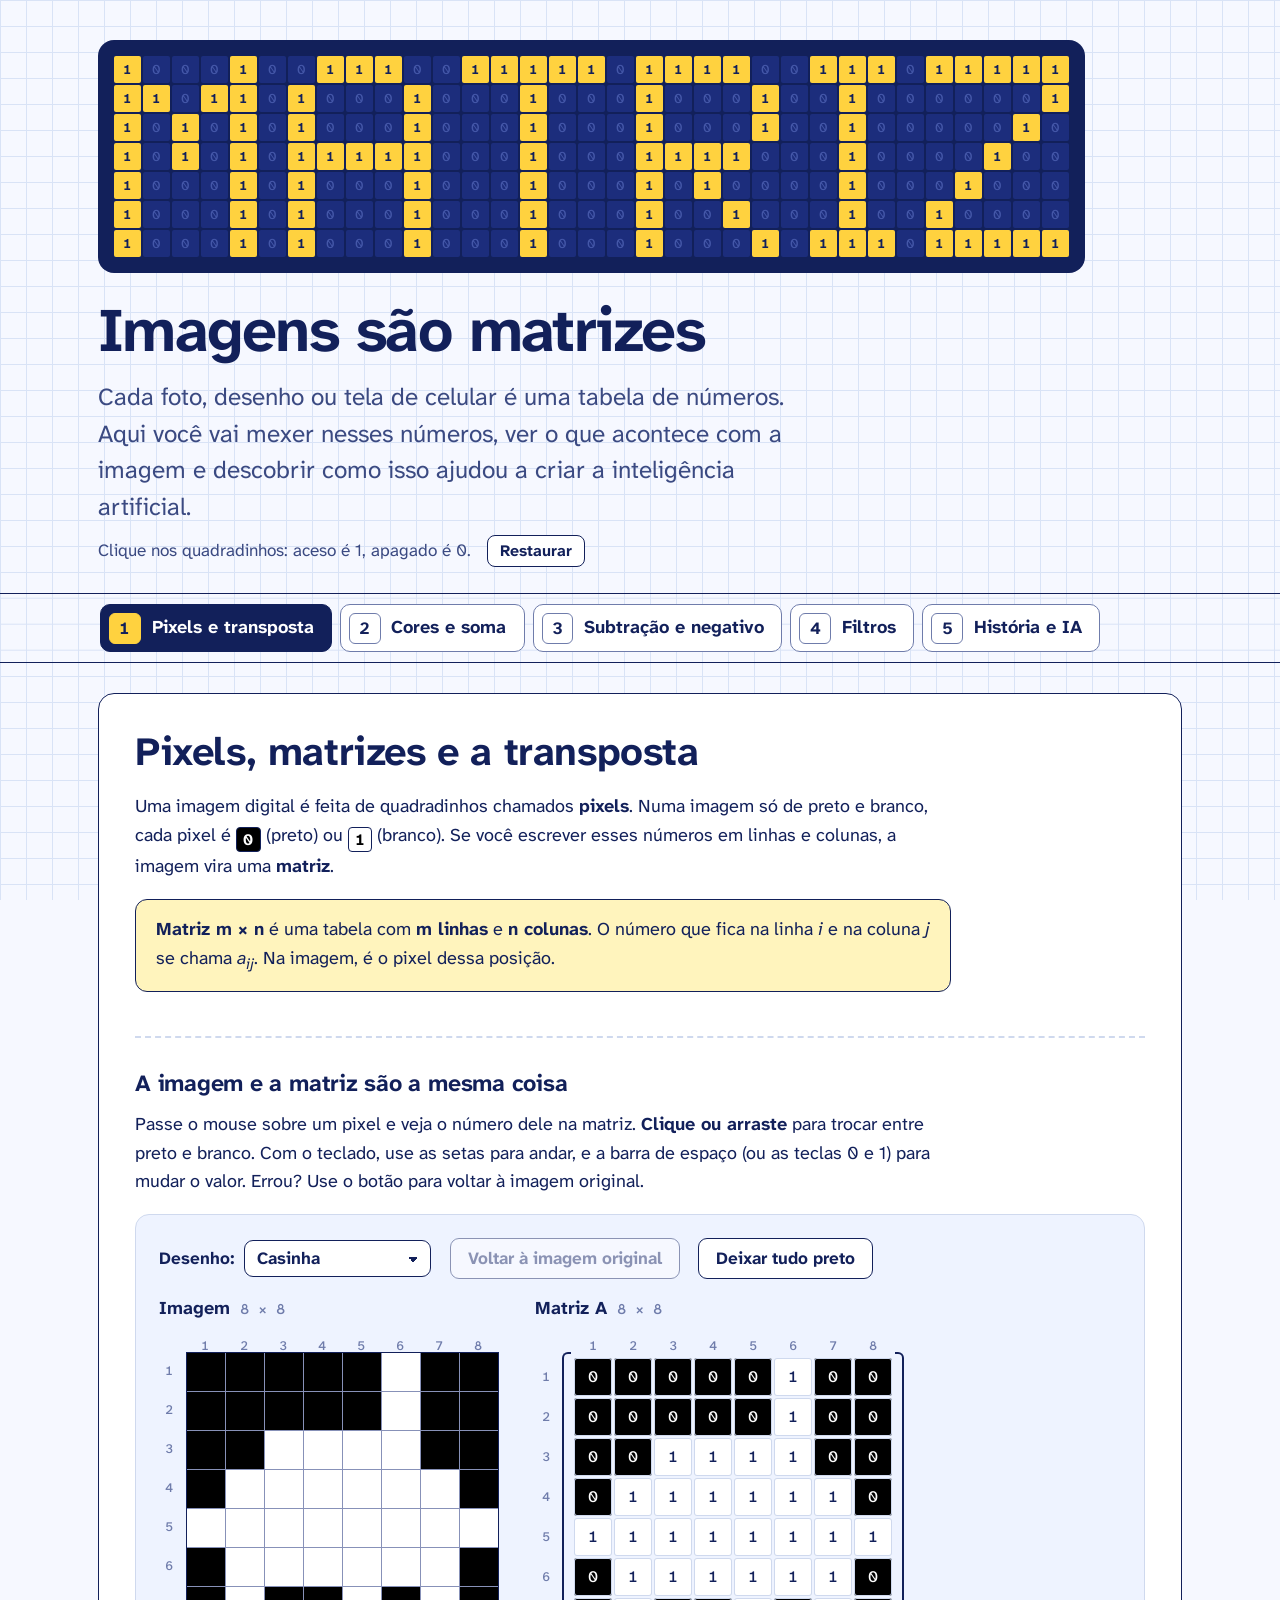
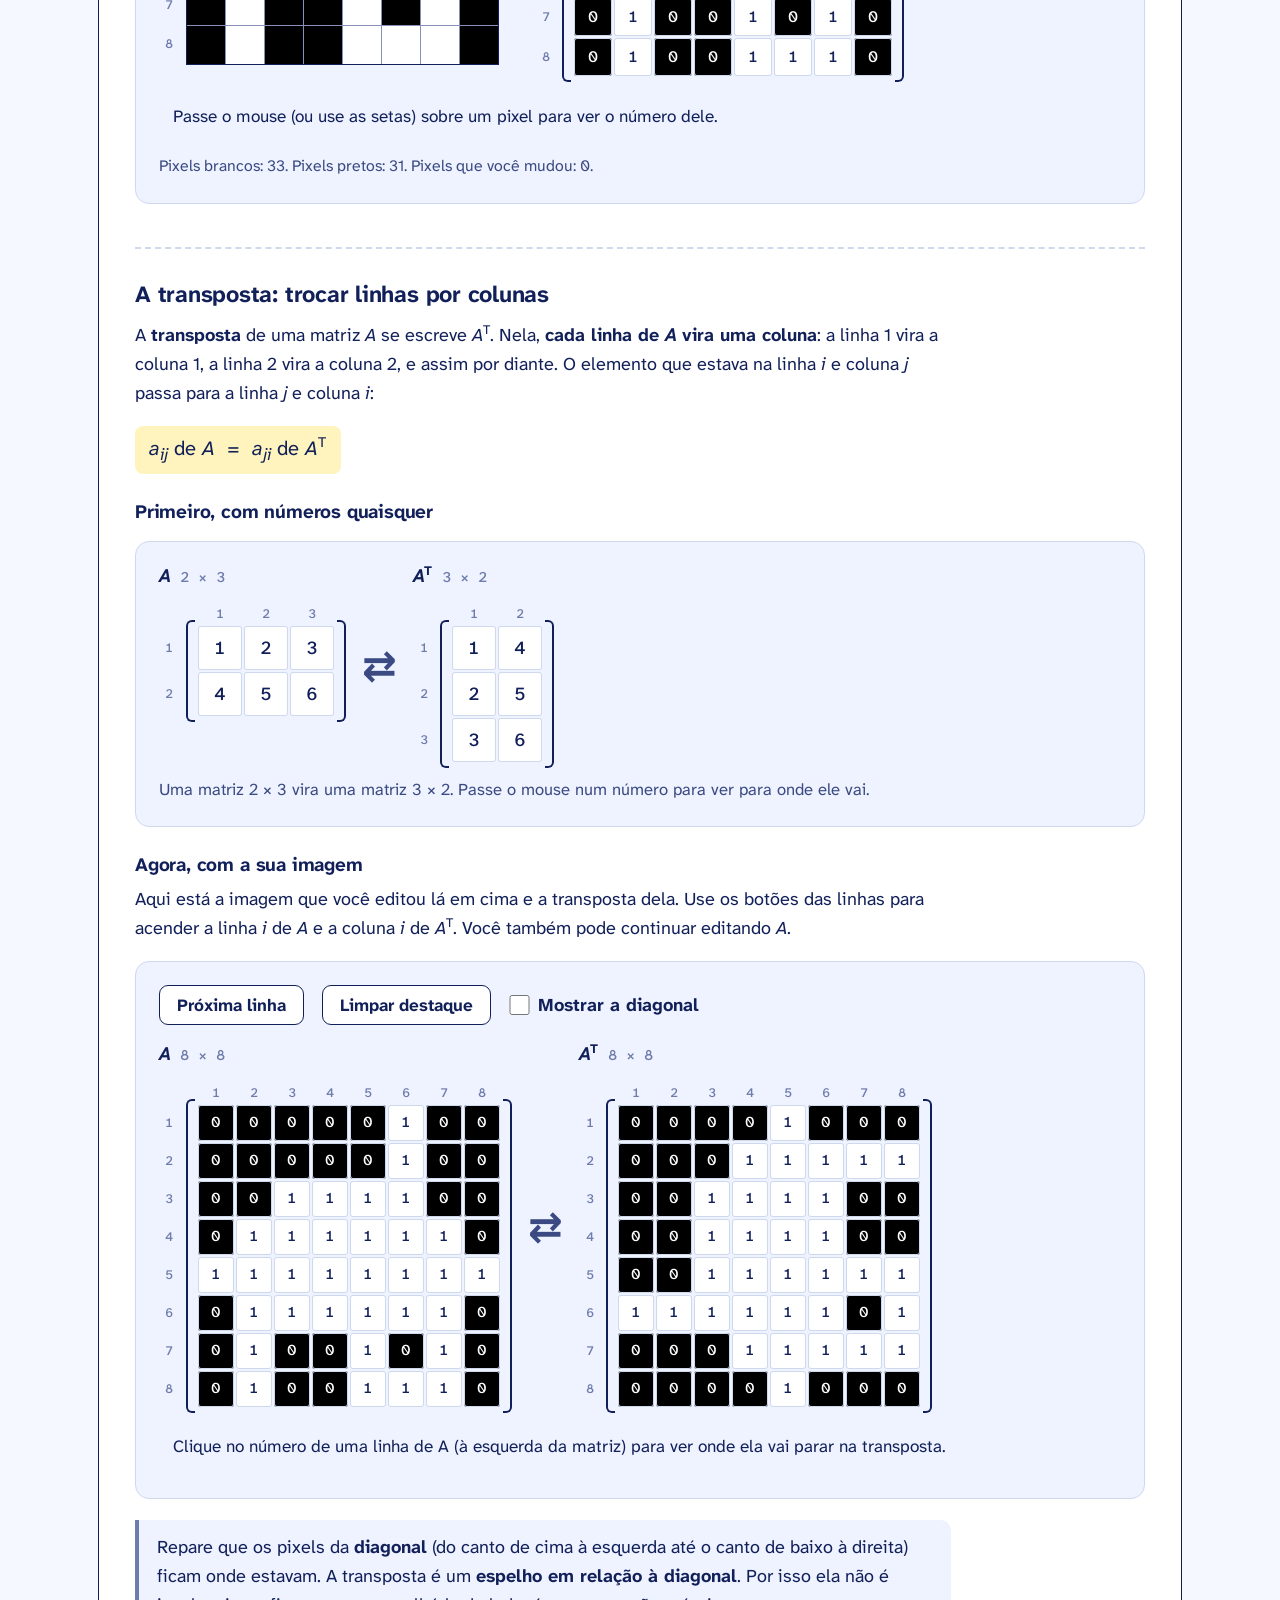
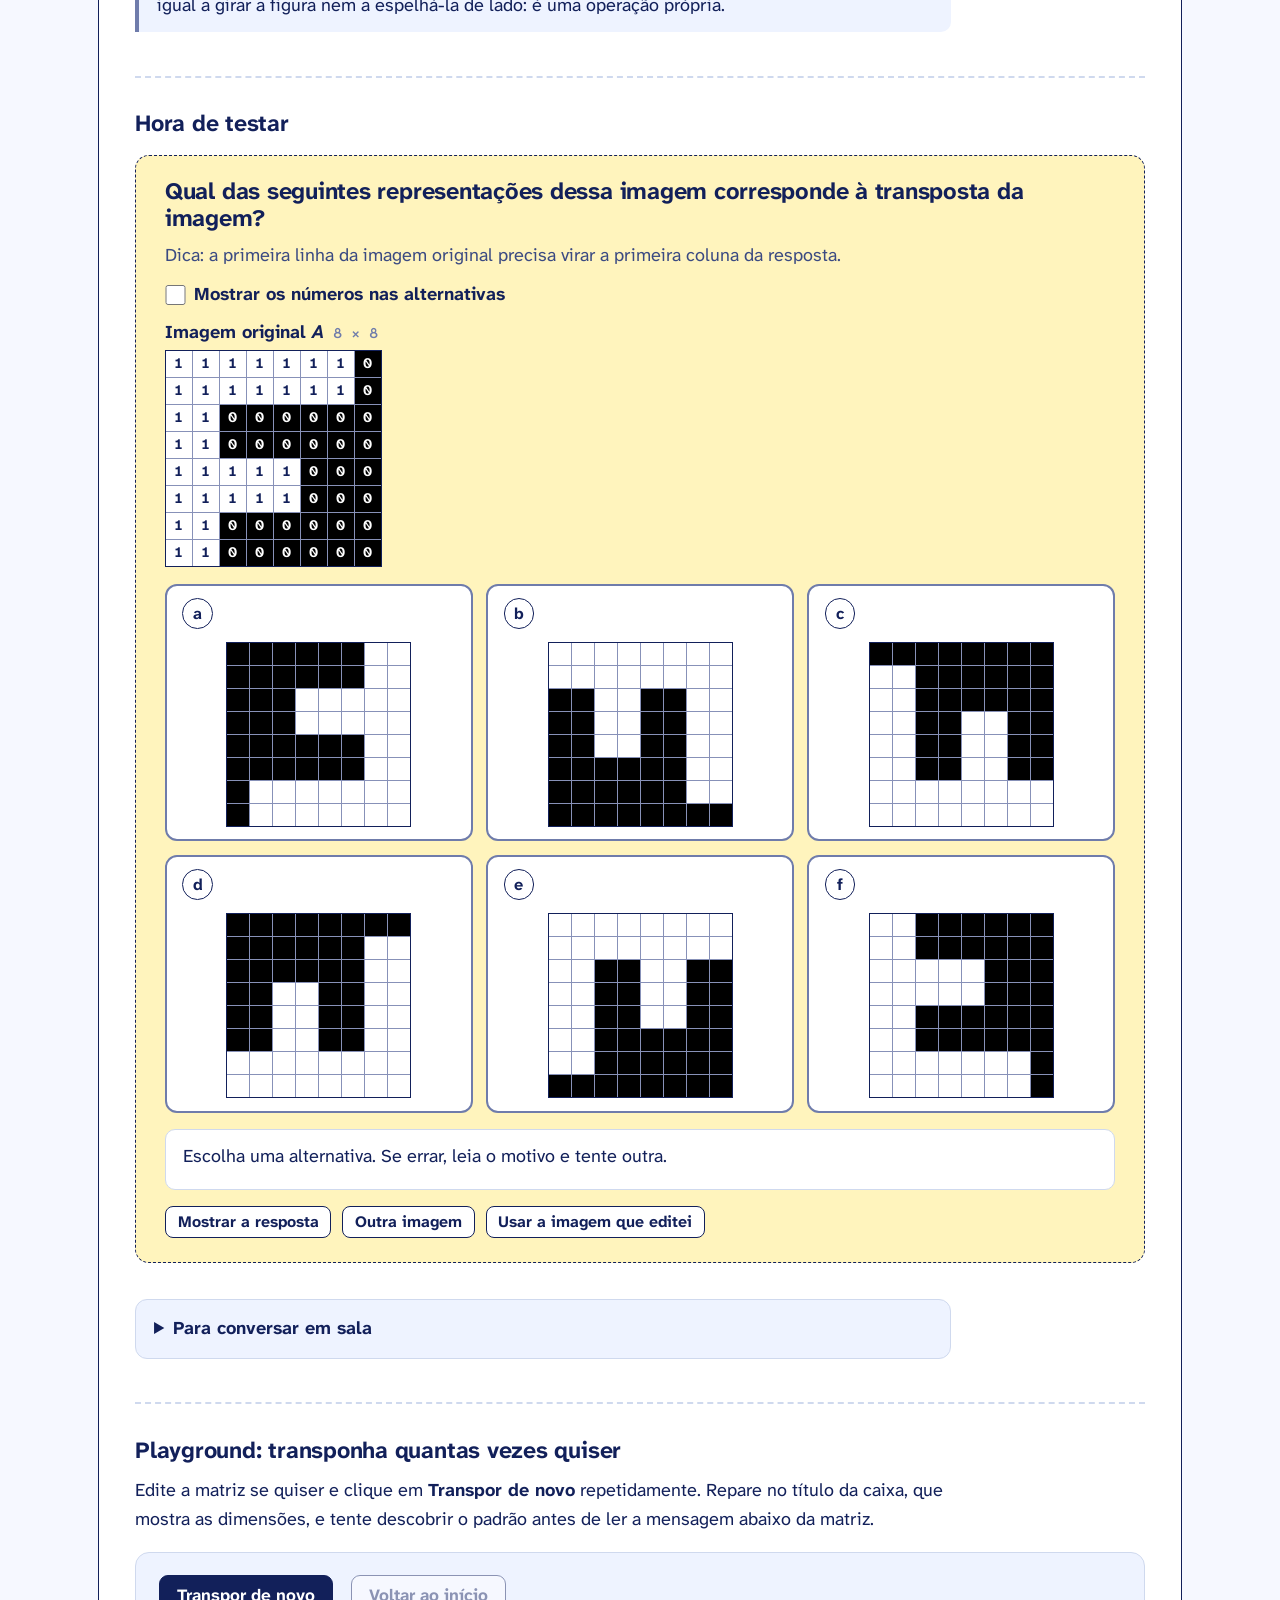
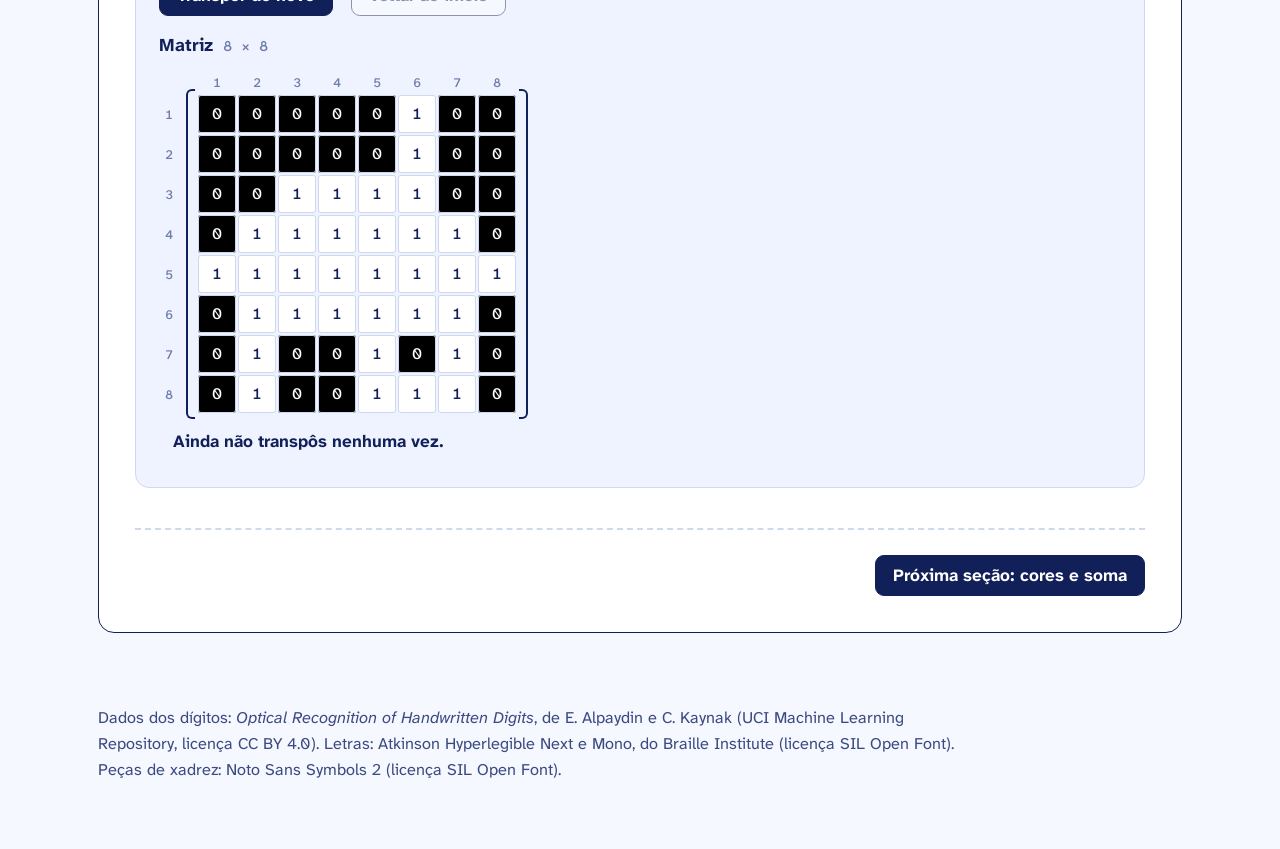
<file: index.html>
<!doctype html>
<html lang="pt-BR">
<head>
<meta charset="utf-8">
<meta name="viewport" content="width=device-width, initial-scale=1">
<!--
  Imagens são matrizes: atividade de sala de aula, arquivo único.
  Fontes embutidas (licença SIL Open Font License 1.1, https://openfontlicense.org):
    Atkinson Hyperlegible Next, Copyright 2020-2024 The Atkinson Hyperlegible Next Project Authors (https://github.com/googlefonts/atkinson-hyperlegible-next)
    Atkinson Hyperlegible Mono, Copyright 2020-2024 The Atkinson Hyperlegible Mono Project Authors (https://github.com/googlefonts/atkinson-hyperlegible-next-mono)
    Noto Sans Symbols 2 (peças de xadrez), Copyright 2022 The Noto Project Authors (https://github.com/notofonts/symbols)
  Dados dos dígitos: Optical Recognition of Handwritten Digits (E. Alpaydin e C. Kaynak), UCI Machine Learning Repository, CC BY 4.0.
-->
<title>Imagens são matrizes</title>
<meta name="description" content="Atividade interativa para o ensino médio: aprenda matrizes (transposta, soma, subtração e filtros) mexendo em imagens e descubra como isso levou à inteligência artificial.">
<meta name="theme-color" content="#f6f8ff">
<meta property="og:title" content="Imagens são matrizes">
<meta property="og:description" content="Mexa nos números de uma imagem e entenda transposta, soma, subtração e filtros. No fim, uma aula de história sobre como as matrizes levaram à IA.">
<meta property="og:type" content="website">
<link rel="icon" href="data:image/svg+xml,%3Csvg xmlns='http://www.w3.org/2000/svg' viewBox='0 0 3 3' shape-rendering='crispEdges'%3E%3Crect width='3' height='3' fill='%2312205a'/%3E%3Cpath d='M0 0h1v1H0zM2 0h1v1H2zM1 1h1v1H1zM0 2h1v1H0zM2 2h1v1H2z' fill='%23ffd23f'/%3E%3C/svg%3E">
<style>
@font-face{font-family:'Atkinson';font-style:normal;font-weight:400;font-display:swap;src:url([data-uri]) format('woff2');}
@font-face{font-family:'Atkinson';font-style:normal;font-weight:700;font-display:swap;src:url([data-uri]) format('woff2');}
@font-face{font-family:'Atkinson';font-style:italic;font-weight:400;font-display:swap;src:url([data-uri]) format('woff2');}
@font-face{font-family:'Atkinson Mono';font-style:normal;font-weight:500;font-display:swap;src:url([data-uri]) format('woff2');}
@font-face{font-family:'Atkinson Mono';font-style:normal;font-weight:700;font-display:swap;src:url([data-uri]) format('woff2');}
@font-face{font-family:'Pecas';font-style:normal;font-weight:400;font-display:swap;src:url([data-uri]) format('woff2');}
/* ==========================================================
   Imagens são matrizes — estilo "caderno quadriculado"
   Papel quadriculado, tinta azul-marinho e marca-texto amarelo.
   As cores vermelho, verde e azul são reservadas aos canais RGB.
   ========================================================== */

:root {
  --paper: #f6f8ff;
  --grid: #d9e3f6;
  --sheet: #ffffff;
  --ink: #12205a;
  --ink-2: #3b4a82;
  --ink-3: #6f7cab;
  --line: #cfd9ee;
  --soft: #eef3ff;
  --marker: #ffd23f;
  --marker-soft: #fff4bd;
  --red: #e5383b;
  --green: #12a150;
  --blue: #2457f5;
  --ok: #0c8a43;
  --ok-bg: #e6f7ec;
  --bad: #c92a2a;
  --bad-bg: #fdecec;
  --sans: "Atkinson", system-ui, -apple-system, "Segoe UI", Roboto, "Helvetica Neue", sans-serif;
  --mono: "Atkinson Mono", ui-monospace, "SF Mono", Menlo, Consolas, monospace;
  color-scheme: light;
}

*, *::before, *::after { box-sizing: border-box; }

html {
  font-size: clamp(16px, 0.85rem + 0.35vw, 19px);
  -webkit-text-size-adjust: 100%;
}

body {
  margin: 0;
  font-family: var(--sans);
  line-height: 1.6;
  color: var(--ink);
  background-color: var(--paper);
  background-image:
    linear-gradient(var(--grid) 1px, transparent 1px),
    linear-gradient(90deg, var(--grid) 1px, transparent 1px);
  background-size: 26px 26px;
  background-attachment: fixed;
}

img, canvas, svg { max-width: 100%; }
button, input, select { font: inherit; color: inherit; }
button { cursor: pointer; }
[hidden] { display: none !important; }

:focus-visible { outline: 3px solid var(--blue); outline-offset: 2px; }
/* O navegador foca a seção ao abrir um link como #secao-3 (e o <main> no "pular para o conteúdo").
   São contêineres, não controles: sem a moldura azul gigante em volta da página. */
.panel:focus, main:focus { outline: none; }

.skip {
  position: absolute; left: 12px; top: -60px; z-index: 100;
  background: var(--ink); color: #fff; padding: .5rem .9rem; border-radius: 8px;
}
.skip:focus { top: 12px; }

.wrap { width: 100%; max-width: 1140px; margin-inline: auto; padding-inline: clamp(12px, 3vw, 28px); }

/* ---------- tipografia ---------- */
h1, h2, h3, h4 { margin: 0; line-height: 1.15; letter-spacing: -0.01em; }
h1 { font-size: clamp(2rem, 1.1rem + 3.6vw, 3.4rem); font-weight: 700; letter-spacing: -0.025em; line-height: 1.04; }
h2 { font-size: clamp(1.55rem, 1.1rem + 1.8vw, 2.2rem); font-weight: 700; }
h3 { font-size: 1.28rem; font-weight: 700; }
h4 { font-size: 1.05rem; font-weight: 700; }
p { margin: 0 0 1rem; max-width: 68ch; }
a { color: var(--blue); text-underline-offset: 3px; }
a:hover { color: var(--ink); }
b, strong { font-weight: 700; }
sup { font-size: .72em; line-height: 0; }
small, .small { font-size: .875rem; }
.muted { color: var(--ink-2); }
.mono { font-family: var(--mono); font-weight: 500; }
.nowrap { white-space: nowrap; }

/* ---------- abertura ---------- */
.hero { padding: clamp(18px, 3.4vw, 40px) 0 clamp(14px, 2.4vw, 26px); }

.hero-bits {
  --pad: clamp(8px, 1.6vw, 16px);
  --gut: clamp(12px, 3vw, 28px);
  --bgap: 2px;
  --bit: min(27px, calc((100vw - 2 * var(--gut) - 2 * var(--pad) - (var(--cols) - 1) * var(--bgap)) / var(--cols)));
  display: grid;
  grid-template-columns: repeat(var(--cols), var(--bit));
  grid-auto-rows: var(--bit);
  gap: var(--bgap);
  width: max-content;
  max-width: 100%;
  margin: 0 0 clamp(14px, 2.4vw, 26px);
  padding: var(--pad);
  background: var(--ink);
  border-radius: clamp(10px, 1.6vw, 16px);
  user-select: none;
  -webkit-user-select: none;
  touch-action: none;
}
.bit {
  display: grid; place-items: center;
  background: #1c2d7c;
  color: #4457a8;
  font: 500 0/1 var(--mono);
  border-radius: 2px;
  cursor: pointer;
}
.bit.on { background: var(--marker); color: var(--ink); font-weight: 700; }
@media (min-width: 720px) {
  .bit { font-size: calc(var(--bit) * .5); }
}
@media (prefers-reduced-motion: no-preference) {
  .hero-bits.intro .bit.on {
    animation: bit-on .5s ease-out both;
    animation-delay: calc(var(--col) * 24ms + 150ms);
  }
}
@keyframes bit-on {
  from { background: #1c2d7c; color: #4457a8; transform: scale(.55); }
  to   { transform: scale(1); }
}
.hero-text { max-width: 60ch; }
.hero .lead { font-size: clamp(1.1rem, 1rem + .5vw, 1.35rem); line-height: 1.5; margin: .9rem 0 .5rem; color: var(--ink-2); }
.hero .hint { font-size: .95rem; margin: 0; color: var(--ink-2); display: flex; flex-wrap: wrap; gap: .4rem .9rem; align-items: center; }

/* ---------- abas ---------- */
.tabbar {
  position: sticky; top: 0; z-index: 30;
  background-color: var(--paper);
  background-image:
    linear-gradient(var(--grid) 1px, transparent 1px),
    linear-gradient(90deg, var(--grid) 1px, transparent 1px);
  background-size: 26px 26px;
  background-attachment: fixed;
  border-top: 1.5px solid var(--ink);
  border-bottom: 1.5px solid var(--ink);
}
.tabs {
  display: flex; gap: 8px;
  overflow-x: auto;
  padding: 10px 2px;
  scrollbar-width: thin;
}
.tab {
  flex: 0 0 auto;
  display: flex; align-items: center; gap: .6rem;
  padding: .4rem .95rem .4rem .45rem;
  border: 1.5px solid var(--ink-3);
  border-radius: 10px;
  background: #fff;
  color: var(--ink);
  font: 700 1rem/1.2 var(--sans);
  transition: background-color .12s, border-color .12s;
}
.tab-n {
  display: grid; place-items: center;
  width: 1.75rem; height: 1.75rem;
  border: 1.5px solid var(--ink-3); border-radius: 6px;
  font: 700 .95rem/1 var(--mono);
}
.tab:hover { background: var(--marker-soft); border-color: var(--ink); }
.tab[aria-selected="true"] { background: var(--ink); border-color: var(--ink); color: #fff; }
.tab[aria-selected="true"] .tab-n { background: var(--marker); border-color: var(--marker); color: var(--ink); }

/* ---------- seções ---------- */
.panel { padding: clamp(16px, 2.6vw, 30px) 0 72px; scroll-margin-top: 84px; }
.sheet {
  background: var(--sheet);
  border: 1.5px solid var(--ink);
  border-radius: 16px;
  padding: clamp(16px, 3vw, 36px);
}
.sheet > h2 { margin-bottom: .9rem; }
.part { margin-top: 2.4rem; padding-top: 1.8rem; border-top: 2px dashed var(--line); }
.part > h3:first-child { margin-bottom: .7rem; }
.part h4 { margin: 1.5rem 0 .5rem; }
.part .quiz { margin-top: 1rem; }

.key {
  background: var(--marker-soft);
  border: 1.5px solid var(--ink);
  border-radius: 12px;
  padding: .85rem 1.1rem;
  max-width: 68ch;
  margin: 0 0 1rem;
}
.key p:last-child { margin-bottom: 0; }
.note {
  background: var(--soft);
  border-left: 4px solid var(--ink-3);
  border-radius: 0 10px 10px 0;
  padding: .7rem 1rem;
  max-width: 68ch;
  margin: 0 0 1rem;
}
.note p:last-child { margin-bottom: 0; }

.chip {
  display: inline-grid; place-items: center;
  min-width: 1.55em; height: 1.55em; padding: 0 .25em;
  border: 1.5px solid var(--ink); border-radius: 4px;
  font: 700 .88em/1 var(--mono);
  vertical-align: -.22em;
}
.chip0 { background: #000; color: #fff; }
.chip1 { background: #fff; color: #000; }
.tag-r { color: var(--red); font-weight: 700; }
.tag-g { color: var(--green); font-weight: 700; }
.tag-b { color: var(--blue); font-weight: 700; }

/* ---------- controles ---------- */
.row { display: flex; flex-wrap: wrap; align-items: center; gap: .6rem 1rem; }
.row.tight { gap: .4rem .6rem; }
.stack { display: grid; gap: .8rem; }

.btn {
  display: inline-flex; align-items: center; justify-content: center; gap: .4rem;
  padding: .5rem .95rem;
  border: 1.5px solid var(--ink);
  border-radius: 9px;
  background: #fff;
  color: var(--ink);
  font: 700 .95rem/1.2 var(--sans);
  transition: background-color .12s;
}
.btn:hover { background: var(--marker-soft); }
.btn:active { background: var(--marker); }
.btn.primary { background: var(--ink); color: #fff; }
.btn.primary:hover { background: #1d3180; }
.btn.sm { padding: .32rem .65rem; font-size: .88rem; border-radius: 8px; }
.btn[aria-pressed="true"] { background: var(--marker); }
.btn:disabled { opacity: .45; cursor: not-allowed; }

.field { display: inline-flex; align-items: center; gap: .5rem; font-weight: 700; font-size: .95rem; }
.sel {
  border: 1.5px solid var(--ink);
  border-radius: 9px;
  background: #fff;
  padding: .4rem 2rem .4rem .7rem;
  font: 700 .95rem/1.2 var(--sans);
  color: var(--ink);
  appearance: none;
  background-image: linear-gradient(45deg, transparent 50%, var(--ink) 50%), linear-gradient(135deg, var(--ink) 50%, transparent 50%);
  background-position: calc(100% - 17px) 55%, calc(100% - 12px) 55%;
  background-size: 5px 5px;
  background-repeat: no-repeat;
}
.check { display: inline-flex; align-items: center; gap: .45rem; font-weight: 700; cursor: pointer; }
.check input { width: 1.15rem; height: 1.15rem; accent-color: var(--ink); margin: 0; }
input[type="range"] { accent-color: var(--ink); width: 100%; min-width: 120px; height: 1.6rem; margin: 0; }
.num {
  width: 4.2rem; padding: .3rem .4rem; text-align: center;
  border: 1.5px solid var(--ink); border-radius: 8px; background: #fff;
  font: 500 1rem var(--mono);
}

.infoline {
  min-height: 2.9em;
  margin: .7rem 0 0;
  padding: .45rem .8rem;
  background: var(--soft);
  border-radius: 10px;
  font-size: .95rem;
  max-width: none;
}
.infoline .mono { font-weight: 700; }

.nextrow { display: flex; justify-content: space-between; gap: 1rem; margin-top: 2.2rem; padding-top: 1.4rem; border-top: 2px dashed var(--line); flex-wrap: wrap; }

footer.site { padding: 0 0 48px; font-size: .9rem; color: var(--ink-2); }
footer.site p { max-width: 80ch; }

noscript .note { margin: 2rem auto; }

@media (prefers-reduced-motion: reduce) {
  * { animation: none !important; transition: none !important; scroll-behavior: auto !important; }
}

/* ==========================================================
   Componentes compartilhados: matriz/imagem, equação, pergunta, comparador
   ========================================================== */

/* ---------- caixa de matriz (título + rótulos + grade) ---------- */
.mbox {
  --gap: 2px; --padx: 12px; --pady: 6px;
  margin: 0;
  display: grid;
  gap: .3rem;
  justify-items: start;
  align-content: start;
}
.mbox.is-image { --gap: 0px; --padx: 0px; --pady: 0px; }
.mcap { display: flex; flex-wrap: wrap; align-items: baseline; gap: 0 .55rem; font-weight: 700; font-size: 1rem; line-height: 1.3; }
.mcap .dim { font: 500 .82rem var(--mono); color: var(--ink-3); }

.mlab-wrap { display: grid; grid-template-columns: auto auto; align-items: start; }
.collabs {
  grid-column: 2;
  display: grid; grid-template-columns: repeat(var(--cols), var(--cell)); gap: var(--gap);
  padding-inline: var(--padx);
  height: 1.45rem; align-items: end;
}
.rowlabs {
  grid-column: 1; grid-row: 2;
  display: grid; grid-auto-rows: var(--cell); gap: var(--gap);
  padding-block: var(--pady); padding-right: .3rem;
}
.mslot { grid-column: 2; grid-row: 2; }
.mlab {
  display: grid; place-items: center;
  min-width: 1.2rem;
  border: 0; border-radius: 4px; background: transparent;
  padding: 0 .1rem;
  font: 500 .72rem/1 var(--mono); color: var(--ink-3);
}
button.mlab:hover { color: var(--ink); background: var(--marker-soft); }
button.mlab[aria-pressed="true"] { background: var(--marker); color: var(--ink); font-weight: 700; }

/* ---------- grade ---------- */
.mxgrid {
  --gap: 2px; --padx: 12px; --pady: 6px;
  position: relative;
  display: grid;
  grid-template-columns: repeat(var(--cols), var(--cell));
  grid-auto-rows: var(--cell);
  width: max-content;
  user-select: none; -webkit-user-select: none;
}
.mxgrid.editable { touch-action: none; }
.mxgrid.editable .c:not(.fixed) { cursor: pointer; }

.mxgrid.matrix { gap: var(--gap); padding: var(--pady) var(--padx); }
.mxgrid.matrix::before, .mxgrid.matrix::after {
  content: ""; position: absolute; top: 0; bottom: 0; width: 9px;
  border: 2.5px solid var(--ink); pointer-events: none;
}
.mxgrid.matrix::before { left: 0; border-right: 0; border-radius: 6px 0 0 6px; }
.mxgrid.matrix::after  { right: 0; border-left: 0; border-radius: 0 6px 6px 0; }

.mxgrid.image { --gap: 0px; --padx: 0px; --pady: 0px; gap: 0; border: 1.5px solid var(--ink); background: #000; }
.mxgrid.image.lines { --gap: 1px; gap: 1px; background: #8791b8; }
.mbox.is-image.lines { --gap: 1px; }

.mxgrid .c {
  position: relative;
  display: grid; place-items: center;
  min-width: 0; min-height: 0;
  font: 500 calc(var(--cell) * .42)/1 var(--mono);
  color: var(--ink);
  background: #fff;
}
.mxgrid.matrix .c { border-radius: 3px; box-shadow: inset 0 0 0 1px var(--line); }
.mxgrid.image .c { font-size: 0; }
.mxgrid .c .v { pointer-events: none; }

.mxgrid .c input.v {
  pointer-events: auto;
  width: 100%; height: 100%;
  margin: 0; padding: 0;
  border: 0; border-radius: inherit; background: transparent;
  color: inherit; font: inherit; text-align: center;
  user-select: text; -webkit-user-select: text;
}
.mxgrid .c input.v:focus-visible { outline: 3px solid var(--blue); outline-offset: -3px; }

/* estados (vêm depois dos tipos para vencer em especificidade igual) */
.mxgrid .c.hl { z-index: 4; box-shadow: inset 0 0 0 2px var(--marker), inset 0 0 0 4px var(--ink); }
.mxgrid .c.pin { z-index: 5; box-shadow: inset 0 0 0 3px var(--marker), inset 0 0 0 5px var(--ink); }
.mxgrid .c.win { z-index: 2; box-shadow: inset 0 0 0 2px var(--blue); }
.mxgrid .c.win-c { z-index: 3; box-shadow: inset 0 0 0 3px var(--marker), inset 0 0 0 5px var(--ink); }
.mxgrid .c.dim { opacity: .3; }
.mxgrid .c.tint::after {
  content: ""; position: absolute; inset: 0; border-radius: inherit;
  background: var(--tint, var(--blue)); opacity: .55; pointer-events: none;
}
.mxgrid .c.sat-hi::before, .mxgrid .c.sat-lo::before {
  content: ""; position: absolute; top: 2px; right: 2px; z-index: 2;
  border: 4px solid transparent;
  filter: drop-shadow(0 0 .6px var(--ink)) drop-shadow(0 0 .6px var(--ink));
  pointer-events: none;
}
.mxgrid .c.sat-hi::before { border-top: 0; border-bottom: 7px solid var(--marker); }
.mxgrid .c.sat-lo::before { border-bottom: 0; border-top: 7px solid #fff; }

/* ---------- equação ---------- */
.eq { display: flex; flex-wrap: wrap; align-items: flex-start; justify-content: center; gap: 1rem .8rem; }
.eq > .op { align-self: center; font: 700 2.3rem/1 var(--sans); color: var(--ink-2); padding: 0 .1rem; }
.eq.left { justify-content: flex-start; }

/* ---------- pergunta ---------- */
.quiz {
  margin-top: 2.4rem;
  padding: 1.2rem clamp(.9rem, 2.5vw, 1.6rem) 1.3rem;
  background: var(--marker-soft);
  border: 1.5px dashed var(--ink);
  border-radius: 14px;
}
.quiz .q { font-size: 1.3rem; margin-bottom: .5rem; }
.quiz .q-sub { margin: 0 0 .6rem; color: var(--ink-2); }
.quiz .q-ctx { margin: .4rem 0 .9rem; display: flex; flex-wrap: wrap; gap: 1rem 1.6rem; align-items: center; }
.quiz .opts {
  display: grid; gap: .75rem;
  grid-template-columns: repeat(auto-fit, minmax(var(--optw, 200px), 1fr));
  margin: .9rem 0;
}
.quiz.list .opts { grid-template-columns: 1fr; }
.opt {
  display: flex; align-items: flex-start; gap: .7rem;
  padding: .7rem .85rem;
  text-align: left;
  background: #fff;
  border: 2px solid var(--ink-3);
  border-radius: 12px;
  color: var(--ink);
  font: 400 1rem/1.45 var(--sans);
  transition: box-shadow .12s, border-color .12s;
}
.opt:hover { border-color: var(--ink); box-shadow: 0 0 0 3px var(--marker); }
.opt-k {
  flex: 0 0 auto; display: grid; place-items: center;
  width: 1.7rem; height: 1.7rem; border-radius: 50%;
  border: 1.5px solid var(--ink); background: #fff;
  font: 700 .9rem/1 var(--sans);
}
.opt-body { flex: 1 1 auto; min-width: 0; }
.opt.vis { flex-direction: column; align-items: stretch; }
.opt.vis .opt-body { display: grid; justify-items: center; align-content: start; gap: .35rem; }
.opt-name { display: block; font-weight: 700; font-size: .88rem; line-height: 1.3; color: var(--ink-2); text-align: center; }
.opt.list-item .opt-name { text-align: left; }
.opt.correct { border-color: var(--ok); background: var(--ok-bg); }
.opt.correct .opt-k { background: var(--ok); border-color: var(--ok); color: #fff; }
.opt.wrong { border-color: var(--bad); background: var(--bad-bg); }
.opt.wrong .opt-k { background: var(--bad); border-color: var(--bad); color: #fff; }
.opt.correct .opt-name { color: var(--ok); }
.opt.wrong .opt-name { color: var(--bad); }

.fb {
  min-height: 3.4rem; max-width: none; margin: 0;
  padding: .7rem .95rem;
  background: #fff; border: 1.5px solid var(--line); border-radius: 10px;
}
.fb.ok { border-color: var(--ok); background: var(--ok-bg); }
.fb.bad { border-color: var(--bad); background: var(--bad-bg); }
.fb b:first-child { margin-right: .3rem; }
.quiz-actions { display: flex; flex-wrap: wrap; gap: .6rem; margin-top: .85rem; }

/* ---------- comparador antes/depois ---------- */
.cmp {
  --pos: 50%;
  position: relative;
  width: 100%; max-width: 560px;
  border: 1.5px solid var(--ink); border-radius: 8px; overflow: hidden;
  background: #000;
  user-select: none; -webkit-user-select: none;
  touch-action: pan-y;
  cursor: ew-resize;
}
.cmp canvas { display: block; width: 100%; height: auto; }
.cmp canvas.crisp { image-rendering: pixelated; }
.cmp .after { position: absolute; inset: 0; width: 100%; height: 100%; clip-path: inset(0 0 0 var(--pos)); }
.cmp .handle { position: absolute; top: 0; bottom: 0; left: var(--pos); border-left: 3px solid var(--marker); filter: drop-shadow(0 0 2px rgba(0,0,0,.7)); pointer-events: none; }
.cmp .knob {
  position: absolute; top: 50%; left: var(--pos); transform: translate(-50%, -50%);
  width: 2.3rem; height: 2.3rem; border-radius: 50%;
  display: grid; place-items: center;
  background: var(--marker); border: 2px solid var(--ink);
  font: 700 .85rem/1 var(--sans); color: var(--ink);
  pointer-events: none;
}
.cmp .tl, .cmp .tr {
  position: absolute; top: 8px; padding: .12rem .55rem; border-radius: 6px;
  background: rgba(255,255,255,.92); color: var(--ink);
  font: 700 .8rem/1.3 var(--sans); pointer-events: none;
}
.cmp .tl { left: 8px; }
.cmp .tr { right: 8px; }

/* ---------- barra horizontal simples ---------- */
.bar { height: .85rem; background: var(--soft); border: 1.5px solid var(--ink-3); border-radius: 6px; overflow: hidden; }
.bar > i { display: block; height: 100%; width: var(--w, 0%); background: var(--ink); transition: width .15s; }

/* ==========================================================
   Laboratórios e blocos de cada seção
   ========================================================== */

.sr-only {
  position: absolute !important; width: 1px; height: 1px; margin: -1px; padding: 0;
  overflow: hidden; clip: rect(0 0 0 0); white-space: nowrap; border: 0;
}

/* ---------- laboratório (caixa onde o aluno mexe) ---------- */
.lab {
  margin: 1rem 0 1.2rem;
  padding: clamp(.8rem, 2vw, 1.25rem);
  background: var(--soft);
  border: 1.5px solid var(--line);
  border-radius: 14px;
}
.lab-bar { display: flex; flex-wrap: wrap; align-items: center; gap: .6rem 1rem; margin-bottom: 1rem; }
.stage { display: flex; flex-wrap: wrap; align-items: flex-start; gap: 1.2rem 2rem; }
.stage.center { justify-content: center; }
.statline { margin: .5rem 0 0; font-size: .92rem; color: var(--ink-2); max-width: none; }
.formula { font-size: 1.12rem; margin: 0 0 1rem; padding: .35rem .8rem; background: var(--marker-soft); border-radius: 8px; width: fit-content; max-width: 100%; }

.talk { margin-top: 2rem; background: var(--soft); border: 1.5px solid var(--line); border-radius: 12px; padding: .2rem 1rem; max-width: 68ch; }
.talk summary { cursor: pointer; font-weight: 700; padding: .6rem 0; }
.talk ul { margin: 0 0 .8rem; padding-left: 1.2rem; }
.talk li { margin: .3rem 0; }

.challenge { margin-top: 1.2rem; padding: .9rem 1.1rem; border: 2px dashed var(--ink-3); border-radius: 12px; background: #fff; max-width: 68ch; }
.challenge h4 { margin-bottom: .3rem; }
.challenge p { margin-bottom: .6rem; }
.status { display: block; padding: .5rem .8rem; border-radius: 9px; background: var(--soft); font-weight: 700; font-size: .95rem; }
.status.done { background: var(--ok-bg); color: var(--ok); }

/* ---------- pergunta da seção 1 ---------- */
.quiz-tools { margin: .2rem 0 .4rem; }
.optpix { display: grid; justify-items: center; }
.optpix .mxgrid { margin: 0 auto; }
.mxgrid.image.digits .c { font-size: calc(var(--cell) * .56); font-weight: 700; }
.mxgrid.image.digits .c .v { visibility: hidden; }
.mxgrid.image.digits.nums .c .v,
.show-nums .mxgrid.image.digits .c .v { visibility: visible; }

.picker .small { max-width: 46ch; }

/* ---------- seção 2: cores ---------- */
.swatch { display: inline-block; width: 1.15em; height: 1.15em; border-radius: 4px; border: 1.5px solid var(--ink); vertical-align: -.2em; margin: 0 .2em; }
.swatch.big { width: 1.9rem; height: 1.9rem; border-radius: 7px; margin: 0 .2rem; vertical-align: middle; }

.brush { display: flex; flex-wrap: wrap; align-items: center; gap: .5rem .55rem; margin-bottom: 1rem; }
.sw { width: 1.9rem; height: 1.9rem; border-radius: 8px; border: 2px solid var(--ink); padding: 0; }
.sw:hover { box-shadow: 0 0 0 3px var(--marker); }
.sw[aria-pressed="true"] { box-shadow: 0 0 0 3px var(--marker), 0 0 0 5px var(--ink); }
.brush-in { display: inline-flex; align-items: center; gap: .3rem; font-weight: 700; margin-left: .5rem; }
.num.sm { width: 3.6rem; padding: .2rem .3rem; font-size: .95rem; }

.seg { display: inline-flex; align-items: center; gap: .4rem; }
.seg-l { font-weight: 700; font-size: .95rem; }

.mbox.off { opacity: .32; }
.mbox.off .mcap { text-decoration: line-through; }

.lab-bar input[type="range"] { flex: 1 1 200px; max-width: 340px; }
.k-field { white-space: nowrap; }
.kout { display: inline-block; min-width: 4.2ch; font-weight: 700; font-size: 1.25rem; }
.photo { flex: 1 1 300px; max-width: 480px; display: grid; gap: .6rem; align-content: start; }
.photo p { margin: 0; }
.legend { margin: .6rem 0 0; max-width: none; }
.tri { display: inline-block; width: 0; height: 0; border: 5px solid transparent; vertical-align: -.1em; margin: 0 .1rem; filter: drop-shadow(0 0 .6px var(--ink)) drop-shadow(0 0 .6px var(--ink)); }
.tri.hi { border-top: 0; border-bottom: 8px solid var(--marker); }
.tri.lo { border-bottom: 0; border-top: 8px solid #fff; }

.mini-pair { display: flex; flex-wrap: wrap; gap: 1rem; margin-top: .7rem; }
.mini { margin: 0; display: grid; gap: .2rem; justify-items: start; }
.mini figcaption { font-size: .8rem; color: var(--ink-2); font-weight: 700; }
.lab h4 { margin: 1.3rem 0 .5rem; }

/* ---------- seção 3: negativo ---------- */
.px-demo { display: flex; flex-wrap: wrap; align-items: center; gap: 1rem 1.6rem; margin: .6rem 0 1.1rem; }
.px-fig { margin: 0; display: grid; gap: .3rem; justify-items: center; }
.px-fig figcaption { font-weight: 700; font-size: .9rem; color: var(--ink-2); }
.px-sw { width: 6.2rem; height: 6.2rem; border-radius: 14px; border: 2px solid var(--ink); display: grid; place-items: center; font: 700 1.5rem var(--mono); }
.px-formula { font-size: 1.6rem; font-weight: 700; white-space: nowrap; }
.strips { display: grid; gap: 1rem; max-width: 640px; }
.strip { position: relative; height: 2rem; margin-top: .3rem; border: 2px solid var(--ink); border-radius: 8px; background: linear-gradient(90deg, #000, #fff); }
.strip.rev { background: linear-gradient(90deg, #fff, #000); }
.strip .mk { position: absolute; top: -.45rem; bottom: -.45rem; width: 0; border-left: 4px solid var(--marker); transform: translateX(-2px); filter: drop-shadow(0 0 1px var(--ink)) drop-shadow(0 0 1px var(--ink)); }
.photo-wide { max-width: 560px; margin: .2rem 0 .6rem; }

/* ---------- seção 4: filtros ---------- */
.steps { margin: .3rem 0 0; padding-left: 1.3rem; }
.steps li { margin: .25rem 0; }
.kdesc { margin: 0 0 1rem; }
.receipt { margin-top: .9rem; padding: .7rem 1rem; background: #fff; border: 1.5px solid var(--line); border-radius: 10px; max-width: 640px; }
.receipt p { margin: 0 0 .3rem; max-width: none; }
.receipt .big { font-size: 1.1rem; margin: .5rem 0 0; }

.chal-list { list-style: none; margin: 0; padding: 0; display: grid; gap: .7rem; max-width: 820px; }
.chal { display: flex; gap: .8rem; padding: .75rem .95rem; border: 1.5px solid var(--line); border-radius: 12px; background: #fff; }
.chal-mark { flex: 0 0 auto; position: relative; width: 1.6rem; height: 1.6rem; margin-top: .1rem; border-radius: 50%; border: 2px solid var(--ink-3); background: #fff; }
.chal.done { border-color: var(--ok); background: var(--ok-bg); }
.chal.done .chal-mark { background: var(--ok); border-color: var(--ok); }
.chal.done .chal-mark::after { content: ""; position: absolute; left: .44rem; top: .12rem; width: .38rem; height: .8rem; border: solid #fff; border-width: 0 3px 3px 0; transform: rotate(45deg); }
.chal-status { color: var(--ok); font-weight: 700; }
.chal-body { display: grid; gap: .5rem; min-width: 0; }
.chal-hint { margin: 0; padding: .5rem .75rem; background: var(--marker-soft); border-radius: 8px; max-width: 60ch; }

.chips { display: flex; flex-wrap: wrap; gap: .4rem; margin: .5rem 0 .9rem; }
.kside { flex: 1 1 290px; display: grid; gap: .6rem; align-content: start; min-width: 260px; max-width: 540px; }
.kside .infoline { margin: 0; }

.rcp-grid { display: grid; grid-template-columns: repeat(auto-fit, minmax(250px, 1fr)); gap: 1rem; }
.rcp { padding: .9rem 1rem; border: 1.5px solid var(--line); border-radius: 12px; background: var(--soft); display: grid; gap: .55rem; align-content: start; justify-items: start; }
.rcp h5 { margin: 0; font-size: 1.05rem; }
.rcp p { margin: 0; font-size: .95rem; }
.rcp-k { display: flex; align-items: center; gap: .8rem; }
.rcp-x { font-weight: 700; }
.kopt { display: grid; justify-items: center; gap: .3rem; }
.thumb { display: block; width: 150px; max-width: 100%; height: auto; border: 1.5px solid var(--ink); border-radius: 6px; }

/* ---------- seção 5: história e IA ---------- */
.timeline { list-style: none; margin: 1rem 0 1.4rem; padding: 0; display: grid; gap: 1.3rem; max-width: 860px; }
.timeline > li { position: relative; display: grid; grid-template-columns: 6.3rem minmax(0, 1fr); gap: 0 1rem; align-items: start; }
.timeline > li::before { content: ""; position: absolute; left: 3.15rem; top: 2.3rem; bottom: -1.3rem; border-left: 2px dashed var(--line); }
.timeline > li:last-child::before { display: none; }
.yr { display: grid; place-items: center; height: 2rem; padding: 0 .3rem; border: 1.5px solid var(--ink); border-radius: 8px; background: var(--ink); color: #fff; font: 700 .9rem/1 var(--mono); white-space: nowrap; }
.tl-body { min-width: 0; }
.tl-body h4 { margin: .2rem 0 .35rem; }
.tl-body p { margin: 0 0 .7rem; }
@media (max-width: 560px) {
  .timeline > li { grid-template-columns: 1fr; }
  .timeline > li::before { display: none; }
  .yr { justify-self: start; padding: 0 .8rem; margin-bottom: .35rem; }
}

.lab.compact { max-width: 660px; margin: .6rem 0 1rem; }
.s5-retina { display: flex; flex-wrap: wrap; gap: 1rem 1.6rem; align-items: flex-start; }
.s5-char { width: 3.6rem; font-family: var(--sans); font-size: 1.3rem; font-weight: 700; }

.lab h5 { margin: 1.6rem 0 .5rem; font-size: 1.08rem; line-height: 1.25; }
.lab .s5-cap { display: flex; align-items: center; gap: .55rem; margin: 0 0 .65rem; }
.s5-n { display: grid; place-items: center; width: 1.6rem; height: 1.6rem; border: 1.5px solid var(--ink); border-radius: 6px; background: var(--marker); font: 700 .9rem/1 var(--mono); }
.s5-stage { gap: 1.4rem 2.2rem; align-items: flex-start; }
.s5-col { flex: 0 0 auto; width: min(100%, 290px); display: grid; gap: .6rem; align-content: start; justify-items: start; min-width: 0; max-width: 100%; }
.s5-col p { margin: 0; }
.s5-colc { flex: 1 1 260px; width: auto; min-width: min(100%, 260px); }

.pad-wrap { position: relative; width: min(100%, 280px); }
.s5-pad { display: block; width: 100%; height: auto; aspect-ratio: 1 / 1; background: #fff; border: 2px solid var(--ink); border-radius: 12px; touch-action: none; cursor: crosshair; }
.s5-padhint { position: absolute; inset: 0; display: grid; place-items: center; padding: 1rem; text-align: center; font-weight: 700; color: var(--ink-3); pointer-events: none; }

.bm-wrap { position: relative; width: 128px; height: 128px; border: 1.5px solid var(--ink); background: #fff; }
.bm { display: block; width: 100%; height: 100%; image-rendering: pixelated; }
.bm-mark { position: absolute; width: 12.5%; height: 12.5%; box-shadow: 0 0 0 2px var(--marker), 0 0 0 3.5px var(--ink); pointer-events: none; }
.s5-seehelp { max-width: 34ch; }

.s5-verdict { margin: 0; max-width: 32ch; min-height: 3.4em; font-size: 1.15rem; line-height: 1.55; }
.vbig { display: inline-grid; place-items: center; min-width: 2rem; height: 2.2rem; margin: 0 .15rem; padding: 0 .4rem; background: var(--marker); border: 2px solid var(--ink); border-radius: 8px; font: 700 1.4rem/1 var(--mono); vertical-align: -.35em; }
.s5-truth { margin: 0; padding: .4rem .7rem; border-radius: 8px; font-weight: 700; }
.s5-truth.ok { background: var(--ok-bg); color: var(--ok); }
.s5-truth.bad { background: var(--bad-bg); color: var(--bad); }
.s5-probs { list-style: none; margin: .2rem 0 0; padding: 0; display: grid; gap: .25rem; width: 100%; max-width: 360px; }
.s5-probs li { display: grid; grid-template-columns: 1.4rem 1fr 3rem; align-items: center; gap: .5rem; padding: .12rem .4rem; border-radius: 8px; }
.s5-probs .dg { font: 700 1rem/1 var(--mono); text-align: center; }
.s5-probs .pct { font: 500 .9rem/1 var(--mono); text-align: right; color: var(--ink-2); }
.s5-probs .bar { display: block; }
.s5-probs .bar > i { background: var(--ink-3); }
.s5-probs li.best { background: var(--marker-soft); box-shadow: inset 0 0 0 1.5px var(--ink); }
.s5-probs li.best .bar > i { background: var(--ink); }

.s5-why { margin-top: .6rem; }
.s5-molds { display: flex; flex-wrap: wrap; gap: .45rem; margin: .7rem 0 .5rem; }
.mold { display: grid; justify-items: center; gap: .2rem; padding: .3rem .35rem .25rem; border: 1.5px solid var(--ink-3); border-radius: 10px; background: #fff; }
.mold:hover { border-color: var(--ink); box-shadow: 0 0 0 3px var(--marker); }
.mold[aria-pressed="true"] { background: var(--marker); border-color: var(--ink); }
.mold-d { font: 700 .95rem/1 var(--mono); }
.pix { display: block; image-rendering: pixelated; border: 1.5px solid var(--ink); border-radius: 4px; }
.mold .pix { width: 44px; height: 44px; border-width: 1px; }
.s5-legend { margin: .5rem 0 .8rem; max-width: 72ch; }
.lg { display: inline-block; width: .95em; height: .95em; border: 1.5px solid var(--ink); border-radius: 3px; vertical-align: -.12em; }
.lg-b { background: rgb(36, 87, 245); }
.lg-r { background: rgb(229, 56, 59); }
.s5-eq { margin: .4rem 0; }
.s5-eq.stack { flex-direction: column; align-items: center; }
.s5-info { margin-top: .6rem; }
.s5-score { margin: .6rem 0 0; max-width: 72ch; }
.s5-formula { margin-top: 1rem; max-width: 72ch; }
.s5-formula .mono { white-space: nowrap; }
.mxgrid.heat.editable, .mxgrid.matrix.editable { touch-action: manipulation; }

.s5-gal { display: flex; flex-wrap: wrap; gap: .45rem; margin: .5rem 0 .6rem; }
.ex { display: grid; justify-items: center; gap: .25rem; padding: 3px; border: 2px solid var(--ink-3); border-radius: 9px; background: #fff; }
.ex:hover { border-color: var(--ink); box-shadow: 0 0 0 3px var(--marker); }
.ex[aria-pressed="true"] { border-color: var(--ink); background: var(--marker); }
.ex .pix { border: 0; border-radius: 4px; }
.ex-l { max-width: 7.2em; padding-bottom: .15rem; text-align: center; font-size: .8rem; font-weight: 700; line-height: 1.2; color: var(--ink-2); }
.s5-stats { margin-top: 1.4rem; max-width: 72ch; }

/* xadrez */
.s5-pieces { display: flex; flex-wrap: wrap; align-items: center; gap: .2rem .9rem; max-width: none; margin: 0 0 .3rem; }
.s5-codehelp { margin: 0 0 .9rem; max-width: none; }
.lgp { white-space: nowrap; }
.pc { font-family: "Pecas", "Noto Sans Symbols 2", "Segoe UI Symbol", sans-serif; font-size: 1.35em; line-height: 1; vertical-align: -.1em; color: var(--ink); }
.s5-chessstage { gap: 1.4rem 2rem; align-items: flex-start; }
.s5-msg { margin-top: .9rem; }
.s5-chessbtns { margin: .8rem 0 0; }
.mxgrid.board { --gap: 0px; gap: 0; border: 2px solid var(--ink); border-radius: 6px; overflow: hidden; touch-action: manipulation; }
.mxgrid.board .c { font-family: "Pecas", "Noto Sans Symbols 2", "Segoe UI Symbol", "Apple Symbols", sans-serif; font-weight: 400; font-size: calc(var(--cell) * .82); line-height: 1; }
.mxgrid.board .c .v { font-variant-emoji: text; line-height: 1; }
.mxgrid.board .c.wp .v { color: #fff; text-shadow: -1.2px 0 var(--ink), 1.2px 0 var(--ink), 0 -1.2px var(--ink), 0 1.2px var(--ink), -1px -1px 0 var(--ink), 1px -1px 0 var(--ink), -1px 1px 0 var(--ink), 1px 1px 0 var(--ink); }
.mxgrid.board .c.bp .v { color: var(--ink); }
.mxgrid .c.last:not(.pin):not(.hl) { box-shadow: inset 0 0 0 3px var(--marker), inset 0 0 0 4px rgba(18, 32, 90, .5); }
.s5-mat { margin-top: 1.2rem; }
.s5-matbar { display: flex; height: .95rem; max-width: 420px; margin: .4rem 0 .5rem; border: 1.5px solid var(--ink); border-radius: 6px; overflow: hidden; }
.s5-matbar i { display: block; height: 100%; transition: width .2s; }
.s5-matbar .w { background: #fff; }
.s5-matbar .b { background: var(--ink); }
.s5-mattxt { margin: 0; }

/* Go, tabela, listas */
.s5-gofig { margin: .4rem 0 .6rem; }
.s5-go { display: block; width: min(100%, 340px); height: auto; border: 1.5px solid var(--ink); border-radius: 8px; }
.s5-gofig figcaption { max-width: 52ch; }
.tbl-wrap { position: relative; max-width: 860px; margin: .4rem 0; overflow-x: auto; }
table.sizes { width: 100%; min-width: 600px; border-collapse: collapse; font-size: .95rem; }
.sizes caption { padding: 0 0 .5rem; text-align: left; font-weight: 700; }
.sizes th, .sizes td { padding: .5rem .7rem; border-bottom: 1.5px solid var(--line); text-align: left; vertical-align: middle; }
.sizes thead th { border-bottom: 2px solid var(--ink); font-size: .85rem; color: var(--ink-2); }
.sizes tbody th { font-weight: 700; }
.sizes .bar { display: block; }
.sizes td:last-child { width: 28%; }
.recap, .links { max-width: 72ch; margin: .4rem 0 1rem; padding-left: 1.2rem; }
.recap li, .links li { margin: .5rem 0; }

@media (max-width: 520px) {
  .s5-molds { display: grid; grid-template-columns: repeat(5, minmax(0, 1fr)); gap: .4rem; }
  .mold .pix { width: 100%; height: auto; aspect-ratio: 1 / 1; }
  .ex .pix { width: 40px !important; height: 40px !important; }
}

</style>
</head>
<body>
<a class="skip" href="#conteudo">Pular para o conteúdo</a>

<header class="hero">
  <div class="wrap">
    <div class="hero-bits intro" id="hero-bits" aria-hidden="true"></div>
    <div class="hero-text">
      <h1>Imagens são matrizes</h1>
      <p class="lead">Cada foto, desenho ou tela de celular é uma tabela de números. Aqui você vai mexer nesses números, ver o que acontece com a imagem e descobrir como isso ajudou a criar a inteligência artificial.</p>
      <p class="hint">
        <span>Clique nos quadradinhos: aceso é 1, apagado é 0.</span>
        <button type="button" class="btn sm" id="hero-reset">Restaurar</button>
      </p>
    </div>
  </div>
</header>

<nav class="tabbar" aria-label="Seções da atividade">
  <div class="wrap">
    <div class="tabs" role="tablist" aria-label="Seções da atividade">
      <button type="button" class="tab" role="tab" id="tab-1" aria-controls="secao-1" aria-selected="true"><span class="tab-n" aria-hidden="true">1</span><span>Pixels e transposta</span></button>
      <button type="button" class="tab" role="tab" id="tab-2" aria-controls="secao-2" aria-selected="false" tabindex="-1"><span class="tab-n" aria-hidden="true">2</span><span>Cores e soma</span></button>
      <button type="button" class="tab" role="tab" id="tab-3" aria-controls="secao-3" aria-selected="false" tabindex="-1"><span class="tab-n" aria-hidden="true">3</span><span>Subtração e negativo</span></button>
      <button type="button" class="tab" role="tab" id="tab-4" aria-controls="secao-4" aria-selected="false" tabindex="-1"><span class="tab-n" aria-hidden="true">4</span><span>Filtros</span></button>
      <button type="button" class="tab" role="tab" id="tab-5" aria-controls="secao-5" aria-selected="false" tabindex="-1"><span class="tab-n" aria-hidden="true">5</span><span>História e IA</span></button>
    </div>
  </div>
</nav>

<main id="conteudo" tabindex="-1">
<noscript><div class="wrap"><div class="note"><p><b>Esta página precisa de JavaScript</b> para funcionar. Ative o JavaScript no navegador e recarregue a página.</p></div></div></noscript>
<section class="panel" id="secao-1" role="tabpanel" aria-labelledby="tab-1" tabindex="-1">
<div class="wrap"><article class="sheet">
  <h2>Pixels, matrizes e a transposta</h2>
  <p>Uma imagem digital é feita de quadradinhos chamados <b>pixels</b>. Numa imagem só de preto e branco, cada pixel é <span class="chip chip0">0</span> (preto) ou <span class="chip chip1">1</span> (branco). Se você escrever esses números em linhas e colunas, a imagem vira uma <b>matriz</b>.</p>
  <div class="key">
    <p><b>Matriz m × n</b> é uma tabela com <b>m linhas</b> e <b>n colunas</b>. O número que fica na linha <i>i</i> e na coluna <i>j</i> se chama <i>a</i><sub><i>ij</i></sub>. Na imagem, é o pixel dessa posição.</p>
  </div>

  <section class="part" aria-labelledby="s1-h1">
    <h3 id="s1-h1">A imagem e a matriz são a mesma coisa</h3>
    <p>Passe o mouse sobre um pixel e veja o número dele na matriz. <b>Clique ou arraste</b> para trocar entre preto e branco. Com o teclado, use as setas para andar, e a barra de espaço (ou as teclas 0 e 1) para mudar o valor. Errou? Use o botão para voltar à imagem original.</p>
    <div id="s1-lab"></div>
  </section>

  <section class="part" aria-labelledby="s1-h2">
    <h3 id="s1-h2">A transposta: trocar linhas por colunas</h3>
    <p>A <b>transposta</b> de uma matriz <i>A</i> se escreve <i>A</i><sup>T</sup>. Nela, <b>cada linha de <i>A</i> vira uma coluna</b>: a linha 1 vira a coluna 1, a linha 2 vira a coluna 2, e assim por diante. O elemento que estava na linha <i>i</i> e coluna <i>j</i> passa para a linha <i>j</i> e coluna <i>i</i>:</p>
    <p class="formula"><i>a</i><sub><i>ij</i></sub> de <i>A</i> &nbsp;=&nbsp; <i>a</i><sub><i>ji</i></sub> de <i>A</i><sup>T</sup></p>
    <h4>Primeiro, com números quaisquer</h4>
    <div class="lab"><div id="s1-num"></div>
    <p class="statline">Uma matriz 2 × 3 vira uma matriz 3 × 2. Passe o mouse num número para ver para onde ele vai.</p></div>
    <h4>Agora, com a sua imagem</h4>
    <p>Aqui está a imagem que você editou lá em cima e a transposta dela. Use os botões das linhas para acender a linha <i>i</i> de <i>A</i> e a coluna <i>i</i> de <i>A</i><sup>T</sup>. Você também pode continuar editando <i>A</i>.</p>
    <div id="s1-transp"></div>
    <div class="note">
      <p>Repare que os pixels da <b>diagonal</b> (do canto de cima à esquerda até o canto de baixo à direita) ficam onde estavam. A transposta é um <b>espelho em relação à diagonal</b>. Por isso ela não é igual a girar a figura nem a espelhá-la de lado: é uma operação própria.</p>
    </div>
  </section>

  <section class="part" aria-labelledby="s1-h3">
    <h3 id="s1-h3">Hora de testar</h3>
    <div id="s1-quiz"></div>
  </section>

  <details class="talk">
    <summary>Para conversar em sala</summary>
    <ul>
      <li>Uma imagem de 8 × 8 pixels tem quantos números? E uma de 1920 × 1080?</li>
      <li>Se a matriz tem 7 linhas e 5 colunas, quantas linhas e colunas tem a transposta?</li>
      <li>Existe uma imagem que seja igual à própria transposta? Como ela é? (Esse tipo de matriz se chama <i>simétrica</i>.)</li>
      <li>O que acontece se você transpuser duas vezes seguidas?</li>
    </ul>
  </details>

  <section class="part" aria-labelledby="s1-h4">
    <h3 id="s1-h4">Playground: transponha quantas vezes quiser</h3>
    <p>Edite a matriz se quiser e clique em <b>Transpor de novo</b> repetidamente. Repare no título da caixa, que mostra as dimensões, e tente descobrir o padrão antes de ler a mensagem abaixo da matriz.</p>
    <div id="s1-playground"></div>
  </section>

  <div class="nextrow">
    <span></span>
    <button type="button" class="btn primary" data-go="next">Próxima seção: cores e soma</button>
  </div>
</article></div>
</section>

<section class="panel" id="secao-2" role="tabpanel" aria-labelledby="tab-2" tabindex="-1" hidden>
<div class="wrap"><article class="sheet">
  <h2>Cores: três matrizes somadas</h2>
  <p>Numa imagem colorida, cada pixel guarda <b>três números</b> de 0 a 255: quanto ele tem de luz <b class="tag-r">vermelha</b> (R, de <i>red</i>), de luz <b class="tag-g">verde</b> (G, de <i>green</i>) e de luz <b class="tag-b">azul</b> (B, de <i>blue</i>). Por isso uma imagem colorida é feita de <b>três matrizes</b>, uma para cada canal de cor. Somando a luz dos três canais, pixel por pixel, aparece a cor que você vê.</p>
  <div class="key">
    <p><b>0</b> é nenhuma luz daquele canal e <b>255</b> é luz no máximo. Exemplos: (255, 0, 0) é vermelho puro, (255, 255, 255) é branco e (0, 0, 0) é preto.</p>
  </div>

  <section class="part" aria-labelledby="s2-h1">
    <h3 id="s2-h1">Separe os canais e some de novo</h3>
    <p>A imagem colorida abaixo está separada em três matrizes: uma de vermelho, uma de verde e uma de azul. Quanto mais forte o quadradinho, maior o número. Somando os três canais, pixel por pixel, você volta à imagem colorida.</p>
    <p><b>Brinque:</b> escolha um pincel e <b>pinte a imagem final</b> para ver como os números de cada canal mudam. Ou escolha <b>Números</b> e digite valores de 0 a 255 direto nas matrizes. Desligue um canal para ver o que ele faz.</p>
    <div id="s2-lab"></div>
    <div class="note">
      <p>Aqui se mistura <b>luz</b>, não tinta. Vermelho mais verde dá <b>amarelo</b>, e os três no máximo dão <b>branco</b>. A tela do seu celular faz todas as cores usando só esses três tipos de luz, em pontinhos minúsculos.</p>
    </div>
  </section>

  <section class="part" aria-labelledby="s2-h2">
    <h3 id="s2-h2">Somar um número: mais luz ou menos luz</h3>
    <p>O que acontece se somarmos o <b>mesmo número <i>k</i></b> a todos os valores das matrizes? Mexa no controle. Um <i>k</i> negativo equivale a subtrair. Como cada canal só vai de 0 a 255, quando a conta passa de 255 o resultado é <b>cortado</b> em 255 (e o que ficaria abaixo de 0 vira 0).</p>
    <div id="s2-bright"></div>
  </section>

  <section class="part" aria-labelledby="s2-h3">
    <h3 id="s2-h3">Hora de testar</h3>
    <div id="s2-quiz"></div>
  </section>

  <details class="talk">
    <summary>Para conversar em sala</summary>
    <ul>
      <li>Quantas cores diferentes um pixel pode ter? (Dica: são 256 valores possíveis em cada um dos três canais.)</li>
      <li>Uma foto de 1920 × 1080 pixels tem quantos números no total?</li>
      <li>Por que misturar luz vermelha e verde dá amarelo, se misturar tinta azul e amarela dá verde?</li>
      <li>Se você somar um número grande a uma foto que já é clara, o que acontece com os detalhes das partes mais claras?</li>
    </ul>
  </details>

  <div class="nextrow">
    <button type="button" class="btn" data-go="prev">Voltar: pixels e transposta</button>
    <button type="button" class="btn primary" data-go="next">Próxima seção: subtração e negativo</button>
  </div>
</article></div>
</section>

<section class="panel" id="secao-3" role="tabpanel" aria-labelledby="tab-3" tabindex="-1" hidden>
<div class="wrap"><article class="sheet">
  <h2>Subtração: o negativo da imagem</h2>
  <p>Nos filmes fotográficos antigos, o <b>negativo</b> mostrava o claro como escuro e o escuro como claro. Com matrizes, isso é uma <b>subtração</b>: o negativo de cada pixel é o valor máximo menos o valor do pixel.</p>
  <div class="key">
    <p>Numa imagem com valores de 0 a 255: <b><i>N</i> = 255 − <i>A</i></b>, pixel por pixel. Em forma de matrizes: <b><i>N</i> = <i>J</i> − <i>A</i></b>, em que <i>J</i> é a matriz que tem 255 em todas as posições (ou 1, numa imagem só de preto e branco).</p>
  </div>

  <section class="part" aria-labelledby="s3-h1">
    <h3 id="s3-h1">Primeiro, em preto e branco</h3>
    <p>Aqui <i>J</i> só tem 1. Onde a imagem <i>A</i> é preta (0), o negativo <i>N</i> é branco (1), porque 1 − 0 = 1. Onde <i>A</i> é branca (1), <i>N</i> é preto, porque 1 − 1 = 0. Clique em qualquer pixel para mudar <i>A</i> e veja <i>N</i> se atualizar.</p>
    <div id="s3-bw"></div>
  </section>

  <section class="part" aria-labelledby="s3-h2">
    <h3 id="s3-h2">Tons de cinza: 255 menos o valor</h3>
    <p>Com tons de cinza, cada pixel vai de 0 (preto) a 255 (branco). Mova o controle e veja que o negativo <b>inverte a escala</b>: um cinza escuro vira um cinza claro na mesma distância do outro extremo, e o cinza do meio quase não muda.</p>
    <div id="s3-px"></div>
    <p>Agora com uma imagem inteira de 8 × 8. Digite outros números nos pixels de <i>A</i> (de 0 a 255) para testar.</p>
    <div id="s3-gray"></div>
  </section>

  <section class="part" aria-labelledby="s3-h3">
    <h3 id="s3-h3">Numa foto colorida</h3>
    <p>Numa imagem colorida a conta é feita <b>em cada um dos três canais</b>: R, G e B viram 255 − R, 255 − G e 255 − B. Passe o mouse sobre a foto para ver os números de um pixel, antes e depois. Você também pode inverter só um canal ou aplicar o negativo duas vezes.</p>
    <div id="s3-photo"></div>
    <div class="note">
      <p>O negativo de um vermelho puro (255, 0, 0) é (0, 255, 255), um azul-esverdeado chamado <b>ciano</b>. Cada cor vira a sua &ldquo;oposta&rdquo;. É por isso que o céu azul de uma foto fica alaranjado no negativo.</p>
    </div>
  </section>

  <section class="part" aria-labelledby="s3-h4">
    <h3 id="s3-h4">Hora de testar</h3>
    <div id="s3-quiz"></div>
  </section>

  <details class="talk">
    <summary>Para conversar em sala</summary>
    <ul>
      <li>Por que o negativo de um pixel branco é preto? E o de um pixel preto?</li>
      <li>Qual pixel quase não muda no negativo? (Pense em 127 e 128.)</li>
      <li>O que muda na fórmula se a imagem usar valores de 0 a 1 em vez de 0 a 255?</li>
      <li>Em que situações o negativo ajuda? (Por exemplo, para enxergar detalhes escuros numa radiografia.)</li>
    </ul>
  </details>

  <div class="nextrow">
    <button type="button" class="btn" data-go="prev">Voltar: cores e soma</button>
    <button type="button" class="btn primary" data-go="next">Próxima seção: filtros</button>
  </div>
</article></div>
</section>

<section class="panel" id="secao-4" role="tabpanel" aria-labelledby="tab-4" tabindex="-1" hidden>
<div class="wrap"><article class="sheet">
  <h2>Filtros: uma matriz que transforma qualquer imagem</h2>
  <p>Somar e subtrair mexe em cada pixel isoladamente. Um <b>filtro</b> faz mais: para calcular o novo valor de um pixel, ele também olha os <b>vizinhos</b>. O filtro é uma pequena matriz de números (aqui, 3 × 3) que desliza pela imagem inteira. Como é só uma tabela de números, <b>o mesmo filtro funciona em qualquer imagem</b> e sempre produz o mesmo tipo de efeito.</p>
  <div class="key">
    <p><b>Como o filtro calcula um pixel</b></p>
    <ol class="steps">
      <li>Coloque o centro do filtro sobre o pixel.</li>
      <li>Multiplique cada número do filtro pelo pixel que está embaixo dele.</li>
      <li>Some os 9 resultados.</li>
      <li>Divida pelo divisor e some o deslocamento, se houver.</li>
      <li>Esse é o novo valor do pixel. Repita para todos os pixels da imagem.</li>
    </ol>
  </div>

  <section class="part" aria-labelledby="s4-h1">
    <h3 id="s4-h1">Um pixel por vez</h3>
    <p>Passe o mouse (ou toque) em um pixel da imagem de entrada: as 9 posições que o filtro enxerga ficam marcadas e o cálculo aparece logo abaixo. Escolha outros filtros, mude os números e veja a imagem de saída mudar. Você também pode digitar outros valores nos pixels da entrada. Nas bordas, o computador repete o pixel mais próximo para completar a vizinhança.</p>
    <div id="s4-inspector"></div>

    <h4>Desafios: invente o filtro</h4>
    <p>Mude os números do filtro de cima até conseguir cada efeito. A conferência é feita em uma imagem de teste, então o filtro que você inventar vale para qualquer imagem.</p>
    <div id="s4-challenges"></div>
  </section>

  <section class="part" aria-labelledby="s4-h2">
    <h3 id="s4-h2">O mesmo filtro, qualquer imagem</h3>
    <p>Agora o filtro atua numa imagem inteira. Troque de imagem: o efeito é o mesmo, porque o filtro é só uma matriz de números. Se quiser, use uma foto sua (ela não sai do seu aparelho).</p>
    <div id="s4-photo"></div>

    <h4>Receitas para inventar filtros</h4>
    <p>Quase todo filtro segue uma destas ideias. O botão carrega o exemplo no filtro, e a foto de cima muda na hora.</p>
    <div id="s4-recipes"></div>
  </section>

  <section class="part" aria-labelledby="s4-h3">
    <h3 id="s4-h3">Hora de testar</h3>
    <div id="s4-quiz"></div>
  </section>

  <details class="talk">
    <summary>Para conversar em sala</summary>
    <ul>
      <li>Por que o filtro de desfoque divide por 9? O que aconteceria se não dividisse?</li>
      <li>Num filtro de bordas, os números somam 0. Por que a parte lisa da imagem fica preta?</li>
      <li>Uma foto de 1920 × 1080 tem mais de 2 milhões de pixels. Quantas multiplicações um filtro 3 × 3 faz em cada canal de cor dessa foto?</li>
      <li>Redes neurais de reconhecimento de imagens usam filtros como esses, mas os números do filtro são descobertos pelo próprio computador, treinando com muitos exemplos. Isso aparece na próxima seção.</li>
    </ul>
  </details>

  <div class="nextrow">
    <button type="button" class="btn" data-go="prev">Voltar: subtração e negativo</button>
    <button type="button" class="btn primary" data-go="next">Próxima seção: história e IA</button>
  </div>
</article></div>
</section>

<section class="panel" id="secao-5" role="tabpanel" aria-labelledby="tab-5" tabindex="-1" hidden>
<div class="wrap"><article class="sheet">
  <h2>História: como as matrizes levaram à inteligência artificial</h2>
  <p>Tudo o que você fez até aqui (trocar linhas por colunas, somar, subtrair, aplicar filtros) é matemática de matrizes. Esta seção é uma pequena aula de história sobre como essa mesma matemática foi parar dentro da <b>inteligência artificial</b> (IA). No caminho, você vai fazer um computador ler o seu desenho e mexer num tabuleiro de xadrez escrito em números.</p>
  <div class="key">
    <p><b>A ideia por trás de tudo</b></p>
    <p>Um computador só entende números. Para ele, uma imagem, um tabuleiro de xadrez e até um texto são tabelas de números, ou seja, matrizes. Ensinar um computador a enxergar, a jogar ou a conversar é ensiná-lo a fazer contas com matrizes.</p>
  </div>

  <section class="part" aria-labelledby="s5-h2">
    <h3 id="s5-h2">Anos 1990: a competição para ler dígitos</h3>
    <p>Para uma pessoa, ler um número escrito à mão é fácil. Para um computador é difícil, porque cada pessoa escreve de um jeito. Nos anos 1990 isso virou um problema real: os Estados Unidos precisavam processar milhões de formulários do censo preenchidos à mão.</p>
    <p>Em <b>1992</b>, o <b>NIST</b> (o instituto de padrões dos Estados Unidos) e o Censo organizaram um desafio aberto. Equipes receberam as mesmas imagens de caracteres escritos à mão, e seus programas tinham que dizer qual era cada um. Mais de 45 sistemas, de 26 organizações, entraram na disputa.</p>
    <p>O que mais durou dessa época foram os <b>dados</b>. Pesquisadores, entre eles <b>Yann LeCun</b>, montaram, a partir de amostras do NIST, uma coleção de 70 mil imagens de dígitos, a <b>MNIST</b>. Cada imagem tem 28 × 28 pixels, isto é, é uma matriz com 784 números. Durante décadas, a MNIST foi o “teste padrão” de quem criava métodos para reconhecer imagens.</p>
    <p>Aos poucos, a forma de resolver o problema mudou. Em vez de escrever regras à mão (“o 8 tem duas voltas”, “o 1 é um traço reto”), os métodos passaram a <b>aprender com muitos exemplos</b>: o programa começa com números chutados e corrige cada um deles quando erra. É a ideia que Turing e Rosenblatt já tinham.</p>

    <h4>Faça você: um computador lendo dígitos</h4>
    <p>O reconhecedor abaixo é uma versão minúscula dessa ideia. Ele aprendeu com dígitos reais, do conjunto <i>Optical Recognition of Handwritten Digits</i> (que usa programas do próprio NIST para preparar as imagens), e também com dígitos desenhados por programa. As imagens são bem menores que as da MNIST: 8 × 8 pixels. Desenhe um número de 0 a 9 e veja o que o computador enxerga e o que ele responde.</p>
    <div id="s5-digits"></div>
  </section>

  <section class="part" aria-labelledby="s5-h3">
    <h3 id="s5-h3">1997: o Deep Blue e o tabuleiro de xadrez</h3>
    <p>Em <b>maio de 1997</b>, o <b>Deep Blue</b>, um supercomputador da IBM, venceu o campeão mundial de xadrez <b>Garry Kasparov</b> por 3½ a 2½, numa disputa de seis partidas. Foi a primeira vez que um computador derrotou um campeão mundial num confronto em condições normais de torneio. O Deep Blue examinava cerca de <b>200 milhões de posições por segundo</b>.</p>
    <p>Ele, porém, não aprendia como o nosso reconhecedor de dígitos. Especialistas escreveram à mão as regras que davam uma <b>nota</b> a cada posição do tabuleiro (por exemplo, somar quanto valem as peças de cada lado), e a velocidade fazia o resto: testar milhões de jogadas e ficar com a de melhor nota.</p>
    <p>E como o computador “vê” um tabuleiro? Do mesmo jeito que vê uma imagem: como uma <b>matriz 8 × 8</b>, em que cada casa guarda um número que diz qual peça está ali.</p>
    <div id="s5-chess"></div>
  </section>

  <section class="part" aria-labelledby="s5-h5">
    <h3 id="s5-h5">Hora de testar</h3>
    <div id="s5-quiz"></div>
  </section>

  <section class="part" aria-labelledby="s5-h6">
    <h3 id="s5-h6">Para saber mais</h3>
    <p class="small muted">Os links abrem em outra aba. A maior parte do material está em inglês.</p>
    <ul class="links">
      <li><a href="https://doi.org/10.1093/mind/LIX.236.433" target="_blank" rel="noopener noreferrer">Alan Turing, “Computing Machinery and Intelligence” (1950)</a>: o artigo original do jogo da imitação.</li>
      <li><a href="https://pt.wikipedia.org/wiki/Teste_de_Turing" target="_blank" rel="noopener noreferrer">Teste de Turing</a>: verbete da Wikipédia, em português.</li>
      <li><a href="https://nvlpubs.nist.gov/nistpubs/Legacy/IR/nistir4912.pdf" target="_blank" rel="noopener noreferrer">The First Census Optical Character Recognition Systems Conference</a>: relatório do NIST sobre a competição de 1992.</li>
      <li><a href="https://archive.ics.uci.edu/dataset/80/optical+recognition+of+handwritten+digits" target="_blank" rel="noopener noreferrer">Optical Recognition of Handwritten Digits</a>: os dados usados no reconhecedor desta página.</li>
      <li><a href="https://www.ibm.com/history/deep-blue" target="_blank" rel="noopener noreferrer">Deep Blue</a>: a história contada pela IBM.</li>
    </ul>
  </section>

  <details class="talk">
    <summary>Para conversar em sala</summary>
    <ul>
      <li>Turing sugeriu construir uma máquina que aprende, como uma criança. No reconhecedor de dígitos, quem escolheu os 640 números dos moldes: uma pessoa ou o computador?</li>
      <li>Por que o reconhecedor erra mais nos desenhos feitos com o mouse do que nos dígitos de teste? O que aconteceria se ele só tivesse visto dígitos escritos por uma única pessoa?</li>
      <li>O Deep Blue seguia regras escritas por pessoas. O AlphaGo aprendeu com exemplos e jogando contra si mesmo. Que vantagens e desvantagens tem cada jeito?</li>
      <li>No tabuleiro, o que acontece quando você multiplica a matriz por −1? E quando calcula a transposta? Relacione com as seções 1 e 3.</li>
      <li>Uma foto colorida de 224 × 224 pixels tem quantos números? (Lembre dos três canais da seção 2.)</li>
      <li>Se uma IA aprende com exemplos, o que acontece quando os exemplos mostram só um tipo de pessoa ou de situação? Quem deveria conferir isso?</li>
    </ul>
  </details>

  <div class="nextrow">
    <button type="button" class="btn" data-go="prev">Voltar: filtros</button>
  </div>
</article></div>
</section>

</main>

<footer class="site">
  <div class="wrap">
    <p>Dados dos dígitos: <i>Optical Recognition of Handwritten Digits</i>, de E. Alpaydin e C. Kaynak (UCI Machine Learning Repository, licença CC BY 4.0). Letras: Atkinson Hyperlegible Next e Mono, do Braille Institute (licença SIL Open Font). Peças de xadrez: Noto Sans Symbols 2 (licença SIL Open Font).</p>
  </div>
</footer>

<script>
/* Gerado por tools/train_digits.py - não editar à mão. */
window.DIGITS_MODEL = {"W":[[0.079,0.094,-0.042,1.135,0.466,-0.955,-0.8,-0.516,0.15,0.028,-0.04,0.701,0.763,0.326,-0.103,-0.257,0.072,0.088,0.0,-0.295,-0.484,1.367,0.888,0.437,0.742,0.198,0.909,-1.868,-3.246,-0.883,0.444,1.046,1.096,1.029,0.752,-1.775,-2.942,-0.878,0.158,1.085,0.181,0.5,1.218,-0.443,-0.87,0.912,0.391,0.109,-0.109,0.225,0.175,0.609,1.196,0.224,-0.309,-0.432,-0.072,-0.136,-0.405,1.148,0.757,-0.293,-0.588,-0.369],[0.16,0.833,-0.45,-0.831,-0.94,1.07,0.867,0.207,0.093,-0.119,-0.276,-0.066,-0.03,-0.212,-0.06,0.08,0.244,0.714,-0.025,2.602,2.135,-0.337,-0.403,-0.423,-0.168,-0.592,-0.812,0.771,1.071,-0.604,-1.07,-0.29,-0.248,-0.051,-0.471,0.023,1.209,-0.422,-1.245,-0.587,-0.371,-0.465,-1.753,1.145,1.391,-2.036,-1.085,-1.032,-0.275,1.169,0.197,0.111,0.853,0.666,0.291,1.29,-0.242,1.824,-0.087,-1.9,-0.698,1.64,0.957,0.686],[-0.3,-0.552,0.604,0.883,0.108,-0.426,-1.177,-0.314,-0.245,0.759,0.844,0.388,0.965,-0.308,0.442,0.109,0.748,0.465,0.262,-0.14,0.511,-0.111,0.578,0.845,0.795,-0.142,-1.98,-3.849,-1.182,0.029,0.53,0.388,-0.817,-1.436,-1.651,-0.646,0.348,-0.948,-1.833,-1.38,0.269,0.214,1.387,2.827,-1.02,-1.9,-0.835,-0.155,0.113,-0.032,0.684,1.291,1.174,1.404,0.443,0.32,0.264,0.261,1.125,0.237,-0.112,0.897,1.569,1.195],[-0.098,-0.061,0.02,0.119,1.137,0.085,-0.483,-0.329,0.007,0.741,0.739,0.092,0.274,1.016,0.186,-0.181,-0.142,-0.517,-2.207,-2.635,0.372,-0.124,0.192,0.12,-1.053,-1.813,-2.492,0.28,0.984,-0.764,-0.334,-0.258,-0.68,-1.499,-2.081,0.937,1.898,-0.013,0.546,0.965,-0.041,-0.424,-0.823,-2.732,-0.622,1.518,1.337,1.133,-0.072,0.003,0.276,0.313,0.909,0.425,0.894,0.196,-0.386,0.124,0.948,1.014,0.412,-0.22,-0.583,-0.345],[0.091,0.357,-0.817,-1.129,-0.572,-0.991,0.215,0.831,-0.109,-1.274,-2.09,-1.435,-1.512,-1.87,-1.412,-0.804,-0.844,-0.422,0.685,0.369,-0.363,0.033,-0.014,-1.776,-0.175,0.996,0.78,-0.269,-0.272,0.067,1.605,-0.369,-0.641,1.791,2.413,-0.18,1.025,1.136,0.319,0.491,-0.711,1.29,0.365,1.611,3.365,1.373,1.15,0.782,0.392,0.827,-1.327,-0.692,0.198,-0.438,-0.502,-0.113,0.382,0.098,-1.373,-1.606,-0.591,-0.529,0.052,-0.016],[0.107,0.06,1.129,0.656,0.632,1.223,0.534,0.015,0.812,0.613,0.1,0.6,-0.529,0.574,0.159,-0.154,0.519,-0.36,0.221,-0.014,-2.517,-3.921,-2.741,-0.669,-0.429,1.216,1.984,0.737,1.452,-0.558,-1.645,-1.016,-0.581,-1.159,-0.393,-2.315,-1.318,0.217,1.229,0.687,0.582,-0.145,-0.568,-0.623,0.334,0.757,-0.215,0.615,-0.165,-0.289,0.487,0.321,0.668,-0.455,-0.693,0.023,-0.43,-0.81,0.871,0.253,0.05,-0.574,-0.898,-0.264],[-0.14,-1.033,-2.284,-2.72,-1.115,-0.527,0.241,0.527,-0.818,-2.054,-1.791,-1.584,-1.265,-1.766,-1.694,-0.171,-0.986,-0.686,0.785,1.84,-0.473,-2.223,-1.04,-0.421,0.967,2.072,1.409,0.441,-0.23,0.225,-1.207,-0.442,2.14,1.617,1.012,0.208,-0.219,-0.257,0.249,-0.265,0.504,1.089,2.374,0.398,-1.011,0.233,0.679,-0.381,-0.479,0.451,1.258,1.453,-0.889,0.562,1.056,-0.562,-0.18,-0.213,0.211,1.452,1.268,1.26,0.42,-0.314],[0.644,1.827,1.635,0.289,-0.521,1.263,1.976,1.023,-0.347,0.125,0.851,1.405,2.328,0.679,0.578,1.146,-0.792,-0.639,-1.412,-0.887,0.791,1.337,0.959,0.057,-1.075,-2.275,-1.262,-1.042,0.447,1.822,0.941,-0.259,-0.567,-0.306,-0.082,-0.121,0.405,0.764,1.4,-0.33,-0.692,-0.837,-0.431,0.957,0.512,0.069,-0.457,-0.05,0.463,-1.064,-1.949,-0.823,-1.87,-1.729,-1.114,0.518,-0.076,-1.159,-0.407,-0.796,-1.832,-1.636,-0.667,0.148],[-0.436,-0.779,-0.323,-0.269,0.106,-0.338,-0.41,-0.57,0.165,0.517,0.21,-0.569,-1.138,0.462,0.536,0.838,0.649,0.95,0.902,-0.876,-0.607,1.563,0.62,0.664,-0.168,-0.527,0.353,3.316,1.192,-0.549,-0.416,0.149,0.222,0.705,0.803,1.897,0.744,-0.702,-0.604,-0.125,1.107,0.98,1.478,-0.22,-0.694,-0.213,-0.188,0.372,0.66,0.509,0.401,-1.551,-1.02,0.96,0.325,-0.031,-0.017,-0.211,-0.605,0.79,0.901,-0.199,0.054,-0.062],[-0.107,-0.746,0.527,1.868,0.699,-0.402,-0.962,-0.873,0.292,0.664,1.454,0.468,0.143,1.098,1.368,-0.606,0.532,0.406,0.79,0.037,0.635,2.415,0.96,1.166,0.564,0.866,1.111,1.484,-0.216,1.216,1.153,1.052,0.076,-0.692,-0.303,1.973,-1.149,1.103,-0.22,-0.543,-0.829,-2.203,-3.248,-2.92,-1.386,-0.714,-0.777,-1.394,-0.528,-1.797,-0.202,-1.034,-1.219,-1.62,-0.391,-1.21,0.759,0.223,-0.277,-0.592,-0.155,-0.345,-0.317,-0.661]],"b":[0.482,0.388,-0.605,-0.718,1.856,1.49,0.398,0.14,-2.014,-1.415],"examples":[{"d":0,"x":[0,0,6,15,9,0,0,0,0,0,11,16,16,13,0,0,0,0,10,16,16,16,7,0,0,1,16,8,0,11,8,0,0,7,14,1,0,10,8,0,0,8,12,0,0,13,4,0,0,5,16,8,9,13,0,0,0,0,6,12,13,5,0,0]},{"d":0,"x":[0,0,3,13,9,1,0,0,0,0,13,14,15,13,0,0,0,2,14,1,2,13,4,0,0,4,8,0,0,5,8,0,0,4,8,0,0,4,8,0,0,4,10,0,0,5,8,0,0,0,14,11,10,14,5,0,0,0,4,12,13,9,0,0]},{"d":0,"x":[0,0,9,13,11,1,0,0,0,0,6,4,9,14,1,0,0,0,1,5,0,11,4,0,0,0,13,14,0,7,5,0,0,3,14,1,0,10,4,0,0,3,14,0,2,15,1,0,0,2,13,8,12,11,0,0,0,0,8,14,10,1,0,0]},{"d":1,"x":[0,0,6,12,11,0,0,0,0,0,12,16,15,0,0,0,0,0,13,16,14,2,0,0,0,1,15,16,11,2,0,0,0,0,9,16,10,0,0,0,0,0,9,16,14,5,0,0,0,0,10,16,16,14,0,0,0,0,4,11,12,8,0,0]},{"d":1,"x":[0,0,0,0,11,12,0,0,0,0,0,3,15,14,0,0,0,0,0,11,16,11,0,0,0,0,9,16,16,10,0,0,0,4,16,12,16,12,0,0,0,3,10,3,16,11,0,0,0,0,0,0,16,14,0,0,0,0,0,0,11,11,0,0]},{"d":1,"x":[0,0,4,10,12,7,0,0,0,0,8,16,16,15,0,0,0,0,9,16,16,12,0,0,0,0,7,16,16,9,0,0,0,0,2,14,16,11,1,0,0,0,0,16,16,16,0,0,0,0,2,16,16,12,0,0,0,0,1,9,10,0,0,0]},{"d":2,"x":[0,0,7,14,5,0,0,0,0,5,16,16,11,0,0,0,0,2,14,2,14,0,0,0,0,0,0,5,16,0,0,0,0,0,0,8,16,0,0,0,0,0,0,11,12,0,0,0,0,0,11,16,14,8,10,0,0,0,7,12,12,12,15,2]},{"d":2,"x":[0,0,5,16,14,2,0,0,0,1,13,14,16,8,0,0,0,9,15,3,16,5,0,0,0,10,13,3,16,3,0,0,0,3,3,11,13,0,0,0,0,0,0,13,10,0,0,0,0,0,2,16,16,16,10,0,0,0,6,16,14,12,9,0]},{"d":2,"x":[0,0,9,16,14,0,0,0,0,0,16,8,13,7,0,0,0,0,12,0,8,8,0,0,0,0,0,0,12,8,0,0,0,0,0,0,16,5,0,0,0,0,0,9,13,0,0,0,0,0,10,16,15,10,9,1,0,0,12,14,13,16,16,5]},{"d":3,"x":[0,1,11,16,16,12,0,0,0,8,16,13,16,16,3,0,0,1,5,7,16,14,0,0,0,0,0,11,16,4,0,0,0,0,0,2,15,9,0,0,0,0,0,0,11,13,0,0,0,0,3,7,15,14,0,0,0,0,14,16,16,6,0,0]},{"d":3,"x":[0,0,9,16,16,12,2,0,0,3,13,5,4,14,5,0,0,0,0,0,7,15,2,0,0,0,0,5,16,11,0,0,0,0,0,0,8,16,7,0,0,0,0,0,0,13,8,0,0,0,4,5,5,15,4,0,0,0,12,16,15,5,0,0]},{"d":3,"x":[0,0,4,13,16,11,0,0,0,9,16,9,10,15,0,0,0,5,4,0,12,11,0,0,0,0,0,5,16,12,1,0,0,0,0,1,9,15,8,0,0,0,0,0,0,8,12,0,0,0,1,6,8,16,8,0,0,0,5,16,15,9,1,0]},{"d":4,"x":[0,0,0,11,4,0,0,0,0,0,1,16,4,3,0,0,0,0,10,9,16,4,0,0,0,2,14,5,16,2,0,0,0,8,13,7,16,11,2,0,0,10,16,16,16,14,1,0,0,0,0,11,13,0,0,0,0,0,0,11,7,0,0,0]},{"d":4,"x":[0,0,0,6,16,4,0,0,0,0,1,13,15,1,0,0,0,1,11,16,5,0,0,0,0,8,16,10,0,10,6,0,0,12,16,8,9,16,12,0,0,2,15,16,16,16,7,0,0,0,0,4,16,11,0,0,0,0,0,7,16,3,0,0]},{"d":4,"x":[0,0,0,13,9,0,0,0,0,0,4,15,3,0,0,0,0,0,11,9,6,4,0,0,0,5,16,3,13,8,1,0,0,14,16,9,16,16,9,0,0,12,16,16,16,11,3,0,0,0,4,12,14,0,0,0,0,0,0,12,10,0,0,0]},{"d":5,"x":[0,1,7,15,16,16,14,0,0,10,16,11,6,3,1,0,0,7,16,16,12,0,0,0,0,8,16,12,16,4,0,0,0,1,4,0,13,8,0,0,0,0,0,0,15,8,0,0,0,0,0,7,16,2,0,0,0,0,13,15,5,0,0,0]},{"d":5,"x":[0,4,10,15,16,16,14,0,0,11,16,14,8,5,2,0,0,6,16,8,0,0,0,0,0,0,10,15,1,0,0,0,0,0,2,16,5,0,0,0,0,0,0,13,10,0,0,0,0,5,10,14,10,0,0,0,0,3,16,15,3,0,0,0]},{"d":5,"x":[0,0,15,14,15,9,0,0,0,0,12,10,7,6,4,0,0,1,14,2,0,0,0,0,0,5,16,12,10,4,0,0,0,4,11,8,11,15,5,0,0,0,0,0,0,13,7,0,0,4,16,10,11,14,1,0,0,1,10,16,15,4,0,0]},{"d":6,"x":[0,0,0,14,14,1,0,0,0,0,7,16,10,2,0,0,0,0,14,14,1,0,0,0,0,0,14,16,14,4,0,0,0,1,16,16,8,16,2,0,0,0,14,11,0,13,9,0,0,0,9,14,6,16,7,0,0,0,0,14,16,14,0,0]},{"d":6,"x":[0,0,0,11,12,1,0,0,0,0,8,16,9,4,0,0,0,0,3,4,0,0,0,0,0,1,0,2,8,2,0,0,0,5,16,16,16,14,2,0,0,2,16,9,3,13,7,0,0,0,11,14,7,16,9,0,0,0,1,10,14,10,2,0]},{"d":6,"x":[0,0,2,12,9,0,0,0,0,0,12,10,1,0,0,0,0,4,14,0,0,0,0,0,0,8,9,0,0,0,0,0,0,8,9,5,11,8,0,0,0,4,16,14,6,12,5,0,0,0,13,7,0,10,8,0,0,0,3,14,16,16,5,0]},{"d":7,"x":[0,0,2,13,16,9,0,0,0,0,12,12,7,16,3,0,0,1,14,3,0,16,4,0,0,0,0,4,10,16,6,0,0,0,0,13,16,16,9,0,0,0,0,5,13,1,0,0,0,0,0,11,9,0,0,0,0,0,1,16,4,0,0,0]},{"d":7,"x":[0,0,1,11,16,16,10,0,0,0,13,14,8,12,11,0,0,0,4,0,0,13,4,0,0,0,0,0,3,15,0,0,0,0,2,15,16,16,9,0,0,0,3,13,16,8,1,0,0,0,0,7,10,0,0,0,0,0,0,13,3,0,0,0]},{"d":7,"x":[0,0,7,16,14,13,10,0,0,0,10,12,10,16,4,0,0,0,15,5,8,13,0,0,0,1,7,1,16,3,0,0,0,2,11,13,16,12,6,0,0,4,12,15,14,11,2,0,0,0,3,16,3,0,0,0,0,0,9,13,0,0,0,0]},{"d":8,"x":[0,0,2,10,14,9,0,0,0,2,14,11,12,16,0,0,0,4,16,1,0,15,0,0,0,2,13,12,7,13,0,0,0,0,1,8,16,12,0,0,0,0,0,4,14,15,4,0,0,0,0,13,7,14,4,0,0,0,0,14,15,10,0,0]},{"d":8,"x":[0,0,5,12,15,10,1,0,0,2,14,7,4,9,7,0,0,7,15,7,0,9,8,0,0,1,5,15,11,13,3,0,0,0,3,15,16,5,0,0,0,0,15,9,12,7,0,0,0,0,15,5,8,12,0,0,0,0,4,14,16,11,0,0]},{"d":8,"x":[0,0,3,10,14,3,0,0,0,8,16,11,10,13,0,0,0,7,14,0,1,15,2,0,0,2,16,9,16,16,1,0,0,0,12,16,15,15,2,0,0,0,12,10,0,8,8,0,0,0,9,12,4,7,12,0,0,0,2,11,16,16,9,0]},{"d":9,"x":[0,0,3,13,14,4,0,0,0,0,13,12,14,16,0,0,0,1,16,3,14,16,4,0,0,1,14,9,16,16,6,0,0,0,2,8,4,11,9,0,0,0,2,2,0,12,10,0,0,0,14,14,4,11,9,0,0,0,4,8,11,16,9,0]},{"d":9,"x":[0,0,6,12,15,9,1,0,0,5,14,4,5,16,3,0,0,9,8,3,13,16,4,0,0,3,15,15,7,10,8,0,0,0,0,1,0,12,8,0,0,0,0,0,0,11,2,0,0,0,7,4,5,13,0,0,0,0,5,14,15,4,0,0]},{"d":9,"x":[0,0,0,9,15,12,1,0,0,1,11,12,5,15,4,0,0,6,14,0,0,13,7,0,0,5,16,12,12,16,4,0,0,0,3,8,14,8,0,0,0,0,0,2,15,1,0,0,0,0,0,9,10,0,0,0,0,0,0,10,9,0,0,0]}],"hard":[{"d":4,"p":8,"x":[0,0,5,13,0,0,0,0,0,0,12,9,4,13,0,0,0,0,16,5,11,13,0,0,0,0,15,13,15,7,0,0,0,0,4,14,15,0,0,0,0,0,0,14,8,0,0,0,0,0,2,16,4,0,0,0,0,0,6,16,1,0,0,0]},{"d":8,"p":1,"x":[0,0,2,13,15,1,0,0,0,1,14,13,15,4,0,0,0,5,14,2,15,0,0,0,0,6,14,8,13,0,0,0,0,0,7,16,12,1,0,0,0,0,1,15,10,13,1,0,0,0,4,13,4,13,6,0,0,0,0,11,16,14,1,0]},{"d":1,"p":6,"x":[0,0,3,16,12,1,0,0,0,0,10,16,16,0,0,0,0,0,12,16,12,0,0,0,0,0,13,16,10,0,0,0,0,0,16,16,1,0,0,0,0,0,16,16,0,0,0,0,0,0,10,16,1,0,0,0,0,0,2,13,9,0,0,0]}],"accReal":0.956,"accDrawn":0.96,"nReal":1347,"nSynth":4000,"nTest":450};

</script>
<script>
/* Gerado por tools/make_art.py - não editar à mão. */
window.ART = {"bits":[{"id":"casa","name":"Casinha","rows":["00000100","00000100","00111100","01111110","11111111","01111110","01001010","01001110"]},{"id":"letraF","name":"Letra F","rows":["11111110","11111110","11000000","11000000","11111000","11111000","11000000","11000000"]},{"id":"cursor","name":"Cursor do mouse","rows":["10000000","11000000","11100000","11110000","11111000","11100000","10110000","00110000"]},{"id":"carinha","name":"Carinha piscando","rows":["00111100","01111110","11011001","11111111","11011011","11100111","01111110","00111100"]},{"id":"letraR","name":"Letra R (7 × 5)","rows":["11110","10001","10001","11110","10100","10010","10001"]}],"colors":[{"id":"arco","name":"Arco-íris","pal":{"S":[90,150,250],"R":[240,50,60],"Y":[255,214,40],"G":[50,190,90],"W":[255,255,255]},"rows":["SSSSSSSS","SSRRRRSS","SRYYYYRS","RYGGGGYR","RYGSSGYR","RYGSSGYR","WWGSSGWW","WWWSSWWW"]},{"id":"morango","name":"Morango","pal":{".":[60,64,120],"G":[50,190,90],"R":[230,40,60],"Y":[255,224,90],"W":[255,190,200]},"rows":["..GGGG..",".G.GG.G.",".RRRRRR.","RRYRRYRR","RWRRYRRR",".RRYRRY.","..RRRY..","...RR..."]},{"id":"sol","name":"Pôr do sol","pal":{"1":[40,30,100],"2":[110,50,140],"3":[235,100,90],"4":[255,165,70],"Y":[255,224,80],"a":[24,64,150],"b":[16,48,120],"c":[12,36,96],"O":[255,150,60]},"rows":["11111111","22222222","333YY333","44YYYY44","aaaYYaaa","bbOOObbb","cccOcccc","cccccccc"]}],"grays":[{"id":"lua","name":"Lua","m":[[20,20,20,235,235,235,20,205],[20,20,235,235,170,20,20,20],[20,235,235,170,20,20,20,20],[20,235,235,170,20,20,20,205],[20,235,235,170,20,20,20,20],[20,235,235,235,170,20,20,20],[20,20,235,235,235,170,20,20],[205,20,20,235,235,235,20,20]]},{"id":"carinha","name":"Carinha","m":[[30,30,215,215,215,215,30,30],[30,215,215,215,215,215,215,30],[215,215,45,215,215,45,215,215],[215,215,45,215,215,45,215,215],[215,150,215,215,215,215,150,215],[215,215,45,215,215,45,215,215],[30,215,215,45,45,215,215,30],[30,30,215,215,215,215,30,30]]},{"id":"degrade","name":"Degradê","m":[[0,18,36,55,73,91,109,128],[18,36,55,73,91,109,128,146],[36,55,73,91,109,128,146,164],[55,73,91,109,128,146,164,182],[73,91,109,128,146,164,182,200],[91,109,128,146,164,182,200,219],[109,128,146,164,182,200,219,237],[128,146,164,182,200,219,237,255]]}],"quadrado":[[20,20,20,20,20,20,20,20],[20,20,20,20,20,20,20,20],[20,20,230,230,230,230,20,20],[20,20,230,230,230,230,20,20],[20,20,230,230,230,230,20,20],[20,20,230,230,230,230,20,20],[20,20,20,20,20,20,20,20],[20,20,20,20,20,20,20,20]]};

</script>
<script>
/* ==========================================================
   Lógica pura (sem DOM): usada pelo site e pelos testes em Node.
   ========================================================== */
(function (root) {
  'use strict';

  const clamp = (v, lo, hi) => (v < lo ? lo : v > hi ? hi : v);

  function mulberry32(seed) {
    let a = seed >>> 0;
    return function () {
      a = (a + 0x6d2b79f5) | 0;
      let t = Math.imul(a ^ (a >>> 15), 1 | a);
      t = (t + Math.imul(t ^ (t >>> 7), 61 | t)) ^ t;
      return ((t ^ (t >>> 14)) >>> 0) / 4294967296;
    };
  }
  function shuffle(arr, rnd = Math.random) {
    const a = arr.slice();
    for (let i = a.length - 1; i > 0; i--) {
      const j = Math.floor(rnd() * (i + 1));
      [a[i], a[j]] = [a[j], a[i]];
    }
    return a;
  }

  /* ---------- matrizes ---------- */
  const Mx = {
    make(r, c, f = 0) {
      const m = [];
      for (let i = 0; i < r; i++) {
        const row = [];
        for (let j = 0; j < c; j++) row.push(typeof f === 'function' ? f(i, j) : f);
        m.push(row);
      }
      return m;
    },
    clone: (m) => m.map((r) => r.slice()),
    rows: (m) => m.length,
    cols: (m) => (m.length ? m[0].length : 0),
    map: (m, fn) => m.map((r, i) => r.map((v, j) => fn(v, i, j))),
    zip: (a, b, fn) => a.map((r, i) => r.map((v, j) => fn(v, b[i][j], i, j))),
    transpose: (m) => m[0].map((_, j) => m.map((r) => r[j])),
    flipH: (m) => m.map((r) => r.slice().reverse()),
    flipV: (m) => m.slice().reverse().map((r) => r.slice()),
    equals: (a, b) => a.length === b.length && a.every((r, i) => r.length === b[i].length && r.every((v, j) => v === b[i][j])),
    key: (m) => m.map((r) => r.join(',')).join('/'),
    sum: (m) => m.reduce((s, r) => s + r.reduce((x, y) => x + y, 0), 0),
  };
  Mx.mean = (m) => Mx.sum(m) / (Mx.rows(m) * Mx.cols(m));
  Mx.rot180 = (m) => Mx.flipV(Mx.flipH(m));
  Mx.rotCW = (m) => Mx.flipH(Mx.transpose(m));
  Mx.rotCCW = (m) => Mx.flipV(Mx.transpose(m));
  Mx.antiTranspose = (m) => Mx.rot180(Mx.transpose(m));

  /* ---------- Seção 1: transposta e as alternativas da pergunta ---------- */
  const TRANSFORMS = {
    transpose: { name: 'Transposta', fn: Mx.transpose,
      why: 'Cada linha da imagem original virou uma coluna.' },
    identity: { name: 'A imagem original', fn: Mx.clone,
      why: 'Essa é a própria imagem original, sem nenhuma transformação.' },
    flipH: { name: 'Espelho horizontal', fn: Mx.flipH,
      why: 'É o espelho horizontal: cada linha foi escrita de trás para frente. A transposta não inverte as linhas, ela as transforma em colunas.' },
    flipV: { name: 'Espelho vertical', fn: Mx.flipV,
      why: 'É o espelho vertical: a ordem das linhas foi invertida (a última virou a primeira). Na transposta, as linhas viram colunas.' },
    rot180: { name: 'Giro de 180°', fn: Mx.rot180,
      why: 'É um giro de 180° (a imagem de cabeça para baixo). Os pixels mudam de lugar, mas linhas continuam sendo linhas.' },
    rotCW: { name: 'Giro de 90° para a direita', fn: Mx.rotCW,
      why: 'É um giro de 90° no sentido horário. Parece com a transposta, mas não é: a transposta é um espelho na diagonal, não um giro.' },
    rotCCW: { name: 'Giro de 90° para a esquerda', fn: Mx.rotCCW,
      why: 'É um giro de 90° no sentido anti-horário. Parece com a transposta, mas não é: a transposta é um espelho na diagonal, não um giro.' },
    antiTranspose: { name: 'Espelho na outra diagonal', fn: Mx.antiTranspose,
      why: 'É o espelho na outra diagonal (do canto superior direito ao inferior esquerdo). A transposta usa a diagonal principal, do canto superior esquerdo ao inferior direito.' },
  };

  /** Monta as alternativas: a transposta + até (n-1) transformações parecidas, todas diferentes entre si. */
  function buildTransposeQuestion(A, rnd = Math.random, n = 5) {
    const correct = Mx.transpose(A);
    const seen = new Set([Mx.key(correct)]);
    const opts = [];
    const order = ['rotCW', 'rotCCW'].concat(shuffle(['flipH', 'flipV', 'rot180', 'antiTranspose', 'identity'], rnd));
    for (const id of order) {
      if (opts.length >= n - 1) break;
      const m = TRANSFORMS[id].fn(A);
      const k = Mx.key(m);
      if (seen.has(k)) continue;
      seen.add(k);
      opts.push({ id, matrix: m, correct: false, name: TRANSFORMS[id].name, why: TRANSFORMS[id].why });
    }
    opts.push({ id: 'transpose', matrix: correct, correct: true, name: TRANSFORMS.transpose.name, why: TRANSFORMS.transpose.why });
    return shuffle(opts, rnd);
  }

  /* ---------- imagens: texto -> matriz ---------- */
  function bitsFromRows(rows) { return rows.map((r) => [...r].map((c) => (c === '1' ? 1 : 0))); }
  function rgbFromArt(entry) {
    const px = entry.rows.map((r) => [...r].map((ch) => entry.pal[ch]));
    return {
      R: px.map((r) => r.map((c) => c[0])),
      G: px.map((r) => r.map((c) => c[1])),
      B: px.map((r) => r.map((c) => c[2])),
    };
  }
  const CHANNELS = ['R', 'G', 'B'];
  function cloneRGB(rgb) { return { R: Mx.clone(rgb.R), G: Mx.clone(rgb.G), B: Mx.clone(rgb.B) }; }

  /* ---------- Seção 2: soma de um número nas matrizes de cor ---------- */
  function addToChannels(rgb, k, use) {
    const out = {}, hi = {}, lo = {};
    for (const c of CHANNELS) {
      const add = use[c] ? k : 0;
      out[c] = Mx.map(rgb[c], (v) => clamp(v + add, 0, 255));
      hi[c] = Mx.map(rgb[c], (v) => (v + add > 255 ? 1 : 0));
      lo[c] = Mx.map(rgb[c], (v) => (v + add < 0 ? 1 : 0));
    }
    return { out, hi, lo };
  }
  function meanLevel(rgb) {
    const n = Mx.rows(rgb.R) * Mx.cols(rgb.R);
    return (Mx.sum(rgb.R) + Mx.sum(rgb.G) + Mx.sum(rgb.B)) / (3 * n);
  }

  /** Soma k aos canais escolhidos de uma imagem RGBA (o Uint8ClampedArray já corta em 0 e 255). */
  function addRGBA(src, k, use) {
    const out = new Uint8ClampedArray(src.length);
    for (let p = 0; p < src.length; p += 4) {
      out[p] = src[p] + (use.R ? k : 0);
      out[p + 1] = src[p + 1] + (use.G ? k : 0);
      out[p + 2] = src[p + 2] + (use.B ? k : 0);
      out[p + 3] = src[p + 3];
    }
    return out;
  }

  /* ---------- Seção 3: negativo ---------- */
  const negative = (m, max = 255) => Mx.map(m, (v) => max - v);
  function invertRGBA(src, use) {
    const out = new Uint8ClampedArray(src.length);
    for (let p = 0; p < src.length; p += 4) {
      out[p] = use.R ? 255 - src[p] : src[p];
      out[p + 1] = use.G ? 255 - src[p + 1] : src[p + 1];
      out[p + 2] = use.B ? 255 - src[p + 2] : src[p + 2];
      out[p + 3] = src[p + 3];
    }
    return out;
  }

  /* ---------- Seção 4: filtros 3 x 3 ---------- */
  const KERNELS = [
    { id: 'identidade', name: 'Identidade', k: [[0, 0, 0], [0, 1, 0], [0, 0, 0]], div: 1, off: 0, gray: false,
      desc: 'Cada pixel só olha para si mesmo, então nada muda.' },
    { id: 'desfoque', name: 'Desfoque', k: [[1, 1, 1], [1, 1, 1], [1, 1, 1]], div: 9, off: 0, gray: false,
      desc: 'Cada pixel vira a média dele com os 8 vizinhos, e a imagem borra.' },
    { id: 'gauss', name: 'Desfoque suave', k: [[1, 2, 1], [2, 4, 2], [1, 2, 1]], div: 16, off: 0, gray: false,
      desc: 'Média em que o pixel do centro pesa mais que os vizinhos.' },
    { id: 'nitidez', name: 'Nitidez', k: [[0, -1, 0], [-1, 5, -1], [0, -1, 0]], div: 1, off: 0, gray: false,
      desc: 'Reforça o pixel e desconta os vizinhos, então os detalhes ficam mais marcados.' },
    { id: 'bordas', name: 'Bordas', k: [[-1, -1, -1], [-1, 8, -1], [-1, -1, -1]], div: 1, off: 0, gray: true,
      desc: 'Os números somam 0: onde a imagem é lisa o resultado é preto, e onde algo muda aparece uma linha.' },
    { id: 'sobelx', name: 'Bordas verticais', k: [[-1, 0, 1], [-2, 0, 2], [-1, 0, 1]], div: 1, off: 128, gray: true,
      desc: 'Compara a direita com a esquerda e destaca linhas verticais (o 128 final deixa o fundo cinza).' },
    { id: 'sobely', name: 'Bordas horizontais', k: [[-1, -2, -1], [0, 0, 0], [1, 2, 1]], div: 1, off: 128, gray: true,
      desc: 'Compara embaixo com em cima e destaca linhas horizontais.' },
    { id: 'relevo', name: 'Relevo', k: [[-2, -1, 0], [-1, 1, 1], [0, 1, 2]], div: 1, off: 0, gray: false,
      desc: 'Parece uma luz vinda de um canto: a imagem ganha volume.' },
    { id: 'movimento', name: 'Movimento', k: [[0, 0, 0], [1, 1, 1], [0, 0, 0]], div: 3, off: 0, gray: false,
      desc: 'Média só na horizontal, como numa foto tirada com a câmera se mexendo.' },
    { id: 'claro', name: 'Clarear', k: [[0, 0, 0], [0, 1.5, 0], [0, 0, 0]], div: 1, off: 0, gray: false,
      desc: 'Multiplica cada pixel por 1,5.' },
    { id: 'negativo', name: 'Negativo', k: [[0, 0, 0], [0, -1, 0], [0, 0, 0]], div: 1, off: 255, gray: false,
      desc: 'Centro −1 e soma 255: é o negativo da seção 3, escrito como filtro.' },
  ];
  function findKernel(k, div, off) {
    return KERNELS.find((p) => p.div === div && p.off === off && p.k.every((r, i) => r.every((v, j) => v === k[i][j])));
  }

  function neighborhood(g, i, j) {
    const m = g.length, n = g[0].length;
    const out = [];
    for (let a = -1; a <= 1; a++) {
      const row = [];
      for (let b = -1; b <= 1; b++) row.push(g[clamp(i + a, 0, m - 1)][clamp(j + b, 0, n - 1)]);
      out.push(row);
    }
    return out;
  }
  function applyKernel(N, K, div = 1, off = 0) {
    let s = 0;
    for (let a = 0; a < 3; a++) for (let b = 0; b < 3; b++) s += N[a][b] * K[a][b];
    const raw = s / div + off;
    return { sum: s, raw, value: clamp(Math.round(raw), 0, 255) };
  }
  function convolveGrid(g, K, div = 1, off = 0) {
    return Mx.make(g.length, g[0].length, (i, j) => applyKernel(neighborhood(g, i, j), K, div, off).value);
  }
  function grayRGBA(src) {
    const out = new Uint8ClampedArray(src.length);
    for (let p = 0; p < src.length; p += 4) {
      const l = Math.round(0.299 * src[p] + 0.587 * src[p + 1] + 0.114 * src[p + 2]);
      out[p] = out[p + 1] = out[p + 2] = l;
      out[p + 3] = 255;
    }
    return out;
  }
  function convolveRGBA(src, w, h, K, div = 1, off = 0, gray = false) {
    const s = gray ? grayRGBA(src) : src;
    const out = new Uint8ClampedArray(w * h * 4);
    const k = [K[0][0], K[0][1], K[0][2], K[1][0], K[1][1], K[1][2], K[2][0], K[2][1], K[2][2]];
    for (let y = 0; y < h; y++) {
      const ya = (y > 0 ? y - 1 : 0) * w, yb = y * w, yc = (y < h - 1 ? y + 1 : h - 1) * w;
      for (let x = 0; x < w; x++) {
        const xa = x > 0 ? x - 1 : 0, xc = x < w - 1 ? x + 1 : w - 1;
        const i0 = (ya + xa) * 4, i1 = (ya + x) * 4, i2 = (ya + xc) * 4;
        const i3 = (yb + xa) * 4, i4 = (yb + x) * 4, i5 = (yb + xc) * 4;
        const i6 = (yc + xa) * 4, i7 = (yc + x) * 4, i8 = (yc + xc) * 4;
        const o = (yb + x) * 4;
        for (let c = 0; c < 3; c++) {
          const v = k[0] * s[i0 + c] + k[1] * s[i1 + c] + k[2] * s[i2 + c]
                  + k[3] * s[i3 + c] + k[4] * s[i4 + c] + k[5] * s[i5 + c]
                  + k[6] * s[i6 + c] + k[7] * s[i7 + c] + k[8] * s[i8 + c];
          out[o + c] = clamp(Math.round(v / div + off), 0, 255);
        }
        out[o + 3] = 255;
      }
    }
    return out;
  }

  /* ---------- Seção 5: xadrez ---------- */
  const CHESS_START = [
    [-4, -2, -3, -5, -6, -3, -2, -4],
    [-1, -1, -1, -1, -1, -1, -1, -1],
    [0, 0, 0, 0, 0, 0, 0, 0],
    [0, 0, 0, 0, 0, 0, 0, 0],
    [0, 0, 0, 0, 0, 0, 0, 0],
    [0, 0, 0, 0, 0, 0, 0, 0],
    [1, 1, 1, 1, 1, 1, 1, 1],
    [4, 2, 3, 5, 6, 3, 2, 4],
  ];
  const PIECE_NAMES = { 1: 'peão', 2: 'cavalo', 3: 'bispo', 4: 'torre', 5: 'dama', 6: 'rei' };
  const PIECE_VALUE = { 1: 1, 2: 3, 3: 3, 4: 5, 5: 9, 6: 0 };
  function material(board) {
    let s = 0;
    for (const row of board) for (const v of row) if (v) s += Math.sign(v) * PIECE_VALUE[Math.abs(v)];
    return s;
  }
  const squareName = (i, j) => 'abcdefgh'[j] + (8 - i);
  function movePiece(board, from, to) {
    const b = Mx.clone(board);
    b[to[0]][to[1]] = b[from[0]][from[1]];
    b[from[0]][from[1]] = 0;
    return b;
  }

  /* ---------- Seção 5: do desenho à matriz 8 x 8 e ao dígito ---------- */
  const STROKE = { SIZE: 32, TARGET_INK: 310, SMIN: 2.8, SMAX: 10, ITERS: 5 };

  function normalizeStrokes(strokes, S, size = STROKE.SIZE) {
    let minX = Infinity, minY = Infinity, maxX = -Infinity, maxY = -Infinity;
    for (const st of strokes) for (const p of st) {
      if (p[0] < minX) minX = p[0];
      if (p[0] > maxX) maxX = p[0];
      if (p[1] < minY) minY = p[1];
      if (p[1] > maxY) maxY = p[1];
    }
    const w = maxX - minX, h = maxY - minY;
    const scale = (size - S) / Math.max(h, w, 1e-6);
    const cx = (minX + maxX) / 2, cy = (minY + maxY) / 2;
    return strokes.map((st) => st.map((p) => [(p[0] - cx) * scale + size / 2, (p[1] - cy) * scale + size / 2]));
  }

  function rasterStrokes(strokes, S, size = STROKE.SIZE) {
    const segs = [];
    for (const st of strokes) {
      if (st.length === 1) segs.push(st[0][0], st[0][1], st[0][0], st[0][1]);
      for (let i = 0; i + 1 < st.length; i++) segs.push(st[i][0], st[i][1], st[i + 1][0], st[i + 1][1]);
    }
    const nseg = segs.length / 4, half = S / 2;
    const out = new Uint8Array(size * size);
    for (let y = 0; y < size; y++) {
      const py = y + 0.5;
      for (let x = 0; x < size; x++) {
        const px = x + 0.5;
        for (let s = 0; s < nseg; s++) {
          const o = s * 4;
          const ax = segs[o], ay = segs[o + 1];
          const abx = segs[o + 2] - ax, aby = segs[o + 3] - ay;
          let l2 = abx * abx + aby * aby;
          if (l2 === 0) l2 = 1e-9;
          let t = ((px - ax) * abx + (py - ay) * aby) / l2;
          t = t < 0 ? 0 : t > 1 ? 1 : t;
          const qx = ax + t * abx - px, qy = ay + t * aby - py;
          if (Math.sqrt(qx * qx + qy * qy) <= half) { out[y * size + x] = 1; break; }
        }
      }
    }
    return out;
  }

  function blocksToGrid(bitmap, size = STROKE.SIZE) {
    const n = size / 4;
    return Mx.make(n, n, (by, bx) => {
      let s = 0;
      for (let dy = 0; dy < 4; dy++) for (let dx = 0; dx < 4; dx++) s += bitmap[(by * 4 + dy) * size + bx * 4 + dx];
      return s;
    });
  }

  /**
   * Traços (listas de pontos [x, y]) -> imagem 32x32 normalizada -> matriz 8x8 (0..16).
   * Mesmo método usado para treinar o modelo (tools/digit_synth.py).
   */
  function strokesToGrid(strokes, opts = {}) {
    const { size, TARGET_INK, SMIN, SMAX, ITERS } = Object.assign({}, STROKE, opts);
    const pts = strokes.filter((s) => s.length);
    if (!pts.length) return { empty: true, bitmap: new Uint8Array(size * size), grid: Mx.make(size / 4, size / 4, 0), S: 0, ink: 0 };
    let S = 4.0;
    for (let it = 0; it < ITERS; it++) {
      const ink = Math.max(rasterStrokes(normalizeStrokes(pts, S, size), S, size).reduce((a, b) => a + b, 0), 1);
      S = clamp(S * Math.pow(TARGET_INK / ink, 0.85), SMIN, SMAX);
    }
    const bitmap = rasterStrokes(normalizeStrokes(pts, S, size), S, size);
    return { empty: false, bitmap, grid: blocksToGrid(bitmap, size), S, ink: bitmap.reduce((a, b) => a + b, 0) };
  }

  function softmax(z) {
    const m = Math.max(...z);
    const e = z.map((v) => Math.exp(v - m));
    const s = e.reduce((a, b) => a + b, 0);
    return e.map((v) => v / s);
  }
  const flatten = (m) => [].concat(...m);

  /** Nota de cada dígito: s = W · x + b, com x = pixels (0..16) divididos por 16. */
  function digitScores(model, x) {
    const v = Array.isArray(x[0]) ? flatten(x) : x;
    return model.W.map((row, d) => {
      let s = model.b[d];
      for (let k = 0; k < 64; k++) s += row[k] * (v[k] / 16);
      return s;
    });
  }
  function predictDigit(model, x) {
    const scores = digitScores(model, x);
    const probs = softmax(scores);
    let best = 0;
    for (let d = 1; d < 10; d++) if (scores[d] > scores[best]) best = d;
    return { scores, probs, best };
  }
  function digitContribution(model, d, x) {
    const v = Array.isArray(x[0]) ? flatten(x) : x;
    return Mx.make(8, 8, (i, j) => model.W[d][i * 8 + j] * (v[i * 8 + j] / 16));
  }

  const Logic = {
    clamp, mulberry32, shuffle, Mx,
    TRANSFORMS, buildTransposeQuestion,
    bitsFromRows, rgbFromArt, CHANNELS, cloneRGB,
    addToChannels, addRGBA, meanLevel,
    negative, invertRGBA,
    KERNELS, findKernel, neighborhood, applyKernel, convolveGrid, convolveRGBA, grayRGBA,
    CHESS_START, PIECE_NAMES, PIECE_VALUE, material, squareName, movePiece,
    STROKE, normalizeStrokes, rasterStrokes, strokesToGrid, blocksToGrid,
    softmax, digitScores, predictDigit, digitContribution,
  };
  root.Logic = Logic;
  if (typeof module !== 'undefined' && module.exports) module.exports = Logic;
})(typeof window !== 'undefined' ? window : globalThis);

</script>
<script>
/* ==========================================================
   Peças de interface: helpers de DOM, grade (imagem/matriz), ligação entre grades,
   caixa de matriz com rótulos e componente de pergunta.
   ========================================================== */
(function (root) {
  'use strict';
  const { clamp } = root.Logic;

  const $ = (sel, el = document) => el.querySelector(sel);
  const $$ = (sel, el = document) => Array.from(el.querySelectorAll(sel));

  function append(el, children) {
    for (const c of children.flat(Infinity)) {
      if (c == null || c === false) continue;
      el.append(c.nodeType ? c : document.createTextNode(String(c)));
    }
  }
  function h(tag, props, ...children) {
    const el = document.createElement(tag);
    if (props) {
      for (const k of Object.keys(props)) {
        const v = props[k];
        if (v == null || v === false) continue;
        if (k === 'class') el.className = v;
        else if (k === 'style' && typeof v === 'object') {
          for (const s of Object.keys(v)) { if (s.startsWith('--')) el.style.setProperty(s, v[s]); else el.style[s] = v[s]; }
        }
        else if (k === 'dataset') Object.assign(el.dataset, v);
        else if (k === 'html') el.innerHTML = v;
        else if (k === 'text') el.textContent = v;
        else if (k.slice(0, 2) === 'on' && typeof v === 'function') el.addEventListener(k.slice(2).toLowerCase(), v);
        else if (v === true) el.setAttribute(k, '');
        else if (k in el && !k.includes('-') && k !== 'role' && k !== 'list' && k !== 'form') { try { el[k] = v; } catch (e) { el.setAttribute(k, v); } }
        else el.setAttribute(k, v);
      }
    }
    append(el, children);
    return el;
  }

  const fmt = (n, d = 2) => Number(n).toLocaleString('pt-BR', { maximumFractionDigits: d });
  const rgb = (r, g, b) => `rgb(${r | 0}, ${g | 0}, ${b | 0})`;
  const gray = (v) => rgb(v, v, v);
  const luma = (r, g, b) => 0.299 * r + 0.587 * g + 0.114 * b;
  const textOn = (r, g, b) => (luma(r, g, b) > 125 ? '#12205a' : '#ffffff');
  /** Tamanho de célula (px) para caber `cols` colunas na largura de `el`. */
  function cellFor(el, cols, o = {}) {
    const { max = 36, min = 16, extra = 52 } = o;
    const w = (el && el.clientWidth) || 360;
    return Math.max(min, Math.min(max, Math.floor((w - extra) / cols)));
  }
  const rowHue = (i, n) => `hsl(${Math.round((i * 360) / n + 8)}, 88%, 52%)`;

  /* ---------- grade ---------- */
  function Grid(opts) {
    const o = Object.assign({ rows: 8, cols: 8, kind: 'matrix', cell: 28, input: false, editable: false, aria: '', maxlen: 3, min: 0, max: 255, inputmode: 'numeric' }, opts);
    const gridEl = h('div', {
      class: `mxgrid ${o.kind}${o.digits ? ' digits' : ''}${o.lines ? ' lines' : ''}${o.editable ? ' editable' : ''}`,
      style: { '--rows': o.rows, '--cols': o.cols, '--cell': o.cell + 'px' },
      role: o.editable ? 'grid' : 'group',
      'aria-label': o.aria || null,
    });
    const cells = [];
    for (let i = 0; i < o.rows; i++) {
      const row = [];
      for (let j = 0; j < o.cols; j++) {
        let v = null;
        if (o.kind === 'matrix' || o.digits) {
          v = o.input
            ? h('input', { class: 'v', type: 'text', inputmode: o.inputmode, maxlength: o.maxlen, autocomplete: 'off', spellcheck: false, 'aria-label': `linha ${i + 1}, coluna ${j + 1}` })
            : h('span', { class: 'v' });
        }
        const c = h('div', { class: 'c', dataset: { i, j }, role: o.editable ? 'gridcell' : null, tabindex: o.editable && !o.input ? (i === 0 && j === 0 ? 0 : -1) : null }, v);
        c._v = v;
        gridEl.append(c);
        row.push(c);
      }
      cells.push(row);
    }

    let hoverFn = o.onHover || null;
    const cellOf = (el) => {
      const c = el && el.closest ? el.closest('.c') : null;
      if (!c || !gridEl.contains(c)) return null;
      return { i: +c.dataset.i, j: +c.dataset.j, el: c };
    };

    // clique e arraste (pintar vários pixels)
    let dragging = false, last = '';
    if (o.onClick || o.onDrag) {
      gridEl.addEventListener('pointerdown', (ev) => {
        if (ev.target.closest && ev.target.closest('input')) return;
        const c = cellOf(ev.target);
        if (!c || c.el.classList.contains('fixed')) return;
        ev.preventDefault();
        dragging = true; last = c.i + ',' + c.j;
        try { gridEl.setPointerCapture(ev.pointerId); } catch (e) { /* ok */ }
        if (o.onClick) o.onClick(c.i, c.j, ev);
      });
      gridEl.addEventListener('pointermove', (ev) => {
        if (!dragging) return;
        const c = cellOf(document.elementFromPoint(ev.clientX, ev.clientY));
        if (!c || c.el.classList.contains('fixed')) return;
        const k = c.i + ',' + c.j;
        if (k === last) return;
        last = k;
        (o.onDrag || o.onClick)(c.i, c.j, ev);
      });
      const end = () => { dragging = false; last = ''; };
      gridEl.addEventListener('pointerup', end);
      gridEl.addEventListener('pointercancel', end);
      gridEl.addEventListener('lostpointercapture', end);
    }

    // passar o mouse / foco do teclado
    gridEl.addEventListener('pointerover', (ev) => {
      if (dragging) return;
      const c = cellOf(ev.target);
      if (c && hoverFn) hoverFn(c.i, c.j);
    });
    gridEl.addEventListener('pointerleave', () => { if (hoverFn) hoverFn(null); });
    gridEl.addEventListener('focusin', (ev) => {
      const c = cellOf(ev.target);
      if (!c) return;
      if (o.editable && !o.input) {
        cells.forEach((r) => r.forEach((x) => x.setAttribute('tabindex', x === c.el ? '0' : '-1')));
      }
      if (hoverFn) hoverFn(c.i, c.j);
    });
    gridEl.addEventListener('focusout', () => { if (hoverFn) hoverFn(null); });

    // teclado: setas movem o foco; espaço/enter pintam
    if (o.editable && !o.input) {
      gridEl.addEventListener('keydown', (ev) => {
        const c = cellOf(ev.target);
        if (!c) return;
        let { i, j } = c;
        if (ev.key === 'ArrowRight') j++;
        else if (ev.key === 'ArrowLeft') j--;
        else if (ev.key === 'ArrowDown') i++;
        else if (ev.key === 'ArrowUp') i--;
        else if (ev.key === ' ' || ev.key === 'Enter') { ev.preventDefault(); if (o.onClick) o.onClick(i, j, ev); return; }
        else return;
        ev.preventDefault();
        const t = cells[clamp(i, 0, o.rows - 1)][clamp(j, 0, o.cols - 1)];
        t.focus();
      });
    }

    // células editáveis por número (0 a 255)
    if (o.input) {
      gridEl.addEventListener('input', (ev) => {
        const inp = ev.target;
        if (!inp.matches || !inp.matches('input.v')) return;
        const c = cellOf(inp);
        if (c && o.onInput) o.onInput(c.i, c.j, inp.value, inp);
      });
      const selectAll = (inp) => { try { inp.select(); inp.setSelectionRange(0, inp.value.length); } catch (e) { /* ok */ } };
      // campo cheio e com o cursor solto (nada selecionado): o próximo dígito começa um número novo,
      // em vez de ser recusado pelo limite de caracteres
      const fullAndCollapsed = (inp) => inp.selectionStart === inp.selectionEnd && inp.value.length >= o.maxlen;
      gridEl.addEventListener('keydown', (ev) => {
        const inp = ev.target;
        if (!inp.matches || !inp.matches('input.v')) return;
        if (/^[0-9]$/.test(ev.key) && !ev.ctrlKey && !ev.metaKey && !ev.altKey && fullAndCollapsed(inp)) { selectAll(inp); return; }
        const up = ev.key === 'ArrowUp', down = ev.key === 'ArrowDown';
        if (!up && !down) return;
        ev.preventDefault();
        const c = cellOf(inp);
        const cur = parseInt(inp.value, 10) || 0;
        const nv = clamp(cur + (up ? 1 : -1) * (ev.shiftKey ? 10 : 1), o.min, o.max);
        inp.value = String(nv);
        if (c && o.onInput) o.onInput(c.i, c.j, String(nv), inp);
      });
      // teclados virtuais (celular) nem sempre mandam a tecla certa no keydown
      gridEl.addEventListener('beforeinput', (ev) => {
        const inp = ev.target;
        if (!inp.matches || !inp.matches('input.v')) return;
        if (ev.inputType === 'insertText' && /^[0-9]$/.test(ev.data || '') && fullAndCollapsed(inp)) selectAll(inp);
      });
      // clicar ou tocar num campo seleciona o número inteiro; o que for digitado o substitui
      let fresh = null;
      gridEl.addEventListener('pointerdown', (ev) => {
        const inp = ev.target;
        fresh = inp.matches && inp.matches('input.v') && document.activeElement !== inp ? inp : null;
      });
      gridEl.addEventListener('click', (ev) => {
        if (fresh && ev.target === fresh) selectAll(fresh);
        fresh = null;
      });
      gridEl.addEventListener('focusin', (ev) => {
        const inp = ev.target;
        if (!inp.matches || !inp.matches('input.v')) return;
        const v0 = inp.value;
        selectAll(inp); // foco pelo teclado (Tab ou setas)
        // foco pelo mouse: o clique põe o cursor depois; seleciona de novo no quadro seguinte,
        // a menos que a pessoa já tenha começado a digitar
        requestAnimationFrame(() => { if (document.activeElement === inp && inp.value === v0) selectAll(inp); });
      });
      gridEl.addEventListener('focusout', (ev) => {
        const inp = ev.target;
        if (!inp.matches || !inp.matches('input.v')) return;
        const c = cellOf(inp);
        if (c && o.onCommit) o.onCommit(c.i, c.j, inp);
      });
    }

    const api = {
      root: gridEl, rows: o.rows, cols: o.cols, cells, opts: o,
      cell: (i, j) => cells[i][j],
      setHover(fn) { hoverFn = fn; },
      clear(cls) { gridEl.querySelectorAll('.' + cls).forEach((e) => e.classList.remove(cls)); },
      setClass(i, j, cls, on = true) { if (cells[i] && cells[i][j]) cells[i][j].classList.toggle(cls, on); },
      paint(fn, popt = {}) {
        for (let i = 0; i < o.rows; i++) {
          for (let j = 0; j < o.cols; j++) {
            const p = fn(i, j) || {};
            const c = cells[i][j];
            c.style.background = p.bg || '';
            c.style.color = p.fg || '';
            if (c._v) {
              const t = p.text == null ? '' : String(p.text);
              if (o.input) { if (popt.force || document.activeElement !== c._v) { if (c._v.value !== t) c._v.value = t; } }
              else if (c._v.textContent !== t) c._v.textContent = t;
            }
            if (p.tint !== undefined) { c.classList.toggle('tint', !!p.tint); if (p.tint) c.style.setProperty('--tint', p.tint); }
            if (p.cls) for (const k of Object.keys(p.cls)) c.classList.toggle(k, !!p.cls[k]);
          }
        }
      },
    };
    return api;
  }

  /** Teclas 0 e 1 preenchem a célula em foco e andam para a próxima (grades de zeros e uns). */
  function bindDigitKeys(grid, set) {
    grid.root.addEventListener('keydown', (ev) => {
      if (ev.key !== '0' && ev.key !== '1') return;
      const c = ev.target.closest && ev.target.closest('.c');
      if (!c) return;
      ev.preventDefault();
      const i = +c.dataset.i, j = +c.dataset.j;
      set(i, j, +ev.key);
      let ni = i, nj = j + 1;
      if (nj >= grid.cols) { nj = 0; ni = Math.min(i + 1, grid.rows - 1); }
      grid.cell(ni, nj).focus();
    });
  }

  /* ---------- caixa com título e rótulos de linhas/colunas ---------- */
  function matrixBox(grid, o = {}) {
    const isImg = grid.opts.kind === 'image';
    const box = h('figure', {
      class: 'mbox' + (isImg ? ' is-image' : '') + (grid.opts.lines ? ' lines' : '') + (o.className ? ' ' + o.className : ''),
      style: { '--cols': grid.cols, '--rows': grid.rows, '--cell': grid.opts.cell + 'px' },
    });
    if (o.title) {
      box.append(h('figcaption', { class: 'mcap' }, o.title, o.dims === false ? null : h('span', { class: 'dim' }, `${grid.rows} × ${grid.cols}`)));
    }
    const wrap = h('div', { class: 'mlab-wrap' });
    const rowBtns = [], colBtns = [];
    if (o.rowLabels) {
      const rl = h('div', { class: 'rowlabs' });
      for (let i = 0; i < grid.rows; i++) {
        const b = o.onRowLabel
          ? h('button', { type: 'button', class: 'mlab', 'aria-pressed': 'false', 'aria-label': `linha ${i + 1}`, onclick: () => o.onRowLabel(i) }, String(i + 1))
          : h('span', { class: 'mlab' }, String(i + 1));
        rowBtns.push(b); rl.append(b);
      }
      wrap.append(rl);
    }
    if (o.colLabels) {
      const cl = h('div', { class: 'collabs' });
      for (let j = 0; j < grid.cols; j++) {
        const b = o.onColLabel
          ? h('button', { type: 'button', class: 'mlab', 'aria-pressed': 'false', 'aria-label': `coluna ${j + 1}`, onclick: () => o.onColLabel(j) }, String(j + 1))
          : h('span', { class: 'mlab' }, String(j + 1));
        colBtns.push(b); cl.append(b);
      }
      wrap.append(cl);
    }
    wrap.append(h('div', { class: 'mslot' }, grid.root));
    box.append(wrap);
    return {
      root: box, rowBtns, colBtns,
      pressRow(i) { rowBtns.forEach((b, k) => b.setAttribute && b.setAttribute('aria-pressed', String(k === i))); },
      pressCol(j) { colBtns.forEach((b, k) => b.setAttribute && b.setAttribute('aria-pressed', String(k === j))); },
    };
  }

  /* ---------- ligar grades: passar o mouse numa célula destaca a mesma posição nas outras ---------- */
  function linkViews(views, onChange) {
    const set = (pos) => {
      views.forEach((v) => v.g.clear('hl'));
      if (pos) {
        views.forEach((v) => {
          const [i, j] = v.tr ? [pos[1], pos[0]] : pos;
          if (i >= 0 && j >= 0 && i < v.g.rows && j < v.g.cols) v.g.cell(i, j).classList.add('hl');
        });
      }
      if (onChange) onChange(pos);
    };
    views.forEach((v) => v.g.setHover((i, j) => set(i == null ? null : v.tr ? [j, i] : [i, j])));
    return { set };
  }

  /* ---------- pergunta com alternativas ---------- */
  const msg = (v) => (typeof v === 'function' ? v() : v);
  function Quiz(o) {
    const root = h('section', { class: 'quiz' + (o.list ? ' list' : ''), 'aria-label': 'Pergunta' });
    let options = [], btns = [], solved = false, revealed = false;
    const q = h('h3', { class: 'q' }, o.question);
    const sub = o.sub ? h('p', { class: 'q-sub' }, o.sub) : null;
    const ctx = h('div', { class: 'q-ctx' });
    const optsEl = h('div', { class: 'opts', role: 'group', 'aria-label': 'Alternativas' });
    const fb = h('div', { class: 'fb', role: 'status', 'aria-live': 'polite' });
    const bReveal = h('button', { type: 'button', class: 'btn sm', onclick: () => reveal() }, 'Mostrar a resposta');
    const bNew = o.onNew ? h('button', { type: 'button', class: 'btn sm', onclick: () => o.onNew() }, o.newLabel || 'Outra pergunta') : null;
    const actions = h('div', { class: 'quiz-actions' }, bReveal, bNew);
    root.append(q, sub, ctx, optsEl, fb, actions);
    if (o.optw) root.style.setProperty('--optw', o.optw + 'px');

    const setFb = (kind, lead, text) => {
      fb.className = 'fb ' + (kind || '');
      fb.replaceChildren();
      if (lead) fb.append(h('b', null, lead));
      if (text != null) fb.append(text.nodeType ? text : document.createTextNode(text));
    };
    const showNames = () => btns.forEach((b, i) => {
      const nm = b.querySelector('.opt-name');
      if (nm) nm.hidden = false;
      if (options[i].correct && !b.classList.contains('wrong')) b.classList.add('correct');
    });
    function choose(idx) {
      const op = options[idx], b = btns[idx];
      b.setAttribute('aria-pressed', 'true');
      if (op.correct) {
        b.classList.remove('wrong'); b.classList.add('correct');
        solved = true;
        setFb('ok', 'Isso mesmo! ', msg(op.okMsg || op.why) || '');
        showNames();
      } else {
        b.classList.add('wrong');
        setFb('bad', 'Ainda não. ', msg(op.why) || 'Tente outra alternativa.');
        const nm = b.querySelector('.opt-name');
        if (nm) nm.hidden = false;
      }
      if (o.onChoose) o.onChoose(op, idx);
    }
    function reveal() {
      const idx = options.findIndex((x) => x.correct);
      if (idx < 0) return;
      revealed = true;
      btns.forEach((b) => b.classList.remove('wrong'));
      btns[idx].classList.add('correct');
      setFb('ok', 'Resposta: ', msg(options[idx].okMsg || options[idx].why) || '');
      showNames();
    }
    function setOptions(opts, ctxNode) {
      options = opts; solved = false; revealed = false;
      ctx.replaceChildren(); if (ctxNode) { ctx.append(ctxNode); ctx.hidden = false; } else ctx.hidden = true;
      optsEl.replaceChildren();
      btns = opts.map((op, i) => {
        const k = h('span', { class: 'opt-k', 'aria-hidden': 'true' }, 'abcdefgh'[i]);
        const body = h('div', { class: 'opt-body' }, op.content, op.name ? h('span', { class: 'opt-name', hidden: true }, op.name) : null);
        const b = h('button', { type: 'button', class: 'opt' + (op.vis ? ' vis' : ' list-item'), 'aria-pressed': 'false', 'aria-label': op.label || null, onclick: () => choose(i) }, k, body);
        optsEl.append(b);
        return b;
      });
      setFb('', null, o.hint || 'Escolha uma alternativa. Se errar, leia o motivo e tente outra.');
    }
    return {
      root, setOptions, reveal,
      setQuestion(t) { q.textContent = t; },
      setSub(t) { if (sub) sub.textContent = t; },
      get solved() { return solved; },
    };
  }

  root.UI = { $, $$, h, Grid, matrixBox, linkViews, Quiz, bindDigitKeys, fmt, rgb, gray, luma, textOn, rowHue, cellFor };
})(window);

</script>
<script>
/* ==========================================================
   Imagens de exemplo (desenhadas por código), escolha de foto própria e
   comparador "antes / depois". Nada sai do computador do aluno.
   ========================================================== */
(function (root) {
  'use strict';
  const { h } = root.UI;
  const { mulberry32 } = root.Logic;

  const W = 480, H = 320;

  /* ---------- cenas de exemplo ---------- */
  function paisagem(g, w, hh) {
    const sky = g.createLinearGradient(0, 0, 0, hh * 0.62);
    sky.addColorStop(0, '#2c5fd6'); sky.addColorStop(0.55, '#7db4f2'); sky.addColorStop(1, '#ffd9a0');
    g.fillStyle = sky; g.fillRect(0, 0, w, hh);
    // sol
    const sx = w * 0.72, sy = hh * 0.4;
    const sun = g.createRadialGradient(sx, sy, 2, sx, sy, hh * 0.24);
    sun.addColorStop(0, 'rgba(255,252,210,1)'); sun.addColorStop(0.3, 'rgba(255,226,110,1)');
    sun.addColorStop(0.31, 'rgba(255,226,110,.4)'); sun.addColorStop(1, 'rgba(255,226,110,0)');
    g.fillStyle = sun; g.fillRect(0, 0, w, hh);
    // nuvens
    g.fillStyle = 'rgba(255,255,255,.9)';
    [[80, 55, 46, 14], [118, 48, 34, 12], [60, 62, 34, 10], [300, 38, 40, 11], [335, 44, 30, 9]].forEach(([x, y, rx, ry]) => {
      g.beginPath(); g.ellipse(x, y, rx, ry, 0, 0, Math.PI * 2); g.fill();
    });
    // montanhas
    g.fillStyle = '#6a63b4';
    g.beginPath(); g.moveTo(0, hh * 0.62); g.lineTo(60, hh * 0.38); g.lineTo(110, hh * 0.5); g.lineTo(170, hh * 0.3);
    g.lineTo(240, hh * 0.52); g.lineTo(300, hh * 0.42); g.lineTo(380, hh * 0.58); g.lineTo(w, hh * 0.46); g.lineTo(w, hh * 0.65); g.lineTo(0, hh * 0.65); g.fill();
    g.fillStyle = '#fff'; // neve
    g.beginPath(); g.moveTo(170, hh * 0.3); g.lineTo(150, hh * 0.375); g.lineTo(166, hh * 0.35); g.lineTo(178, hh * 0.385); g.lineTo(194, hh * 0.35); g.fill();
    // colinas
    g.fillStyle = '#2f9e57';
    g.beginPath(); g.moveTo(0, hh * 0.7); g.quadraticCurveTo(w * 0.2, hh * 0.52, w * 0.45, hh * 0.68); g.quadraticCurveTo(w * 0.7, hh * 0.78, w, hh * 0.6); g.lineTo(w, hh * 0.72); g.lineTo(0, hh * 0.72); g.fill();
    g.fillStyle = '#1f7a41';
    g.beginPath(); g.moveTo(0, hh * 0.78); g.quadraticCurveTo(w * 0.3, hh * 0.62, w * 0.6, hh * 0.78); g.lineTo(w * 0.6, hh * 0.8); g.lineTo(0, hh * 0.8); g.fill();
    // lago
    const lake = g.createLinearGradient(0, hh * 0.72, 0, hh);
    lake.addColorStop(0, '#4aa3e0'); lake.addColorStop(1, '#14498f');
    g.fillStyle = lake; g.fillRect(0, hh * 0.72, w, hh * 0.28);
    // reflexo
    g.fillStyle = 'rgba(255,226,110,.75)';
    for (let k = 0; k < 7; k++) { const y = hh * 0.74 + k * 9; const rw = 56 - k * 6; g.fillRect(sx - rw / 2, y, rw, 3); }
    // casa
    const hx = 52, hy = hh * 0.66;
    g.fillStyle = '#f4ead2'; g.fillRect(hx, hy, 46, 30);
    g.fillStyle = '#d6342e'; g.beginPath(); g.moveTo(hx - 6, hy); g.lineTo(hx + 23, hy - 22); g.lineTo(hx + 52, hy); g.fill();
    g.fillStyle = '#7b4a24'; g.fillRect(hx + 18, hy + 12, 11, 18);
    g.fillStyle = '#4aa3e0'; g.fillRect(hx + 5, hy + 8, 9, 9); g.fillRect(hx + 33, hy + 8, 9, 9);
    // árvores
    [[130, hh * 0.69, 15], [152, hh * 0.7, 11]].forEach(([x, y, r]) => {
      g.fillStyle = '#6a4325'; g.fillRect(x - 2, y, 4, 15);
      g.fillStyle = '#157a3a'; g.beginPath(); g.arc(x, y - 2, r, 0, Math.PI * 2); g.fill();
      g.fillStyle = '#e0383e'; g.beginPath(); g.arc(x - 5, y - 4, 2.4, 0, 7); g.arc(x + 4, y + 1, 2.4, 0, 7); g.fill();
    });
  }

  function cidade(g, w, hh) {
    const rnd = mulberry32(7);
    const sky = g.createLinearGradient(0, 0, 0, hh);
    sky.addColorStop(0, '#14185a'); sky.addColorStop(0.5, '#7a3f8e'); sky.addColorStop(0.78, '#ff8a5c'); sky.addColorStop(1, '#ffd38a');
    g.fillStyle = sky; g.fillRect(0, 0, w, hh);
    // lua
    g.fillStyle = '#fff6c8'; g.beginPath(); g.arc(w * 0.18, hh * 0.2, 22, 0, 7); g.fill();
    g.fillStyle = '#e6dca8'; g.beginPath(); g.arc(w * 0.18 + 7, hh * 0.2 - 5, 5, 0, 7); g.arc(w * 0.18 - 8, hh * 0.2 + 7, 3.5, 0, 7); g.fill();
    // estrelas
    g.fillStyle = '#fff';
    for (let k = 0; k < 40; k++) g.fillRect(Math.floor(rnd() * w), Math.floor(rnd() * hh * 0.35), 2, 2);
    // prédios
    const base = hh * 0.86;
    const cols = ['#1e2350', '#28306b', '#222a5e', '#343b7a', '#191d46'];
    let x = -8, idx = 0;
    while (x < w) {
      const bw = 34 + Math.floor(rnd() * 34), bh = 70 + Math.floor(rnd() * 140);
      g.fillStyle = cols[idx++ % cols.length];
      g.fillRect(x, base - bh, bw, bh);
      for (let wy = base - bh + 8; wy < base - 10; wy += 13) {
        for (let wx = x + 6; wx < x + bw - 8; wx += 11) {
          g.fillStyle = rnd() < 0.55 ? '#ffe27a' : '#2a3070';
          g.fillRect(wx, wy, 6, 8);
        }
      }
      if (rnd() < 0.4) { g.fillStyle = '#d6342e'; g.fillRect(x + bw / 2 - 1, base - bh - 14, 2, 14); }
      x += bw + 3;
    }
    // rua
    g.fillStyle = '#23263a'; g.fillRect(0, base, w, hh - base);
    g.fillStyle = '#ffd23f';
    for (let k = 0; k < w; k += 40) g.fillRect(k + 6, base + (hh - base) / 2 - 2, 22, 4);
    g.fillStyle = '#e5383b'; g.fillRect(w * 0.55, base + 6, 38, 13); g.fillRect(w * 0.55 + 7, base + 1, 22, 9);
    g.fillStyle = '#9ad4ff'; g.fillRect(w * 0.55 + 10, base + 3, 16, 6);
    g.fillStyle = '#111'; g.beginPath(); g.arc(w * 0.55 + 9, base + 19, 4.5, 0, 7); g.arc(w * 0.55 + 30, base + 19, 4.5, 0, 7); g.fill();
  }

  function formas(g, w, hh) {
    g.fillStyle = '#f7f4ea'; g.fillRect(0, 0, w, hh);
    // tabuleiro
    for (let i = 0; i < 6; i++) for (let j = 0; j < 4; j++) {
      g.fillStyle = (i + j) % 2 ? '#12205a' : '#cfd9ee';
      g.fillRect(14 + i * 18, 14 + j * 18, 18, 18);
    }
    // círculo vermelho, quadrado azul, triângulo verde
    g.fillStyle = '#e5383b'; g.beginPath(); g.arc(190, 80, 58, 0, 7); g.fill();
    g.fillStyle = '#2457f5'; g.fillRect(262, 24, 100, 100);
    g.fillStyle = '#12a150'; g.beginPath(); g.moveTo(420, 24); g.lineTo(470, 124); g.lineTo(370, 124); g.fill();
    // faixas de cor
    const cores = ['#e5383b', '#ff8a2b', '#ffd23f', '#12a150', '#2457f5', '#7b3fd6'];
    cores.forEach((c, k) => { g.fillStyle = c; g.fillRect(14 + k * 28, 150, 28, 44); });
    // degradê
    const gr = g.createLinearGradient(190, 0, 470, 0);
    gr.addColorStop(0, '#000'); gr.addColorStop(1, '#fff');
    g.fillStyle = gr; g.fillRect(190, 150, 280, 44);
    // texto e linhas
    g.fillStyle = '#12205a'; g.font = '700 64px "Atkinson", Arial, sans-serif'; g.textBaseline = 'alphabetic';
    g.fillText('ABC 123', 16, 276);
    g.strokeStyle = '#12205a'; g.lineWidth = 3;
    g.beginPath(); g.moveTo(300, 296); g.lineTo(470, 210); g.stroke();
    g.lineWidth = 1;
    for (let k = 0; k < 8; k++) { g.beginPath(); g.moveTo(300 + k * 8, 210); g.lineTo(300 + k * 8, 300); g.stroke(); }
    g.fillStyle = '#ffd23f'; g.beginPath(); g.arc(436, 262, 16, 0, 7); g.fill();
    g.strokeStyle = '#12205a'; g.lineWidth = 3; g.stroke();
  }

  const SAMPLES = [
    { id: 'paisagem', name: 'Paisagem', draw: paisagem },
    { id: 'cidade', name: 'Cidade à noite', draw: cidade },
    { id: 'formas', name: 'Formas e cores', draw: formas },
  ];

  function newCanvas(w, hh) {
    const c = document.createElement('canvas');
    c.width = w; c.height = hh;
    return c;
  }
  function makeSample(id) {
    const s = SAMPLES.find((x) => x.id === id) || SAMPLES[0];
    const c = newCanvas(W, H);
    const g = c.getContext('2d', { willReadFrequently: true });
    s.draw(g, W, H);
    return g.getImageData(0, 0, W, H);
  }
  function fromFile(file, maxSide = 480) {
    return new Promise((resolve, reject) => {
      if (!file || !/^image\//.test(file.type)) { reject(new Error('Escolha um arquivo de imagem (JPG, PNG, WebP...).')); return; }
      const url = URL.createObjectURL(file);
      const img = new Image();
      img.onload = () => {
        const k = Math.min(1, maxSide / Math.max(img.naturalWidth, img.naturalHeight));
        const w = Math.max(8, Math.round(img.naturalWidth * k)), hh = Math.max(8, Math.round(img.naturalHeight * k));
        const c = newCanvas(w, hh);
        const g = c.getContext('2d', { willReadFrequently: true });
        g.drawImage(img, 0, 0, w, hh);
        URL.revokeObjectURL(url);
        try { resolve(g.getImageData(0, 0, w, hh)); } catch (e) { reject(e); }
      };
      img.onerror = () => { URL.revokeObjectURL(url); reject(new Error('Não consegui abrir essa imagem.')); };
      img.src = url;
    });
  }
  function toImageData(arr, w, hh) { return new ImageData(arr instanceof Uint8ClampedArray ? arr : new Uint8ClampedArray(arr), w, hh); }
  function draw(canvas, data) {
    if (canvas.width !== data.width || canvas.height !== data.height) { canvas.width = data.width; canvas.height = data.height; }
    canvas.getContext('2d').putImageData(data, 0, 0);
  }
  /** Reduz uma imagem para caber em (maxW x maxH): usada nas miniaturas das respostas. */
  function thumb(data, maxW = 150) {
    const k = Math.min(1, maxW / data.width);
    const w = Math.max(1, Math.round(data.width * k)), hh = Math.max(1, Math.round(data.height * k));
    const src = newCanvas(data.width, data.height);
    src.getContext('2d').putImageData(data, 0, 0);
    const dst = newCanvas(w, hh);
    const g = dst.getContext('2d', { willReadFrequently: true });
    g.imageSmoothingEnabled = true; g.imageSmoothingQuality = 'high';
    g.drawImage(src, 0, 0, w, hh);
    return g.getImageData(0, 0, w, hh);
  }
  function canvasOf(data, cls) {
    const c = newCanvas(data.width, data.height);
    c.getContext('2d').putImageData(data, 0, 0);
    if (cls) c.className = cls;
    return c;
  }

  /* ---------- foto atual (compartilhada entre as seções 2, 3 e 4) ---------- */
  const store = { cur: null, id: 'paisagem', name: 'Paisagem', subs: [] };
  function current() {
    if (!store.cur) store.cur = makeSample(store.id);
    return store.cur;
  }
  function setCurrent(data, id, name) {
    store.cur = data; store.id = id; store.name = name;
    store.subs.forEach((f) => { try { f(data, id); } catch (e) { console.error(e); } });
  }
  function onChange(fn) {
    store.subs.push(fn);
    return () => { const k = store.subs.indexOf(fn); if (k >= 0) store.subs.splice(k, 1); };
  }

  /** Seletor: exemplos desenhados por código ou foto do próprio aluno. */
  function picker() {
    const sel = h('select', { class: 'sel', 'aria-label': 'Imagem de exemplo' },
      SAMPLES.map((s) => h('option', { value: s.id }, s.name)),
      h('option', { value: 'minha', hidden: true }, 'Minha foto'));
    const status = h('span', { class: 'small muted', role: 'status', 'aria-live': 'polite' });
    const fileInput = h('input', { type: 'file', accept: 'image/*', class: 'sr-only', 'aria-label': 'Escolher uma foto do seu aparelho', tabindex: -1 });
    const btn = h('button', { type: 'button', class: 'btn sm', onclick: () => fileInput.click() }, 'Usar minha foto');
    const root = h('div', { class: 'row tight picker' },
      h('label', { class: 'field' }, 'Imagem:', sel), btn, fileInput, status);
    const sync = (data, id) => { sel.value = id; if (id !== 'minha') status.textContent = ''; };
    const off = onChange(sync);
    sel.value = store.id;
    sel.addEventListener('change', () => {
      const s = SAMPLES.find((x) => x.id === sel.value);
      setCurrent(makeSample(sel.value), sel.value, s.name);
    });
    fileInput.addEventListener('change', () => {
      const f = fileInput.files && fileInput.files[0];
      if (!f) return;
      status.textContent = 'Abrindo...';
      fromFile(f).then((d) => {
        setCurrent(d, 'minha', 'Minha foto');
        sel.value = 'minha';
        status.textContent = 'A foto fica só no seu navegador; ela não é enviada para lugar nenhum.';
      }).catch((e) => { status.textContent = e.message; }).finally(() => { fileInput.value = ''; });
    });
    return { root, select: sel, destroy: off };
  }

  /* ---------- comparador antes / depois ---------- */
  function Compare(o = {}) {
    let pos = o.pos == null ? 50 : o.pos;
    const before = h('canvas', { width: W, height: H, role: 'img', 'aria-label': o.beforeAlt || 'Imagem original' });
    const after = h('canvas', { class: 'after', width: W, height: H, role: 'img', 'aria-label': o.afterAlt || 'Imagem modificada' });
    const root = h('div', {
      class: 'cmp', tabindex: 0, role: 'slider',
      'aria-label': 'Comparador: arraste para ver antes e depois',
      'aria-valuemin': 0, 'aria-valuemax': 100, 'aria-valuenow': pos,
    }, before, after,
      h('div', { class: 'handle' }), h('div', { class: 'knob', 'aria-hidden': 'true', html: '<svg viewBox="0 0 24 14" width="22" height="13" fill="currentColor"><path d="M0 7l7-6.5v13zM24 7l-7-6.5v13z"/></svg>' }),
      h('span', { class: 'tl' }, o.beforeLabel || 'Antes'), h('span', { class: 'tr' }, o.afterLabel || 'Depois'));
    const setPos = (p) => {
      pos = Math.max(0, Math.min(100, p));
      root.style.setProperty('--pos', pos + '%');
      root.setAttribute('aria-valuenow', String(Math.round(pos)));
    };
    setPos(pos);
    const fromEvent = (ev) => {
      const r = root.getBoundingClientRect();
      setPos(((ev.clientX - r.left) / r.width) * 100);
    };
    let down = false;
    root.addEventListener('pointerdown', (ev) => {
      down = true; fromEvent(ev);
      try { root.setPointerCapture(ev.pointerId); } catch (e) { /* ok */ }
    });
    root.addEventListener('pointermove', (ev) => { if (down) fromEvent(ev); });
    const up = () => { down = false; };
    root.addEventListener('pointerup', up);
    root.addEventListener('pointercancel', up);
    root.addEventListener('keydown', (ev) => {
      const step = ev.shiftKey ? 10 : 2;
      if (ev.key === 'ArrowLeft') setPos(pos - step);
      else if (ev.key === 'ArrowRight') setPos(pos + step);
      else if (ev.key === 'Home') setPos(0);
      else if (ev.key === 'End') setPos(100);
      else return;
      ev.preventDefault();
    });
    if (o.crisp) { before.classList.add('crisp'); after.classList.add('crisp'); }
    return {
      root, before, after, setPos,
      setBefore(a) { draw(before, a); },
      setAfter(b) { draw(after, b); },
      show(a, b) { draw(before, a); draw(after, b); },
    };
  }

  root.Images = { W, H, SAMPLES, makeSample, fromFile, toImageData, draw, thumb, canvasOf, newCanvas, current, setCurrent, onChange, picker };
  root.UI.Compare = Compare;
})(window);

</script>
<script>
/* ==========================================================
   Abertura: a palavra MATRIZ desenhada com pixels. Cada quadradinho é um número (0 ou 1).
   ========================================================== */
(function (root) {
  'use strict';
  const GLYPHS = {
    M: ['10001', '11011', '10101', '10101', '10001', '10001', '10001'],
    A: ['01110', '10001', '10001', '11111', '10001', '10001', '10001'],
    T: ['11111', '00100', '00100', '00100', '00100', '00100', '00100'],
    R: ['11110', '10001', '10001', '11110', '10100', '10010', '10001'],
    I: ['111', '010', '010', '010', '010', '010', '111'],
    Z: ['11111', '00001', '00010', '00100', '01000', '10000', '11111'],
  };
  const WORD = 'MATRIZ';

  function wordRows() {
    const rows = ['', '', '', '', '', '', ''];
    [...WORD].forEach((ch, k) => {
      const g = GLYPHS[ch];
      for (let r = 0; r < 7; r++) rows[r] += (k ? '0' : '') + g[r];
    });
    return rows;
  }

  function init() {
    const host = document.getElementById('hero-bits');
    if (!host) return;
    const rows = wordRows();
    const cols = rows[0].length;
    host.style.setProperty('--cols', cols);
    const cells = [];
    rows.forEach((r, i) => {
      [...r].forEach((ch, j) => {
        const el = document.createElement('div');
        el.className = 'bit' + (ch === '1' ? ' on' : '');
        el.style.setProperty('--col', j);
        el.textContent = ch;
        el.dataset.o = ch;
        host.append(el);
        cells.push(el);
      });
    });

    const set = (el, on) => {
      el.classList.toggle('on', on);
      el.textContent = on ? '1' : '0';
    };
    let mode = null;
    const under = (ev) => {
      const t = document.elementFromPoint(ev.clientX, ev.clientY);
      return t && t.classList && t.classList.contains('bit') && host.contains(t) ? t : null;
    };
    host.addEventListener('pointerdown', (ev) => {
      const el = ev.target.classList && ev.target.classList.contains('bit') ? ev.target : null;
      if (!el) return;
      ev.preventDefault();
      host.classList.remove('intro');
      mode = !el.classList.contains('on');
      set(el, mode);
      try { host.setPointerCapture(ev.pointerId); } catch (e) { /* ok */ }
    });
    host.addEventListener('pointermove', (ev) => {
      if (mode === null) return;
      const el = under(ev);
      if (el) set(el, mode);
    });
    const end = () => { mode = null; };
    host.addEventListener('pointerup', end);
    host.addEventListener('pointercancel', end);
    host.addEventListener('lostpointercapture', end);

    const reset = document.getElementById('hero-reset');
    if (reset) {
      reset.addEventListener('click', () => {
        cells.forEach((el) => set(el, el.dataset.o === '1'));
      });
    }
  }

  root.Hero = { init, wordRows };
})(window);

</script>
<script>
/* ==========================================================
   Seção 1: pixels em preto e branco, matriz e transposta
   ========================================================== */
(function (root) {
  'use strict';
  const { $, h, Grid, matrixBox, linkViews, Quiz, cellFor, bindDigitKeys } = root.UI;
  const { Mx, bitsFromRows, buildTransposeQuestion } = root.Logic;

  const BW = (v) => ({ bg: v ? '#ffffff' : '#000000', fg: v ? '#12205a' : '#ffffff', text: v });
  const subIJ = (i, j) => h('span', { html: `<i>a</i><sub>${i},${j}</sub>` });

  function init(panel) {
    const art = root.ART.bits;
    const labHost = $('#s1-lab', panel);
    const numHost = $('#s1-num', panel);
    const trHost = $('#s1-transp', panel);
    const pgHost = $('#s1-playground', panel);
    const quizHost = $('#s1-quiz', panel);

    /* ---------- estado compartilhado: a imagem A ---------- */
    const st = { id: art[0].id, orig: null, A: null, renders: [] };
    const entryOf = (id) => art.find((a) => a.id === id) || art[0];
    const renderAll = () => st.renders.forEach((f) => f());
    const setPixel = (i, j, v) => {
      if (st.A[i][j] === v) return;
      st.A[i][j] = v;
      renderAll();
    };
    let pg = null; // estado independente do playground de transposições repetidas
    function loadArt(id) {
      st.id = id;
      st.orig = bitsFromRows(entryOf(id).rows);
      st.A = Mx.clone(st.orig);
      pg = null;
    }
    loadArt(st.id);

    /* ---------- 1.1 laboratório: imagem e matriz lado a lado ---------- */
    function buildLab() {
      const hadFocus = labHost.contains(document.activeElement) && document.activeElement.tagName === 'SELECT';
      labHost.replaceChildren();
      st.renders = st.renders.filter((f) => !f.lab);
      const rows = st.A.length, cols = st.A[0].length;
      const cell = cellFor(labHost, cols, { max: 38, extra: 60 });
      let paint = 1;
      const down = (i, j) => { paint = 1 - st.A[i][j]; setPixel(i, j, paint); };
      const move = (i, j) => setPixel(i, j, paint);

      const gi = Grid({ rows, cols, kind: 'image', lines: true, cell, editable: true, onClick: down, onDrag: move, aria: 'Imagem em preto e branco. Clique ou arraste para trocar a cor dos pixels.' });
      const gm = Grid({ rows, cols, kind: 'matrix', cell, editable: true, onClick: down, onDrag: move, aria: 'Matriz de zeros e uns. Clique ou arraste para trocar os valores.' });
      bindDigitKeys(gi, setPixel); bindDigitKeys(gm, setPixel);
      const bi = matrixBox(gi, { title: 'Imagem', rowLabels: true, colLabels: true });
      const bm = matrixBox(gm, { title: 'Matriz A', rowLabels: true, colLabels: true });

      const sel = h('select', { class: 'sel', 'aria-label': 'Escolher o desenho', onchange: (ev) => { loadArt(ev.target.value); rebuildAll(); } },
        art.map((a) => h('option', { value: a.id, selected: a.id === st.id }, a.name)));
      const bReset = h('button', { type: 'button', class: 'btn', onclick: () => { st.A = Mx.clone(st.orig); renderAll(); } }, 'Voltar à imagem original');
      const bBlack = h('button', { type: 'button', class: 'btn', onclick: () => { st.A = Mx.make(rows, cols, 0); renderAll(); } }, 'Deixar tudo preto');
      const stat = h('span', { class: 'small muted', 'aria-live': 'polite' });
      const info = h('p', { class: 'infoline', 'aria-live': 'polite' });
      const dflt = 'Passe o mouse (ou use as setas) sobre um pixel para ver o número dele.';
      info.textContent = dflt;

      linkViews([{ g: gi }, { g: gm }], (pos) => {
        if (!pos) { info.textContent = dflt; return; }
        const [i, j] = pos, v = st.A[i][j];
        info.replaceChildren('Linha ', h('b', null, String(i + 1)), ', coluna ', h('b', null, String(j + 1)), ': ',
          subIJ(i + 1, j + 1), ' = ', h('b', { class: 'mono' }, String(v)), v ? ' (pixel branco)' : ' (pixel preto)');
      });

      const render = () => {
        const aria = (i, j) => `linha ${i + 1}, coluna ${j + 1}: ${st.A[i][j] ? 'branco, 1' : 'preto, 0'}`;
        gi.paint((i, j) => BW(st.A[i][j]));
        gm.paint((i, j) => BW(st.A[i][j]));
        for (let i = 0; i < rows; i++) for (let j = 0; j < cols; j++) {
          gi.cell(i, j).setAttribute('aria-label', aria(i, j));
          gm.cell(i, j).setAttribute('aria-label', aria(i, j));
        }
        let changed = 0, white = 0;
        for (let i = 0; i < rows; i++) for (let j = 0; j < cols; j++) {
          if (st.A[i][j] !== st.orig[i][j]) changed++;
          white += st.A[i][j];
        }
        bReset.disabled = changed === 0;
        stat.textContent = `Pixels brancos: ${white}. Pixels pretos: ${rows * cols - white}. Pixels que você mudou: ${changed}.`;
      };
      render.lab = true;
      st.renders.push(render);

      labHost.append(
        h('div', { class: 'lab' },
          h('div', { class: 'lab-bar' }, h('label', { class: 'field' }, 'Desenho:', sel), bReset, bBlack),
          h('div', { class: 'stage' }, bi.root, bm.root),
          info, h('p', { class: 'statline' }, stat)));
      render();
      if (hadFocus) sel.focus();
    }

    /* ---------- 1.2 transposta: A e A^T lado a lado ---------- */
    function pairView(host, o) {
      // o.get(): matriz atual; o.paint(v): estilo da célula; o.editable; o.rowButtons
      host.replaceChildren();
      const M = o.get();
      const rows = M.length, cols = M[0].length;
      const T = Mx.transpose(M);
      const cell = cellFor(host, rows + cols, { max: o.cell || 36, min: 20, extra: 130 });
      const down = o.editable ? (i, j) => { o.paintVal = 1 - o.get()[i][j]; o.set(i, j, o.paintVal); } : null;
      const move = o.editable ? (i, j) => o.set(i, j, o.paintVal) : null;
      const gA = Grid({ rows, cols, kind: 'matrix', cell, editable: !!o.editable, onClick: down, onDrag: move, aria: o.ariaA });
      const gT = Grid({ rows: cols, cols: rows, kind: 'matrix', cell, aria: o.ariaT });
      let selRow = null;
      const press = (i) => { selRow = selRow === i ? null : i; if (o.onSelect) o.onSelect(selRow); renderHL(); };
      const bA = matrixBox(gA, { title: h('span', { html: '<i>A</i>' }), rowLabels: true, colLabels: true, onRowLabel: o.rowButtons ? press : null });
      const bT = matrixBox(gT, { title: h('span', { html: '<i>A</i><sup>T</sup>' }), rowLabels: true, colLabels: true, onColLabel: o.rowButtons ? press : null });
      const arrow = h('div', { class: 'op', 'aria-hidden': 'true', style: { alignSelf: 'center' } }, '⇄');
      linkViews([{ g: gA }, { g: gT, tr: true }], null);
      if (o.editable) bindDigitKeys(gA, (i, j, v) => o.set(i, j, v));

      const renderHL = () => {
        gA.clear('pin'); gT.clear('pin'); gA.clear('win'); gT.clear('win');
        if (selRow !== null) {
          for (let j = 0; j < cols; j++) gA.cell(selRow, j).classList.add('pin');
          for (let j = 0; j < cols; j++) gT.cell(j, selRow).classList.add('pin');
        }
        if (o.diag && o.diag()) {
          for (let k = 0; k < Math.min(rows, cols); k++) { gA.cell(k, k).classList.add('win'); gT.cell(k, k).classList.add('win'); }
        }
        bA.pressRow(selRow === null ? -1 : selRow);
        bT.pressCol(selRow === null ? -1 : selRow);
      };
      const render = () => {
        const A = o.get(), Tt = Mx.transpose(A);
        gA.paint((i, j) => o.paint(A[i][j])); gT.paint((i, j) => o.paint(Tt[i][j]));
        renderHL();
        if (o.after) o.after(A);
      };
      host.append(h('div', { class: 'eq left' }, bA.root, arrow, bT.root));
      return { render, step() { press(selRow === null ? 0 : (selRow + 1) % rows); }, clear() { selRow = null; renderHL(); } };
    }

    // exemplo com números quaisquer (2 x 3)
    function buildNumbers() {
      const N = [[1, 2, 3], [4, 5, 6]];
      const v = pairView(numHost, {
        get: () => N, set: () => {}, paint: (x) => ({ bg: '#ffffff', text: x }),
        ariaA: 'Matriz A de 2 linhas e 3 colunas', ariaT: 'Matriz transposta de A, com 3 linhas e 2 colunas', rowButtons: true, cell: 44,
      });
      v.render();
    }

    // a imagem do aluno
    let trView = null, diagOn = false, selInfo = null;
    function buildTransp() {
      trHost.replaceChildren();
      st.renders = st.renders.filter((f) => !f.tr);
      const box = h('div', { class: 'lab' });
      const bar = h('div', { class: 'lab-bar' });
      const diagCk = h('input', { type: 'checkbox', checked: diagOn, onchange: (ev) => { diagOn = ev.target.checked; trView.render(); } });
      const bStep = h('button', { type: 'button', class: 'btn', onclick: () => trView.step() }, 'Próxima linha');
      const bClear = h('button', { type: 'button', class: 'btn', onclick: () => trView.clear() }, 'Limpar destaque');
      bar.append(bStep, bClear, h('label', { class: 'check' }, diagCk, 'Mostrar a diagonal'));
      const stage = h('div');
      selInfo = h('p', { class: 'infoline', 'aria-live': 'polite' },
        'Clique no número de uma linha de A (à esquerda da matriz) para ver onde ela vai parar na transposta.');
      box.append(bar, stage, selInfo);
      trHost.append(box);
      trView = pairView(stage, {
        get: () => st.A, set: setPixel, editable: true, rowButtons: true, diag: () => diagOn,
        paint: BW, ariaA: 'Matriz A, editável', ariaT: 'Transposta de A',
        onSelect: (r) => {
          selInfo.textContent = r === null
            ? 'Clique no número de uma linha de A (à esquerda da matriz) para ver onde ela vai parar na transposta.'
            : `A linha ${r + 1} de A virou a coluna ${r + 1} de A transposta.`;
        },
      });
      const render = () => { trView.render(); };
      render.tr = true;
      st.renders.push(render);
      render();
    }

    /* ---------- 1.3 playground: transpor várias vezes seguidas ---------- */
    function buildPlayground() {
      pgHost.replaceChildren();
      st.renders = st.renders.filter((f) => !f.pg);
      if (!pg) pg = { base: Mx.clone(st.A), M: Mx.clone(st.A), count: 0 };

      const matStage = h('div', { class: 'stage' });
      const chip = h('span', { class: 'status', role: 'status', 'aria-live': 'polite' });
      const bTranspose = h('button', { type: 'button', class: 'btn primary', onclick: () => { pg.M = Mx.transpose(pg.M); pg.count++; render(); } }, 'Transpor de novo');
      const bReset = h('button', { type: 'button', class: 'btn', onclick: () => { pg.M = Mx.clone(pg.base); pg.count = 0; render(); } }, 'Voltar ao início');

      // a matriz é reconstruída a cada transposição porque, se não for quadrada, linhas e colunas trocam de tamanho
      const renderMatrix = () => {
        matStage.replaceChildren();
        const rows = pg.M.length, cols = pg.M[0].length;
        const cell = cellFor(pgHost, Math.max(rows, cols), { max: 38, extra: 60 });
        const setCell = (i, j, v) => {
          if (pg.M[i][j] === v) return;
          pg.M[i][j] = v;
          pg.base = Mx.clone(pg.M);
          pg.count = 0;
          render();
        };
        let paint = 1;
        const down = (i, j) => { paint = 1 - pg.M[i][j]; setCell(i, j, paint); };
        const move = (i, j) => setCell(i, j, paint);
        const g = Grid({ rows, cols, kind: 'matrix', cell, editable: true, onClick: down, onDrag: move, aria: 'Matriz que você pode editar e transpor repetidamente.' });
        g.paint((i, j) => BW(pg.M[i][j]));
        bindDigitKeys(g, setCell);
        const box = matrixBox(g, { title: 'Matriz', rowLabels: true, colLabels: true });
        matStage.append(box.root);
      };

      const render = () => {
        renderMatrix();
        bReset.disabled = pg.count === 0;
        chip.className = 'status';
        if (pg.count === 0) {
          chip.textContent = 'Ainda não transpôs nenhuma vez.';
        } else if (pg.count % 2 === 0) {
          chip.classList.add('done');
          chip.textContent = `Transpôs ${pg.count} vezes: como é um número par, voltou a ser exatamente a matriz do início!`;
        } else {
          chip.textContent = `Transpôs ${pg.count} ${pg.count === 1 ? 'vez' : 'vezes'}: como é um número ímpar, essa é a transposta da matriz do início.`;
        }
      };
      render.pg = true;
      st.renders.push(render);

      pgHost.append(h('div', { class: 'lab' },
        h('div', { class: 'lab-bar' }, bTranspose, bReset),
        matStage,
        chip));
      render();
    }

    /* ---------- pergunta ---------- */
    const order = ['letraF', 'cursor', 'letraR', 'carinha', 'casa'];
    let qIdx = 0, qCustom = false;
    const quiz = Quiz({
      question: 'Qual das seguintes representações dessa imagem corresponde à transposta da imagem?',
      sub: 'Dica: a primeira linha da imagem original precisa virar a primeira coluna da resposta.',
      optw: 236,
      newLabel: 'Outra imagem',
      onNew: () => { qIdx = (qIdx + 1) % order.length; qCustom = false; makeQuestion(bitsFromRows(entryOf(order[qIdx]).rows), entryOf(order[qIdx]).name); },
    });
    const ckNums = h('input', { type: 'checkbox', onchange: (ev) => quiz.root.classList.toggle('show-nums', ev.target.checked) });
    const bMine = h('button', { type: 'button', class: 'btn sm', onclick: () => { qCustom = true; makeQuestion(Mx.clone(st.A), 'a sua imagem editada'); } }, 'Usar a imagem que editei');
    quiz.root.querySelector('.quiz-actions').append(bMine);
    quiz.root.insertBefore(h('div', { class: 'quiz-tools' }, h('label', { class: 'check' }, ckNums, 'Mostrar os números nas alternativas')), quiz.root.querySelector('.q-ctx'));

    const pix = (m, cell, nums) => {
      const g = Grid({ rows: m.length, cols: m[0].length, kind: 'image', digits: true, lines: true, cell });
      g.paint((i, j) => BW(m[i][j]));
      if (nums) g.root.classList.add('nums');
      return g;
    };
    function makeQuestion(A, label) {
      const opts = buildTransposeQuestion(A, Math.random, 6);
      const ctxBox = matrixBox(pix(A, 26, true), { title: h('span', null, 'Imagem original ', h('i', null, 'A')), rowLabels: false });
      if (opts.length < 4) {
        quiz.setOptions([], h('div', { class: 'note' }, h('p', null, 'Essa imagem é simétrica demais: várias transformações dão o mesmo resultado, e não dá para montar alternativas diferentes. Mude alguns pixels lá em cima (ou escolha outra imagem) e tente de novo.')));
        return;
      }
      quiz.setOptions(opts.map((o) => ({
        correct: o.correct, name: o.name, why: o.why, vis: true,
        label: `Alternativa com imagem de ${o.matrix.length} linhas e ${o.matrix[0].length} colunas`,
        content: h('div', { class: 'optpix' }, pix(o.matrix, 22, false).root),
      })), ctxBox.root);
    }

    /* ---------- montagem ---------- */
    function rebuildAll() {
      buildLab(); buildTransp(); buildPlayground();
      st.renders.forEach((f) => f());
    }
    buildNumbers();
    rebuildAll();
    makeQuestion(bitsFromRows(entryOf(order[0]).rows), entryOf(order[0]).name);
    quizHost.append(quiz.root);

    // refaz o tamanho das células quando a janela muda de largura
    let lastW = panel.clientWidth, timer = 0;
    window.addEventListener('resize', () => {
      clearTimeout(timer);
      timer = setTimeout(() => {
        if (panel.hidden || Math.abs(panel.clientWidth - lastW) < 8) return;
        lastW = panel.clientWidth;
        buildNumbers(); rebuildAll();
      }, 180);
    });
  }

  root.Sections = root.Sections || {};
  root.Sections.s1 = { init };
})(window);

</script>
<script>
/* ==========================================================
   Seção 2: cores = três matrizes somadas; somar um número muda a luminosidade
   ========================================================== */
(function (root) {
  'use strict';
  const { $, h, Grid, matrixBox, linkViews, Quiz, cellFor, rgb, textOn } = root.UI;
  const { Mx, clamp, shuffle, rgbFromArt, cloneRGB, addToChannels, addRGBA, meanLevel, CHANNELS } = root.Logic;

  const CH = {
    R: { name: 'vermelho', cls: 'tag-r', color: (v) => rgb(v, 0, 0), text: (v) => textOn(v, 0, 0) },
    G: { name: 'verde', cls: 'tag-g', color: (v) => rgb(0, v, 0), text: (v) => textOn(0, v, 0) },
    B: { name: 'azul', cls: 'tag-b', color: (v) => rgb(0, 0, v), text: (v) => textOn(0, 0, v) },
  };
  const BRUSHES = [
    ['Vermelho', [255, 0, 0]], ['Verde', [0, 255, 0]], ['Azul', [0, 0, 255]],
    ['Amarelo', [255, 255, 0]], ['Ciano', [0, 255, 255]], ['Magenta', [255, 0, 255]],
    ['Branco', [255, 255, 255]], ['Cinza', [128, 128, 128]], ['Preto', [0, 0, 0]], ['Laranja', [255, 128, 0]],
  ];
  const swatch = (r, g, b) => h('span', { class: 'swatch', style: { background: rgb(r, g, b) }, 'aria-hidden': 'true' });
  const pxColor = (M, i, j, use) => rgb(use.R ? M.R[i][j] : 0, use.G ? M.G[i][j] : 0, use.B ? M.B[i][j] : 0);

  function init(panel) {
    const art = root.ART.colors;
    const decHost = $('#s2-lab', panel);
    const brHost = $('#s2-bright', panel);
    const quizHost = $('#s2-quiz', panel);

    const st = {
      id: art[0].id, orig: null, rgb: null,
      use: { R: true, G: true, B: true },
      mode: 'cores', brush: [255, 0, 0],
      k: 60, kuse: { R: true, G: true, B: true }, kchan: 'R',
      renders: [],
    };
    const entryOf = (id) => art.find((a) => a.id === id) || art[0];
    const renderAll = () => st.renders.forEach((f) => f());
    function loadArt(id) {
      st.id = id; st.orig = rgbFromArt(entryOf(id)); st.rgb = cloneRGB(st.orig);
    }
    loadArt(st.id);
    const setPix = (i, j, col) => {
      st.rgb.R[i][j] = col[0]; st.rgb.G[i][j] = col[1]; st.rgb.B[i][j] = col[2];
      renderAll();
    };
    const setChan = (c, i, j, v) => { if (st.rgb[c][i][j] !== v) { st.rgb[c][i][j] = v; renderAll(); } };

    /* ============ 2.1  separar e somar os canais ============ */
    function buildDecomp() {
      decHost.replaceChildren();
      st.renders = st.renders.filter((f) => !f.dec);
      const rows = st.rgb.R.length, cols = st.rgb.R[0].length;
      const cI = cellFor(decHost, cols * 4, { max: 26, min: 12, extra: 4 * 50 + 44 });
      const cN = cellFor(decHost, cols, { max: 28, min: 20, extra: 62 });
      const gImg = {}, bImg = {}, gNum = {}, bNum = {};

      let paintCol = st.brush;
      const down = (i, j) => { paintCol = st.brush; setPix(i, j, paintCol); };
      const move = (i, j) => setPix(i, j, paintCol);
      const resAria = 'Imagem colorida: soma dos três canais. Clique ou arraste para pintar com o pincel.';

      CHANNELS.forEach((c) => {
        gImg[c] = Grid({ rows, cols, kind: 'image', lines: true, cell: cI, aria: `Canal ${CH[c].name}` });
        bImg[c] = matrixBox(gImg[c], { title: h('span', { class: CH[c].cls }, `Canal ${CH[c].name}`) });
        gNum[c] = Grid({
          rows, cols, kind: 'matrix', input: true, cell: cN, aria: `Matriz do canal ${CH[c].name}. Digite números de 0 a 255.`,
          onInput: (i, j, txt, inp) => {
            const clean = txt.replace(/\D/g, '').slice(0, 3);
            if (clean !== txt) inp.value = clean;
            if (clean === '') return;
            setChan(c, i, j, clamp(parseInt(clean, 10), 0, 255));
          },
          onCommit: () => render(true),
        });
        bNum[c] = matrixBox(gNum[c], { title: h('span', { class: CH[c].cls }, `Matriz ${c} (${CH[c].name})`) });
      });
      const gRes = Grid({ rows, cols, kind: 'image', lines: true, cell: cI, editable: true, onClick: down, onDrag: move, aria: resAria });
      const bRes = matrixBox(gRes, { title: 'Imagem colorida', dims: false });
      const gResN = Grid({ rows, cols, kind: 'image', lines: true, cell: Math.max(14, Math.round(cN * 0.62)), aria: 'Imagem colorida resultante' });
      const bResN = matrixBox(gResN, { title: 'Soma dos três', dims: false });

      const op = (t) => h('div', { class: 'op', 'aria-hidden': 'true' }, t);
      const eqImg = h('div', { class: 'eq' }, bImg.R.root, op('+'), bImg.G.root, op('+'), bImg.B.root, op('='), bRes.root);
      const eqNum = h('div', { class: 'eq' }, bNum.R.root, op('+'), bNum.G.root, op('+'), bNum.B.root, op('='), bResN.root);
      eqNum.hidden = true;

      // ----- controles
      const sel = h('select', { class: 'sel', 'aria-label': 'Escolher a imagem', onchange: (ev) => { loadArt(ev.target.value); rebuild(); } },
        art.map((a) => h('option', { value: a.id, selected: a.id === st.id }, a.name)));
      const bReset = h('button', { type: 'button', class: 'btn', onclick: () => { st.rgb = cloneRGB(st.orig); renderAll(); } }, 'Voltar à imagem original');
      const mkMode = (id, label) => h('button', { type: 'button', class: 'btn sm', 'aria-pressed': String(st.mode === id), onclick: () => setMode(id) }, label);
      const mCores = mkMode('cores', 'Cores'), mNums = mkMode('numeros', 'Números');
      const chk = CHANNELS.map((c) => h('label', { class: 'check' },
        h('input', { type: 'checkbox', checked: st.use[c], onchange: (ev) => { st.use[c] = ev.target.checked; renderAll(); } }),
        h('span', { class: CH[c].cls }, CH[c].name)));

      // pincel
      const brushBtns = BRUSHES.map(([name, col]) => h('button', {
        type: 'button', class: 'sw', title: name, 'aria-label': 'Pincel ' + name.toLowerCase(), 'aria-pressed': 'false',
        style: { background: rgb(...col) }, onclick: () => setBrush(col),
      }));
      const brushIn = CHANNELS.map((c, k) => h('input', {
        type: 'number', class: 'num sm', min: 0, max: 255, value: st.brush[k], 'aria-label': `Pincel, ${CH[c].name}, de 0 a 255`,
        oninput: (ev) => { const v = clamp(parseInt(ev.target.value, 10) || 0, 0, 255); const b = st.brush.slice(); b[k] = v; setBrush(b, true); },
      }));
      const brushNow = h('span', { class: 'swatch big', 'aria-hidden': 'true' });
      function setBrush(col, fromInput) {
        st.brush = col.slice();
        brushBtns.forEach((b, k) => b.setAttribute('aria-pressed', String(BRUSHES[k][1].every((v, q) => v === col[q]))));
        if (!fromInput) brushIn.forEach((inp, k) => { inp.value = col[k]; });
        brushNow.style.background = rgb(...col);
      }
      const brushRow = h('div', { class: 'brush', role: 'group', 'aria-label': 'Pincel' },
        h('b', null, 'Pincel:'), brushBtns,
        h('span', { class: 'brush-in' }, h('span', { class: 'tag-r' }, 'R'), brushIn[0], h('span', { class: 'tag-g' }, 'G'), brushIn[1], h('span', { class: 'tag-b' }, 'B'), brushIn[2], brushNow));
      setBrush(st.brush);

      function setMode(m) {
        st.mode = m;
        mCores.setAttribute('aria-pressed', String(m === 'cores'));
        mNums.setAttribute('aria-pressed', String(m === 'numeros'));
        eqImg.hidden = m !== 'cores'; eqNum.hidden = m !== 'numeros';
        brushRow.hidden = m !== 'cores';
        setHint(m === 'cores' ? hintImg : hintNum);
        render(true);
      }

      // ----- informação ao passar o mouse
      const info = h('p', { class: 'infoline', 'aria-live': 'polite' });
      const hintImg = 'Passe o mouse sobre a imagem colorida para ver os três números de cada pixel.';
      const hintNum = 'Digite números de 0 a 255 nas matrizes (ou use as setas para cima e para baixo). Passe o mouse para ver a soma.';
      let dflt = hintImg, hovering = false;
      const setHint = (t) => { dflt = t; if (!hovering) info.textContent = t; };
      info.textContent = dflt;
      const describe = (pos) => {
        hovering = !!pos;
        if (!pos) { info.textContent = dflt; return; }
        const [i, j] = pos;
        const v = { R: st.rgb.R[i][j], G: st.rgb.G[i][j], B: st.rgb.B[i][j] };
        const eff = (c) => (st.use[c] ? v[c] : 0);
        const part = (c) => h('span', { class: CH[c].cls }, `${CH[c].name} ${v[c]}${st.use[c] ? '' : ' (desligado)'}`);
        info.replaceChildren('Linha ', h('b', null, String(i + 1)), ', coluna ', h('b', null, String(j + 1)), ': ',
          part('R'), ' + ', part('G'), ' + ', part('B'), ' = ', swatch(eff('R'), eff('G'), eff('B')),
          h('span', { class: 'mono' }, ` (${eff('R')}, ${eff('G')}, ${eff('B')})`));
      };
      linkViews([gImg.R, gImg.G, gImg.B, gRes].map((g) => ({ g })), describe);
      linkViews([gNum.R, gNum.G, gNum.B, gResN].map((g) => ({ g })), describe);

      const render = (force) => {
        const M = st.rgb;
        CHANNELS.forEach((c) => {
          gImg[c].paint((i, j) => ({ bg: CH[c].color(M[c][i][j]) }));
          gNum[c].paint((i, j) => { const v = M[c][i][j]; return { bg: CH[c].color(v), fg: CH[c].text(v), text: v }; }, { force: force === true });
          const off = !st.use[c];
          bImg[c].root.classList.toggle('off', off); bNum[c].root.classList.toggle('off', off);
        });
        const res = (i, j) => ({ bg: pxColor(M, i, j, st.use) });
        gRes.paint(res); gResN.paint(res);
        for (let i = 0; i < rows; i++) for (let j = 0; j < cols; j++) {
          gRes.cell(i, j).setAttribute('aria-label', `linha ${i + 1}, coluna ${j + 1}: vermelho ${M.R[i][j]}, verde ${M.G[i][j]}, azul ${M.B[i][j]}`);
        }
      };
      render.dec = true;
      st.renders.push(render);

      decHost.append(h('div', { class: 'lab' },
        h('div', { class: 'lab-bar' }, h('label', { class: 'field' }, 'Imagem:', sel), bReset,
          h('span', { class: 'seg', role: 'group', 'aria-label': 'Mostrar como' }, h('span', { class: 'seg-l' }, 'Mostrar:'), mCores, mNums)),
        h('div', { class: 'lab-bar' }, h('b', null, 'Canais somados:'), chk),
        brushRow,
        eqImg, eqNum, info));
      setMode(st.mode);
      render(true);
    }

    /* ============ 2.2  somar um número: luminosidade ============ */
    let photoCmp = null, picker = null;
    function buildBright() {
      if (picker) picker.destroy();
      brHost.replaceChildren();
      st.renders = st.renders.filter((f) => !f.br);
      const rows = st.rgb.R.length, cols = st.rgb.R[0].length;
      const cI = cellFor(brHost, cols * 2, { max: 30, min: 14, extra: 150 });
      const cN = cellFor(brHost, cols, { max: 26, min: 18, extra: 62 });

      const gO = Grid({ rows, cols, kind: 'image', lines: true, cell: cI, aria: 'Imagem original' });
      const gP = Grid({ rows, cols, kind: 'image', lines: true, cell: cI, aria: 'Imagem depois da soma' });
      const bO = matrixBox(gO, { title: 'Antes', dims: false });
      const bP = matrixBox(gP, { title: 'Depois', dims: false });
      const gM = Grid({ rows, cols, kind: 'matrix', cell: cN, aria: 'Matriz original do canal escolhido' });
      const gK = Grid({ rows, cols, kind: 'matrix', cell: cN, aria: 'Matriz com o número k em todas as posições' });
      const gS = Grid({ rows, cols, kind: 'matrix', cell: cN, aria: 'Matriz resultante, depois da soma' });
      const bM = matrixBox(gM, { title: h('span', { class: 'chan-title' }) });
      const bK = matrixBox(gK, { title: h('span', null, 'Matriz de ', h('i', null, 'k')), dims: false });
      const bS = matrixBox(gS, { title: 'Resultado', dims: false });
      const titleM = bM.root.querySelector('.chan-title');

      // controles
      const out = h('output', { class: 'kout mono', 'aria-live': 'off' });
      const slider = h('input', { type: 'range', min: -255, max: 255, step: 5, value: st.k, 'aria-label': 'Valor de k, de menos 255 a 255', oninput: (ev) => setK(+ev.target.value) });
      const numIn = h('input', { type: 'number', class: 'num', min: -255, max: 255, value: st.k, 'aria-label': 'k', oninput: (ev) => { const v = parseInt(ev.target.value, 10); if (!isNaN(v)) setK(clamp(v, -255, 255), true); } });
      function setK(v, fromNum) { st.k = v; slider.value = v; if (!fromNum) numIn.value = v; renderAll(); }
      const kuseChk = CHANNELS.map((c) => h('label', { class: 'check' },
        h('input', { type: 'checkbox', checked: st.kuse[c], onchange: (ev) => { st.kuse[c] = ev.target.checked; renderAll(); } }),
        h('span', { class: CH[c].cls }, CH[c].name)));
      const bZero = h('button', { type: 'button', class: 'btn sm', onclick: () => setK(0) }, 'Zerar');
      const chBtns = CHANNELS.map((c) => h('button', { type: 'button', class: 'btn sm', 'aria-pressed': String(st.kchan === c), onclick: () => { st.kchan = c; renderAll(); } },
        h('span', { class: CH[c].cls }, c)));
      const stat = h('p', { class: 'infoline', 'aria-live': 'polite' });
      const legend = h('p', { class: 'legend small' },
        h('span', { class: 'tri hi' }), ' passou de 255 e foi cortado em 255. ',
        h('span', { class: 'tri lo' }), ' ficou abaixo de 0 e foi cortado em 0.');

      // foto
      const pk = picker = root.Images.picker();
      photoCmp = root.UI.Compare({ beforeLabel: 'Antes', afterLabel: 'Depois', beforeAlt: 'Foto original', afterAlt: 'Foto depois de somar k' });
      const photoNote = h('p', { class: 'small muted' }, 'Arraste a barra amarela para comparar. A mesma soma é feita em cada pixel da foto, nos canais marcados.');
      let photoBefore = null;
      const drawPhoto = (force) => {
        const cur = root.Images.current();
        if (force || photoBefore !== cur) { photoBefore = cur; photoCmp.setBefore(cur); }
        photoCmp.setAfter(root.Images.toImageData(addRGBA(cur.data, st.k, st.kuse), cur.width, cur.height));
      };

      const render = () => {
        const c = st.kchan;
        const { out: O, hi, lo } = addToChannels(st.rgb, st.k, st.kuse);
        gO.paint((i, j) => ({ bg: rgb(st.rgb.R[i][j], st.rgb.G[i][j], st.rgb.B[i][j]) }));
        gP.paint((i, j) => ({ bg: rgb(O.R[i][j], O.G[i][j], O.B[i][j]) }));
        gM.paint((i, j) => { const v = st.rgb[c][i][j]; return { bg: CH[c].color(v), fg: CH[c].text(v), text: v }; });
        const kc = st.kuse[c] ? st.k : 0;
        gK.paint(() => ({ bg: '#ffffff', fg: kc < 0 ? '#c92a2a' : '#12205a', text: kc }));
        gS.paint((i, j) => {
          const v = O[c][i][j];
          return { bg: CH[c].color(v), fg: CH[c].text(v), text: v, cls: { 'sat-hi': !!hi[c][i][j], 'sat-lo': !!lo[c][i][j] } };
        });
        titleM.replaceChildren(h('span', { class: CH[c].cls }, `Canal ${CH[c].name}`));
        chBtns.forEach((b, q) => b.setAttribute('aria-pressed', String(CHANNELS[q] === c)));
        const before = meanLevel(st.rgb), after = meanLevel(O);
        out.textContent = (st.k > 0 ? '+' : '') + st.k;
        const nHi = CHANNELS.reduce((s, ch) => s + Mx.sum(hi[ch]), 0), nLo = CHANNELS.reduce((s, ch) => s + Mx.sum(lo[ch]), 0);
        let msg = `Brilho médio da imagem: ${Math.round(before)} antes e ${Math.round(after)} depois (a escala vai de 0 a 255).`;
        if (nHi) msg += ` ${nHi} números passaram de 255 e foram cortados.`;
        if (nLo) msg += ` ${nLo} números ficaram abaixo de 0 e viraram 0.`;
        if (!kuse(st)) msg = 'Todos os canais estão desligados, então nada é somado.';
        stat.textContent = msg;
        drawPhoto(false);
      };
      const kuse = (s) => s.kuse.R || s.kuse.G || s.kuse.B;
      render.br = true;
      st.renders.push(render);

      const op = (t) => h('div', { class: 'op', 'aria-hidden': 'true' }, t);
      const arrow = h('div', { class: 'op', 'aria-hidden': 'true', html: '<svg viewBox="0 0 44 20" width="44" height="20" fill="none" stroke="currentColor" stroke-width="3" stroke-linecap="round" stroke-linejoin="round"><path d="M3 10h36M30 3l9 7-9 7"/></svg>' });
      brHost.append(h('div', { class: 'lab' },
        h('div', { class: 'lab-bar' },
          h('label', { class: 'field k-field' }, h('span', null, 'Somar ', h('i', null, 'k'), ' = '), out), slider, numIn, bZero),
        h('div', { class: 'lab-bar' }, h('b', null, 'Somar nos canais:'), kuseChk),
        h('div', { class: 'stage' }, bO.root, h('div', { class: 'op', 'aria-hidden': 'true' }, '→'.length ? '' : ''), bP.root,
          h('div', { class: 'photo' }, h('div', { class: 'picker-wrap' }, pk.root), photoCmp.root, photoNote)),
        h('h4', null, 'Olhe os números de um canal'),
        h('div', { class: 'lab-bar' }, h('b', null, 'Canal:'), chBtns),
        h('div', { class: 'eq left' }, bM.root, op('+'), bK.root, op('='), bS.root),
        legend, stat));
      render();
      drawPhoto(true);
    }
    root.Images.onChange(() => { if (photoCmp) { try { const c = root.Images.current(); photoCmp.setBefore(c); photoCmp.setAfter(root.Images.toImageData(addRGBA(c.data, st.k, st.kuse), c.width, c.height)); } catch (e) { console.error(e); } } });

    /* ============ pergunta ============ */
    const D = 60;
    const ALL = { R: true, G: true, B: true };
    const EFFECTS = {
      all: (m) => addToChannels(m, D, ALL).out,
      red: (m) => addToChannels(m, D, { R: true, G: false, B: false }).out,
      less: (m) => addToChannels(m, -D, ALL).out,
      transp: (m) => ({ R: Mx.transpose(m.R), G: Mx.transpose(m.G), B: Mx.transpose(m.B) }),
      row: (m) => { const o = cloneRGB(m); CHANNELS.forEach((c) => { o[c][0] = o[c][0].map((v) => clamp(v + D, 0, 255)); }); return o; },
    };
    const mini = (m, label) => {
      const rows = m.R.length, cols = m.R[0].length;
      const g = Grid({ rows, cols, kind: 'image', lines: true, cell: 11, aria: label });
      g.paint((i, j) => ({ bg: rgb(m.R[i][j], m.G[i][j], m.B[i][j]) }));
      return h('figure', { class: 'mini' }, g.root, h('figcaption', null, label));
    };
    const showEffect = (key, text) => () => {
      const after = EFFECTS[key](st.rgb);
      return h('span', null, text, h('span', { class: 'mini-pair' }, mini(st.rgb, 'antes'), mini(after, 'depois')));
    };
    const OPTS = [
      { key: 'all', correct: true, text: h('span', null, 'Somar o mesmo número positivo (por exemplo, +60) aos valores das ', h('b', null, 'três'), ' matrizes: R, G e B.'),
        why: showEffect('all', 'Quando os três canais sobem juntos, cada cor fica mais clara sem mudar de tom: o cinza escuro vira cinza claro e o azul vira um azul quase branco. Se a soma passa de 255, o valor é cortado em 255. (Multiplicar por um número maior que 1 também clareia; isso volta nos filtros, na seção 4.)') },
      { key: 'red', text: 'Somar um número positivo só na matriz do vermelho.',
        why: showEffect('red', 'Isso aumenta só o canal R, então a imagem fica avermelhada em vez de mais clara.') },
      { key: 'less', text: 'Subtrair o mesmo número de todos os valores das três matrizes.',
        why: showEffect('less', 'Subtrair diminui os três canais, então a imagem fica mais escura.') },
      { key: 'transp', text: 'Trocar as linhas pelas colunas das três matrizes (calcular a transposta).',
        why: showEffect('transp', 'A transposta muda a posição dos pixels, não o brilho. A figura fica espelhada na diagonal, mas com as mesmas cores.') },
      { key: 'row', text: 'Somar um número positivo só na primeira linha de cada matriz.',
        why: showEffect('row', 'Só a primeira linha de pixels fica mais clara. Para a imagem toda clarear, a soma precisa ser feita em todas as posições.') },
    ];
    const quiz = Quiz({
      question: 'Como aumentar a luminosidade de uma imagem?',
      sub: 'Pense nas três matrizes (R, G e B). Você pode testar as ideias no laboratório acima antes de responder.',
      list: true, newLabel: 'Embaralhar alternativas',
      onNew: () => setQuiz(),
    });
    function setQuiz() {
      quiz.setOptions(shuffle(OPTS).map((o) => ({ correct: !!o.correct, content: o.text, why: o.why })));
    }
    setQuiz();
    quizHost.append(quiz.root);

    /* ---------- montagem ---------- */
    function rebuild() { buildDecomp(); buildBright(); renderAll(); }
    rebuild();

    let lastW = panel.clientWidth, timer = 0;
    window.addEventListener('resize', () => {
      clearTimeout(timer);
      timer = setTimeout(() => {
        if (panel.hidden || Math.abs(panel.clientWidth - lastW) < 8) return;
        lastW = panel.clientWidth;
        rebuild();
      }, 180);
    });
  }

  root.Sections = root.Sections || {};
  root.Sections.s2 = { init };
})(window);

</script>
<script>
/* ==========================================================
   Seção 3: subtração e o negativo da imagem  (N = J - A)
   ========================================================== */
(function (root) {
  'use strict';
  const { $, h, Grid, matrixBox, linkViews, Quiz, cellFor, rgb, gray, textOn, bindDigitKeys } = root.UI;
  const { Mx, clamp, shuffle, bitsFromRows, invertRGBA, CHANNELS } = root.Logic;

  const BW = (v) => ({ bg: v ? '#ffffff' : '#000000', fg: v ? '#12205a' : '#ffffff', text: v });
  const GR = (v) => ({ bg: gray(v), fg: textOn(v, v, v), text: v });
  const CH = { R: { name: 'vermelho', cls: 'tag-r' }, G: { name: 'verde', cls: 'tag-g' }, B: { name: 'azul', cls: 'tag-b' } };
  const mono = (t) => h('span', { class: 'mono' }, String(t));
  const op = (t) => h('div', { class: 'op', 'aria-hidden': 'true' }, t);

  function init(panel) {
    const bwHost = $('#s3-bw', panel), pxHost = $('#s3-px', panel), grHost = $('#s3-gray', panel);
    const phHost = $('#s3-photo', panel), quizHost = $('#s3-quiz', panel);
    const bwArt = root.ART.bits, grArt = root.ART.grays;

    const st = {
      bwId: 'carinha', bwOrig: null, bw: null,
      grId: grArt[0].id, grOrig: null, gr: null,
      px: 60,
      use: { R: true, G: true, B: true }, twice: false,
      renders: [],
    };
    const renderAll = () => st.renders.forEach((f) => f());
    const loadBW = (id) => { st.bwId = id; st.bwOrig = bitsFromRows((bwArt.find((a) => a.id === id) || bwArt[0]).rows); st.bw = Mx.clone(st.bwOrig); };
    const loadGR = (id) => { st.grId = id; st.grOrig = Mx.clone((grArt.find((a) => a.id === id) || grArt[0]).m); st.gr = Mx.clone(st.grOrig); };
    loadBW(st.bwId); loadGR(st.grId);

    /* ============ 3.1  preto e branco: J - A = N ============ */
    function buildBW() {
      const hadFocus = bwHost.contains(document.activeElement) && document.activeElement.tagName === 'SELECT';
      bwHost.replaceChildren();
      st.renders = st.renders.filter((f) => !f.bw);
      const rows = st.bw.length, cols = st.bw[0].length;
      const cell = cellFor(bwHost, cols, { max: 30, min: 18, extra: 62 });
      let paint = 1;
      const set = (i, j, v) => { if (st.bw[i][j] !== v) { st.bw[i][j] = v; renderAll(); } };
      const down = (i, j) => { paint = 1 - st.bw[i][j]; set(i, j, paint); };
      const move = (i, j) => set(i, j, paint);

      const gJ = Grid({ rows, cols, kind: 'matrix', cell, aria: 'Matriz J, com 1 em todas as posições' });
      const gA = Grid({ rows, cols, kind: 'matrix', cell, editable: true, onClick: down, onDrag: move, aria: 'Matriz A, a imagem original. Clique ou arraste para trocar 0 e 1.' });
      const gN = Grid({ rows, cols, kind: 'matrix', cell, editable: true, onClick: down, onDrag: move, aria: 'Matriz N, o negativo. Clique para trocar o pixel correspondente de A.' });
      bindDigitKeys(gA, set);
      const bJ = matrixBox(gJ, { title: h('span', null, h('i', null, 'J'), ' (só 1)'), dims: false });
      const bA = matrixBox(gA, { title: h('span', null, h('i', null, 'A'), ' (imagem)'), dims: false });
      const bN = matrixBox(gN, { title: h('span', null, h('i', null, 'N'), ' = ', h('i', null, 'J'), ' − ', h('i', null, 'A')), dims: false });

      const sel = h('select', { class: 'sel', 'aria-label': 'Escolher o desenho', onchange: (ev) => { loadBW(ev.target.value); buildBW(); renderAll(); } },
        bwArt.map((a) => h('option', { value: a.id, selected: a.id === st.bwId }, a.name)));
      const bReset = h('button', { type: 'button', class: 'btn', onclick: () => { st.bw = Mx.clone(st.bwOrig); renderAll(); } }, 'Voltar à imagem original');
      const info = h('p', { class: 'infoline', 'aria-live': 'polite' });
      const dflt = 'Passe o mouse sobre um pixel para ver a conta dele.';
      info.textContent = dflt;
      linkViews([gJ, gA, gN].map((g) => ({ g })), (pos) => {
        if (!pos) { info.textContent = dflt; return; }
        const [i, j] = pos, a = st.bw[i][j];
        info.replaceChildren('Linha ', h('b', null, String(i + 1)), ', coluna ', h('b', null, String(j + 1)), ': ', mono(`1 − ${a} = ${1 - a}`),
          a ? ' (o pixel branco vira preto)' : ' (o pixel preto vira branco)');
      });

      const render = () => {
        gJ.paint(() => BW(1));
        gA.paint((i, j) => BW(st.bw[i][j]));
        gN.paint((i, j) => BW(1 - st.bw[i][j]));
        bReset.disabled = st.bw.every((r, i) => r.every((v, j) => v === st.bwOrig[i][j]));
      };
      render.bw = true;
      st.renders.push(render);

      bwHost.append(h('div', { class: 'lab' },
        h('div', { class: 'lab-bar' }, h('label', { class: 'field' }, 'Desenho:', sel), bReset),
        h('div', { class: 'eq' }, bJ.root, op('−'), bA.root, op('='), bN.root), info));
      render();
      if (hadFocus) sel.focus();
    }

    /* ============ 3.2a  um pixel: 255 - v ============ */
    function buildPx() {
      pxHost.replaceChildren();
      st.renders = st.renders.filter((f) => !f.px);
      const sw1 = h('div', { class: 'px-sw', role: 'img' }), sw2 = h('div', { class: 'px-sw', role: 'img' });
      const mk1 = h('i', { class: 'mk' }), mk2 = h('i', { class: 'mk' });
      const formula = h('div', { class: 'px-formula mono', 'aria-live': 'polite' });
      const slider = h('input', { type: 'range', min: 0, max: 255, step: 1, value: st.px, 'aria-label': 'Tom de cinza do pixel, de 0 a 255', oninput: (ev) => set(+ev.target.value) });
      const numIn = h('input', { type: 'number', class: 'num', min: 0, max: 255, value: st.px, 'aria-label': 'Valor do pixel',
        oninput: (ev) => { const v = parseInt(ev.target.value, 10); if (!isNaN(v)) set(clamp(v, 0, 255), true); } });
      function set(v, fromNum) { st.px = v; slider.value = v; if (!fromNum) numIn.value = v; renderAll(); }
      const render = () => {
        const v = st.px, n = 255 - v;
        const f = (el, val, label) => { el.style.background = gray(val); el.style.color = textOn(val, val, val); el.textContent = val; el.setAttribute('aria-label', `${label}: ${val}`); };
        f(sw1, v, 'Pixel original'); f(sw2, n, 'Pixel no negativo');
        mk1.style.left = (v / 255) * 100 + '%'; mk2.style.left = (v / 255) * 100 + '%';
        formula.textContent = `255 − ${v} = ${n}`;
      };
      render.px = true;
      st.renders.push(render);
      pxHost.append(h('div', { class: 'lab' },
        h('div', { class: 'lab-bar' }, h('label', { class: 'field' }, 'Valor do pixel:'), slider, numIn),
        h('div', { class: 'px-demo' },
          h('figure', { class: 'px-fig' }, sw1, h('figcaption', null, 'Original')),
          h('div', { class: 'px-mid' }, h('div', { class: 'px-formula-wrap' }, formula)),
          h('figure', { class: 'px-fig' }, sw2, h('figcaption', null, 'Negativo'))),
        h('div', { class: 'strips' },
          h('div', null, h('span', { class: 'small muted' }, 'Escala original: 0 (preto) até 255 (branco)'), h('div', { class: 'strip' }, mk1)),
          h('div', null, h('span', { class: 'small muted' }, 'Escala do negativo: 255 (branco) até 0 (preto)'), h('div', { class: 'strip rev' }, mk2)))));
      render();
    }

    /* ============ 3.2b  matriz de tons de cinza ============ */
    function buildGray() {
      const hadFocus = grHost.contains(document.activeElement) && document.activeElement.tagName === 'SELECT';
      grHost.replaceChildren();
      st.renders = st.renders.filter((f) => !f.gr);
      const rows = st.gr.length, cols = st.gr[0].length;
      const cell = cellFor(grHost, cols, { max: 28, min: 20, extra: 62 });
      const gJ = Grid({ rows, cols, kind: 'matrix', cell, aria: 'Matriz J, com 255 em todas as posições' });
      const gA = Grid({
        rows, cols, kind: 'matrix', input: true, cell, aria: 'Matriz A, tons de cinza. Digite números de 0 a 255.',
        onInput: (i, j, txt, inp) => {
          const clean = txt.replace(/\D/g, '').slice(0, 3);
          if (clean !== txt) inp.value = clean;
          if (clean === '') return;
          const v = clamp(parseInt(clean, 10), 0, 255);
          if (st.gr[i][j] !== v) { st.gr[i][j] = v; renderAll(); }
        },
        onCommit: () => render(true),
      });
      const gN = Grid({ rows, cols, kind: 'matrix', cell, aria: 'Matriz N, o negativo' });
      const bJ = matrixBox(gJ, { title: h('span', null, h('i', null, 'J'), ' (só 255)'), dims: false });
      const bA = matrixBox(gA, { title: h('span', null, h('i', null, 'A'), ' (imagem)'), dims: false });
      const bN = matrixBox(gN, { title: h('span', null, h('i', null, 'N'), ' = ', h('i', null, 'J'), ' − ', h('i', null, 'A')), dims: false });
      const sel = h('select', { class: 'sel', 'aria-label': 'Escolher a imagem', onchange: (ev) => { loadGR(ev.target.value); buildGray(); renderAll(); } },
        grArt.map((a) => h('option', { value: a.id, selected: a.id === st.grId }, a.name)));
      const bReset = h('button', { type: 'button', class: 'btn', onclick: () => { st.gr = Mx.clone(st.grOrig); renderAll(); render(true); } }, 'Voltar à imagem original');
      const info = h('p', { class: 'infoline', 'aria-live': 'polite' });
      const dflt = 'Passe o mouse sobre um pixel para ver a conta dele.';
      info.textContent = dflt;
      linkViews([gJ, gA, gN].map((g) => ({ g })), (pos) => {
        if (!pos) { info.textContent = dflt; return; }
        const [i, j] = pos, a = st.gr[i][j];
        info.replaceChildren('Linha ', h('b', null, String(i + 1)), ', coluna ', h('b', null, String(j + 1)), ': ', mono(`255 − ${a} = ${255 - a}`));
      });
      const render = (force) => {
        gJ.paint(() => GR(255));
        gA.paint((i, j) => GR(st.gr[i][j]), { force: force === true });
        gN.paint((i, j) => GR(255 - st.gr[i][j]));
        bReset.disabled = st.gr.every((r, i) => r.every((v, j) => v === st.grOrig[i][j]));
      };
      render.gr = true;
      st.renders.push(render);
      grHost.append(h('div', { class: 'lab' },
        h('div', { class: 'lab-bar' }, h('label', { class: 'field' }, 'Imagem:', sel), bReset),
        h('div', { class: 'eq' }, bJ.root, op('−'), bA.root, op('='), bN.root), info));
      render(true);
      if (hadFocus) sel.focus();
    }

    /* ============ 3.3  foto colorida ============ */
    let picker = null, photoCmp = null;
    function buildPhoto() {
      if (picker) picker.destroy();
      phHost.replaceChildren();
      st.renders = st.renders.filter((f) => !f.ph);
      const pk = picker = root.Images.picker();
      const cmp = photoCmp = root.UI.Compare({ beforeLabel: 'Original', afterLabel: 'Negativo', beforeAlt: 'Foto original', afterAlt: 'Foto em negativo' });
      const chk = CHANNELS.map((c) => h('label', { class: 'check' },
        h('input', { type: 'checkbox', checked: st.use[c], onchange: (ev) => { st.use[c] = ev.target.checked; renderAll(); } }),
        h('span', { class: CH[c].cls }, CH[c].name)));
      const ckTwice = h('input', { type: 'checkbox', checked: st.twice, onchange: (ev) => { st.twice = ev.target.checked; renderAll(); } });
      const info = h('p', { class: 'infoline', 'aria-live': 'off' });
      const dflt = 'Passe o mouse sobre a foto para ver os números de um pixel antes e depois.';
      info.textContent = dflt;

      let src = null, out = null;
      const render = () => {
        src = root.Images.current();
        let o = invertRGBA(src.data, st.use);
        if (st.twice) o = invertRGBA(o, st.use);
        out = o;
        cmp.setBefore(src);
        cmp.setAfter(root.Images.toImageData(out, src.width, src.height));
        cmp.root.querySelector('.tr').textContent = st.twice ? 'Negativo do negativo' : 'Negativo';
      };
      render.ph = true;
      st.renders.push(render);

      const probe = (ev) => {
        if (!src) return;
        const r = cmp.root.getBoundingClientRect();
        const x = clamp(Math.floor(((ev.clientX - r.left) / r.width) * src.width), 0, src.width - 1);
        const y = clamp(Math.floor(((ev.clientY - r.top) / r.height) * src.height), 0, src.height - 1);
        const p = (y * src.width + x) * 4;
        const a = [src.data[p], src.data[p + 1], src.data[p + 2]], b = [out[p], out[p + 1], out[p + 2]];
        const part = (k, c) => h('span', { class: CH[c].cls }, `${c} ${a[k]} → ${b[k]}`);
        info.replaceChildren('Pixel (', mono(`${x}, ${y}`), '): ', part(0, 'R'), '  ', part(1, 'G'), '  ', part(2, 'B'), '  ',
          h('span', { class: 'swatch', style: { background: rgb(...a) } }), ' → ', h('span', { class: 'swatch', style: { background: rgb(...b) } }));
      };
      cmp.root.addEventListener('pointermove', probe);
      cmp.root.addEventListener('pointerleave', () => { info.textContent = dflt; });

      phHost.append(h('div', { class: 'lab' },
        h('div', { class: 'lab-bar' }, pk.root),
        h('div', { class: 'lab-bar' }, h('b', null, 'Inverter os canais:'), chk, h('label', { class: 'check' }, ckTwice, 'Aplicar o negativo duas vezes')),
        h('div', { class: 'photo-wide' }, cmp.root), info));
      render();
    }
    root.Images.onChange(() => { if (photoCmp) st.renders.filter((f) => f.ph).forEach((f) => f()); });

    /* ============ pergunta ============ */
    const Q = [
      {
        q: 'Um pixel de uma imagem vale 60, numa escala de 0 a 255. Quanto ele vale no negativo da imagem?', sub: 'Lembre: N = 255 − A.', list: false,
        opts: [
          { t: mono(195), ok: true, why: '255 − 60 = 195. O pixel era escuro e vira um cinza claro.' },
          { t: mono(60), why: 'Esse seria o valor sem nenhuma alteração. O negativo precisa inverter o tom.' },
          { t: mono(315), why: 'Isso é 255 + 60. Passa do máximo (255) e nem existe como tom de cinza. A conta do negativo é 255 − 60.' },
          { t: mono('−195'), why: 'Isso é 60 − 255. A ordem da subtração está trocada, e um pixel não pode ter valor negativo. O certo é 255 − 60.' },
          { t: mono(0), why: 'O resultado só seria 0 (preto) se o pixel original valesse 255. Aqui a conta é 255 − 60.' },
        ],
      },
      {
        q: 'Qual conta, feita em todos os pixels, dá o negativo de uma imagem só de preto e branco (valores 0 e 1)?', sub: 'Pense em N = J − A, com J cheia de 1.', list: false,
        opts: [
          { t: h('span', { class: 'mono' }, '1 − pixel'), ok: true, why: 'Troca 0 por 1 e 1 por 0, que é exatamente inverter preto e branco.' },
          { t: h('span', { class: 'mono' }, 'pixel − 1'), why: 'Daria −1 (para o preto) e 0 (para o branco). Não existe pixel com valor −1.' },
          { t: h('span', { class: 'mono' }, 'pixel + 1'), why: 'Daria 1 (para o preto) e 2 (para o branco). O valor 2 não existe numa imagem de 0 e 1.' },
          { t: h('span', { class: 'mono' }, 'pixel × 0'), why: 'Multiplicar por 0 zera todos os pixels, e a imagem fica toda preta.' },
          { t: h('span', { class: 'mono' }, 'pixel × 1'), why: 'Multiplicar por 1 não muda nada: a imagem fica igual.' },
        ],
      },
      {
        q: 'O que acontece se você aplicar o negativo duas vezes seguidas na mesma imagem?', sub: 'Dica: calcule 255 − (255 − A). Você pode conferir marcando “Aplicar o negativo duas vezes” na foto acima.', list: true,
        opts: [
          { t: 'Volta a ser exatamente a imagem original.', ok: true, why: '255 − (255 − A) = A. Inverter duas vezes devolve o valor de cada pixel.' },
          { t: 'Fica toda preta.', why: 'Se isso acontecesse, todos os pixels virariam 0. Mas 255 − (255 − A) devolve A, não 0.' },
          { t: 'Fica toda branca.', why: 'Se isso acontecesse, todos os pixels virariam 255. Mas 255 − (255 − A) devolve A.' },
          { t: 'Fica igual ao negativo.', why: 'O negativo é só o primeiro passo. O segundo passo desfaz o primeiro.' },
          { t: 'Fica com o dobro de brilho.', why: 'A conta não soma nem multiplica nada: ela só inverte duas vezes, e o valor volta ao que era.' },
        ],
      },
    ];
    let qi = 0;
    const quiz = Quiz({ question: Q[0].q, sub: Q[0].sub, optw: 150, newLabel: 'Outra pergunta', onNew: () => { qi = (qi + 1) % Q.length; setQ(); } });
    function setQ() {
      const q = Q[qi];
      quiz.setQuestion(q.q); quiz.setSub(q.sub);
      quiz.root.classList.toggle('list', q.list);
      quiz.setOptions(shuffle(q.opts).map((o) => ({ correct: !!o.ok, content: o.t, why: o.why })));
    }
    setQ();
    quizHost.append(quiz.root);

    /* ---------- montagem ---------- */
    function rebuild() { buildBW(); buildPx(); buildGray(); buildPhoto(); renderAll(); }
    rebuild();
    let lastW = panel.clientWidth, timer = 0;
    window.addEventListener('resize', () => {
      clearTimeout(timer);
      timer = setTimeout(() => {
        if (panel.hidden || Math.abs(panel.clientWidth - lastW) < 8) return;
        lastW = panel.clientWidth;
        rebuild();
      }, 180);
    });
  }

  root.Sections = root.Sections || {};
  root.Sections.s3 = { init };
})(window);

</script>
<script>
/* ==========================================================
   Seção 4: filtros (matriz 3 x 3 que desliza pela imagem)
   ========================================================== */
(function (root) {
  'use strict';
  const { $, h, Grid, matrixBox, linkViews, Quiz, cellFor, rgb, gray, textOn } = root.UI;
  const L = root.Logic;
  const { Mx, clamp, shuffle, mulberry32, KERNELS, findKernel, neighborhood, applyKernel, convolveGrid, convolveRGBA } = L;

  const nf = (v) => String(Math.round(v * 100) / 100).replace('.', ',');
  const parseNum = (t) => {
    const s = String(t).replace('−', '-').replace(',', '.').trim();
    if (s === '' || s === '-' || s === '.' || s === '-.') return NaN;
    return parseFloat(s);
  };
  const mono = (t) => h('span', { class: 'mono' }, String(t));
  const op = (t) => h('div', { class: 'op', 'aria-hidden': 'true' }, t);
  const kColor = (v) => (v < 0 ? '#c92a2a' : v === 0 ? '#8d97bb' : '#12205a');
  const GR = (v) => ({ bg: gray(v), fg: textOn(v, v, v), text: v });
  const sumK = (K) => K.reduce((s, r) => s + r.reduce((a, b) => a + b, 0), 0);
  const byId = (id) => KERNELS.find((k) => k.id === id);
  const SHIFT_RIGHT = { k: [[0, 0, 0], [1, 0, 0], [0, 0, 0]], div: 1, off: 0, gray: false };

  /* imagem de teste (fixa) usada para conferir os desafios */
  const TEST = (() => { const r = mulberry32(11); return Mx.make(8, 8, () => 30 + Math.floor(r() * 190)); })();
  const CHALLENGES = [
    { id: 'dir', title: 'Deslocar a imagem 1 pixel para a direita',
      hint: 'Só um dos 9 números deve valer 1, e todos os outros 0. Pergunte-se: de qual vizinho o pixel precisa copiar o valor para a imagem andar para a direita?',
      sol: SHIFT_RIGHT, expected: (g) => g.map((r, i) => r.map((v, j) => g[i][Math.max(j - 1, 0)])) },
    { id: 'baixo', title: 'Deslocar a imagem 1 pixel para baixo',
      hint: 'É parecido com o desafio anterior, mas o 1 fica em cima ou embaixo do centro. De qual vizinho o pixel precisa copiar o valor?',
      sol: { k: [[0, 1, 0], [0, 0, 0], [0, 0, 0]], div: 1, off: 0, gray: false }, expected: (g) => g.map((r, i) => r.map((v, j) => g[Math.max(i - 1, 0)][j])) },
    { id: 'escuro', title: 'Escurecer: cada pixel passa a valer a metade',
      hint: 'Só o centro conta. Ele pode valer 0,5, ou você pode usar 1 no centro e divisor 2.',
      sol: { k: [[0, 0, 0], [0, 0.5, 0], [0, 0, 0]], div: 1, off: 0, gray: false }, expected: (g) => g.map((r) => r.map((v) => Math.round(v / 2))) },
    { id: 'neg', title: 'Fazer o negativo (255 − pixel)',
      hint: 'É o negativo da seção 3, escrito como filtro: o centro vale −1 e o deslocamento é 255.',
      sol: { k: [[0, 0, 0], [0, -1, 0], [0, 0, 0]], div: 1, off: 255, gray: false }, expected: (g) => g.map((r) => r.map((v) => 255 - v)) },
  ];
  function passes(ch, st) {
    const out = convolveGrid(TEST, st.k, st.div, st.off), exp = ch.expected(TEST);
    return out.every((r, i) => r.every((v, j) => Math.abs(v - exp[i][j]) <= 1));
  }

  const RECIPES = [
    { goal: 'Copiar sem mudar', rule: 'Um 1 no centro e 0 em todo o resto.', k: byId('identidade') },
    { goal: 'Borrar', rule: 'Números iguais em todas as posições e divisor igual à soma deles. Cada pixel vira a média da vizinhança.', k: byId('desfoque') },
    { goal: 'Clarear ou escurecer', rule: 'Só o centro conta. Valendo mais que 1, clareia; entre 0 e 1, escurece.', k: byId('claro') },
    { goal: 'Deixar mais nítida', rule: 'Centro grande e vizinhos negativos, de modo que a soma dê 1. O pixel é reforçado e os vizinhos descontados.', k: byId('nitidez') },
    { goal: 'Mostrar as bordas', rule: 'Números positivos e negativos que somam 0. Onde a imagem é lisa dá 0 (preto); onde muda, aparece uma linha.', k: byId('bordas') },
    { goal: 'Deslocar a imagem', rule: 'Um único 1 fora do centro: o pixel copia o valor de um vizinho.', k: Object.assign({ name: 'Deslocar' }, SHIFT_RIGHT) },
    { goal: 'Fazer o negativo', rule: 'Centro −1 e deslocamento 255, como na seção 3.', k: byId('negativo') },
  ];

  function init(panel) {
    const inspHost = $('#s4-inspector', panel), chalHost = $('#s4-challenges', panel);
    const photoHost = $('#s4-photo', panel), rcpHost = $('#s4-recipes', panel), quizHost = $('#s4-quiz', panel);
    const IN_ARTS = [{ id: 'quadrado', name: 'Quadrado', m: root.ART.quadrado }].concat(root.ART.grays);
    const d0 = byId('desfoque');

    const st = {
      k: Mx.clone(d0.k), div: d0.div, off: d0.off, gray: d0.gray, preset: d0.id,
      inId: IN_ARTS[0].id, inOrig: null, inp: null, sel: [3, 3],
      renders: [],
    };
    const renderAll = () => st.renders.forEach((f) => f());
    const loadIn = (id) => { st.inId = id; st.inOrig = Mx.clone((IN_ARTS.find((a) => a.id === id) || IN_ARTS[0]).m); st.inp = Mx.clone(st.inOrig); st.sel = [3, 3]; };
    loadIn(st.inId);

    function setKernel(p) {
      if (p.k) st.k = Mx.clone(p.k);
      if ('div' in p) st.div = p.div;
      if ('off' in p) st.off = p.off;
      if ('gray' in p) st.gray = p.gray;
      const f = findKernel(st.k, st.div, st.off);
      st.preset = f ? f.id : null;
      renderAll();
    }

    /* ---------- editor do filtro: lista, divisor, deslocamento e a matriz K ---------- */
    function KernelEditor(o) {
      const cell = o.cell || 46;
      const sel = h('select', { class: 'sel', 'aria-label': 'Escolher um filtro pronto', onchange: (ev) => {
        const p = byId(ev.target.value);
        if (p) setKernel({ k: p.k, div: p.div, off: p.off, gray: p.gray });
      } }, KERNELS.map((k) => h('option', { value: k.id }, k.name)), h('option', { value: 'custom' }, 'Personalizado'));
      const grid = Grid({
        rows: 3, cols: 3, kind: 'matrix', input: true, cell, inputmode: 'text', maxlen: 5, min: -99, max: 99,
        aria: 'Filtro, matriz 3 por 3. Digite números (pode ser negativo ou decimal).',
        onInput: (i, j, txt, inp) => {
          const clean = txt.replace('−', '-').replace(/[^0-9,.\-]/g, '');
          if (clean !== txt) inp.value = clean;
          const v = parseNum(clean);
          if (isNaN(v)) return;
          const k = Mx.clone(st.k); k[i][j] = clamp(v, -99, 99);
          setKernel({ k });
        },
        onCommit: () => render(true),
      });
      const kbox = matrixBox(grid, { title: h('span', null, 'Filtro ', h('i', null, 'K')), dims: false });
      const divIn = h('input', { type: 'text', inputmode: 'text', class: 'num', 'aria-label': 'Divisor',
        oninput: (ev) => { const v = parseNum(ev.target.value); if (!isNaN(v) && v !== 0) setKernel({ div: v }); },
        onblur: () => render(true) });
      const offIn = h('input', { type: 'text', inputmode: 'text', class: 'num', 'aria-label': 'Deslocamento',
        oninput: (ev) => { const v = parseNum(ev.target.value); if (!isNaN(v)) setKernel({ off: v }); },
        onblur: () => render(true) });
      const grayCk = o.gray ? h('input', { type: 'checkbox', onchange: (ev) => setKernel({ gray: ev.target.checked }) }) : null;
      const bar = h('div', { class: 'lab-bar' },
        o.noSelect ? null : h('label', { class: 'field' }, 'Filtro:', sel),
        h('label', { class: 'field' }, 'Divisor:', divIn),
        h('label', { class: 'field' }, 'Deslocamento:', offIn),
        grayCk ? h('label', { class: 'check' }, grayCk, 'Converter para tons de cinza') : null);
      const desc = h('p', { class: 'infoline kdesc', 'aria-live': 'polite' });
      function note() {
        const s = sumK(st.k), r = s / st.div, off = st.off;
        if (Math.abs(r - 1) < 1e-9) return 'A soma dos números do filtro, dividida pelo divisor, dá 1: o brilho médio da imagem não muda.';
        if (Math.abs(r) < 1e-9) return off ? `A soma dos números do filtro é 0: onde a imagem é lisa, o resultado é ${nf(off)}, e só as mudanças aparecem.` : 'A soma dos números do filtro é 0: onde a imagem é lisa, o resultado é 0 (preto), e só as mudanças aparecem.';
        if (r > 1) return `A soma dos números do filtro, dividida pelo divisor, dá ${nf(r)}, maior que 1: a imagem fica mais clara.`;
        if (r > 0) return `A soma dos números do filtro, dividida pelo divisor, dá ${nf(r)}, entre 0 e 1: a imagem fica mais escura.`;
        return `A soma dos números do filtro, dividida pelo divisor, dá ${nf(r)}, que é negativo: os tons ficam invertidos.`;
      }
      function render(force) {
        grid.paint((i, j) => ({ bg: '#ffffff', fg: kColor(st.k[i][j]), text: nf(st.k[i][j]) }), { force: force === true });
        sel.value = st.preset || 'custom';
        if (force === true || document.activeElement !== divIn) divIn.value = nf(st.div);
        if (force === true || document.activeElement !== offIn) offIn.value = nf(st.off);
        if (grayCk) grayCk.checked = st.gray;
        const p = st.preset ? byId(st.preset) : null;
        desc.replaceChildren(h('b', null, p ? p.name + ': ' : 'Filtro personalizado: '), p ? p.desc + ' ' : 'Você montou os seus próprios números. ', note());
      }
      return { bar, kbox, grid, desc, render, sel };
    }

    /* ============ 4.1  inspetor de um pixel ============ */
    function buildInspector() {
      const hadFocus = inspHost.contains(document.activeElement) && document.activeElement.tagName === 'SELECT';
      inspHost.replaceChildren();
      st.renders = st.renders.filter((f) => !f.insp);
      const n = 8;
      const cell = cellFor(inspHost, n * 2, { max: 30, min: 18, extra: 130 });
      const calcCell = cellFor(inspHost, 9, { max: 46, min: 28, extra: 130 });

      const gIn = Grid({
        rows: n, cols: n, kind: 'matrix', input: true, cell, aria: 'Imagem de entrada, 8 por 8. Passe o mouse num pixel para ver o cálculo. Digite números de 0 a 255 para mudar.',
        onInput: (i, j, txt, inp) => {
          const clean = txt.replace(/\D/g, '').slice(0, 3);
          if (clean !== txt) inp.value = clean;
          if (clean === '') return;
          const v = clamp(parseInt(clean, 10), 0, 255);
          if (st.inp[i][j] !== v) { st.inp[i][j] = v; renderAll(); }
        },
        onCommit: () => render(true),
      });
      const gOut = Grid({ rows: n, cols: n, kind: 'matrix', cell, aria: 'Imagem de saída, depois do filtro' });
      const select = (i, j) => { if (i == null) return; if (st.sel[0] === i && st.sel[1] === j) return; st.sel = [i, j]; render(); };
      gIn.setHover(select); gOut.setHover(select);

      const bIn = matrixBox(gIn, { title: 'Entrada', dims: false });
      const bOut = matrixBox(gOut, { title: 'Saída', dims: false });
      const arrow = h('div', { class: 'op', 'aria-hidden': 'true', html: '<svg viewBox="0 0 44 20" width="44" height="20" fill="none" stroke="currentColor" stroke-width="3" stroke-linecap="round" stroke-linejoin="round"><path d="M3 10h36M30 3l9 7-9 7"/></svg>' });

      // cálculo do pixel escolhido
      const gN = Grid({ rows: 3, cols: 3, kind: 'matrix', cell: calcCell, aria: 'Os 9 pixels da vizinhança' });
      const gP = Grid({ rows: 3, cols: 3, kind: 'matrix', cell: calcCell, aria: 'Produtos: cada pixel vezes o número do filtro' });
      const ed = KernelEditor({ cell: calcCell, gray: false });
      ed.grid.root.classList.add('k-calc');
      const bN = matrixBox(gN, { title: 'Vizinhança', dims: false });
      const bP = matrixBox(gP, { title: 'Produtos', dims: false });
      linkViews([gN, ed.grid, gP].map((g) => ({ g })), null);
      const result = h('div', { class: 'receipt', 'aria-live': 'polite' });

      const sel = h('select', { class: 'sel', 'aria-label': 'Escolher a imagem de entrada', onchange: (ev) => { loadIn(ev.target.value); buildInspector(); renderAll(); } },
        IN_ARTS.map((a) => h('option', { value: a.id, selected: a.id === st.inId }, a.name)));
      const bReset = h('button', { type: 'button', class: 'btn', onclick: () => { st.inp = Mx.clone(st.inOrig); renderAll(); render(true); } }, 'Voltar à imagem original');

      const render = (force) => {
        const out = convolveGrid(st.inp, st.k, st.div, st.off);
        const [ci, cj] = st.sel;
        gIn.paint((i, j) => {
          const near = Math.abs(i - ci) <= 1 && Math.abs(j - cj) <= 1;
          return Object.assign(GR(st.inp[i][j]), { cls: { win: near && !(i === ci && j === cj), 'win-c': i === ci && j === cj } });
        }, { force: force === true });
        gOut.paint((i, j) => Object.assign(GR(out[i][j]), { cls: { pin: i === ci && j === cj } }));
        const N = neighborhood(st.inp, ci, cj);
        gN.paint((a, b) => GR(N[a][b]));
        const P = N.map((r, a) => r.map((v, b) => v * st.k[a][b]));
        gP.paint((a, b) => ({ bg: '#ffffff', fg: kColor(P[a][b]), text: nf(P[a][b]) }));
        ed.render(force);
        const r = applyKernel(N, st.k, st.div, st.off);
        const expr = [nf(r.sum)];
        if (st.div !== 1) expr.push(' ÷ ' + nf(st.div));
        if (st.off !== 0) expr.push(' + ' + nf(st.off));
        const lines = [
          h('p', null, 'Soma dos 9 produtos: ', mono(nf(r.sum))),
        ];
        if (st.div !== 1 || st.off !== 0) lines.push(h('p', null, 'Com o divisor e o deslocamento: ', mono(expr.join('') + ' = ' + nf(r.raw))));
        if (r.raw < 0) lines.push(h('p', null, 'Valores abaixo de 0 viram 0.'));
        else if (r.raw > 255) lines.push(h('p', null, 'Valores acima de 255 viram 255.'));
        lines.push(h('p', { class: 'big' }, 'Novo valor do pixel (linha ', h('b', null, String(ci + 1)), ', coluna ', h('b', null, String(cj + 1)), '): ', h('b', { class: 'mono' }, String(r.value))));
        result.replaceChildren(...lines);
      };
      render.insp = true;
      st.renders.push(render);

      inspHost.append(h('div', { class: 'lab' },
        h('div', { class: 'lab-bar' }, h('label', { class: 'field' }, 'Imagem de entrada:', sel), bReset),
        ed.bar, ed.desc,
        h('div', { class: 'stage' }, bIn.root, arrow, bOut.root),
        h('h4', null, 'O cálculo do pixel marcado'),
        h('div', { class: 'eq left' }, bN.root, op('×'), ed.kbox.root, op('='), bP.root),
        result));
      render(true);
      if (hadFocus) sel.focus();
    }

    /* ============ desafios ============ */
    function buildChallenges() {
      chalHost.replaceChildren();
      st.renders = st.renders.filter((f) => !f.chal);
      const items = CHALLENGES.map((c) => {
        const status = h('span', { class: 'chal-status', role: 'status', 'aria-live': 'polite' });
        const hint = h('p', { class: 'chal-hint', hidden: true }, c.hint);
        const bHint = h('button', { type: 'button', class: 'btn sm', 'aria-expanded': 'false', onclick: () => { hint.hidden = !hint.hidden; bHint.setAttribute('aria-expanded', String(!hint.hidden)); } }, 'Dica');
        const bSol = h('button', { type: 'button', class: 'btn sm', onclick: () => setKernel(c.sol) }, 'Mostrar a resposta');
        const row = h('li', { class: 'chal' },
          h('span', { class: 'chal-mark', 'aria-hidden': 'true' }),
          h('div', { class: 'chal-body' }, h('b', null, c.title), ' ', status, h('div', { class: 'row tight' }, bHint, bSol), hint));
        return { c, row, status };
      });
      const render = () => {
        items.forEach(({ c, row, status }) => {
          const ok = passes(c, st);
          row.classList.toggle('done', ok);
          status.textContent = ok ? 'Conseguiu!' : '';
        });
      };
      render.chal = true;
      st.renders.push(render);
      chalHost.append(h('ol', { class: 'chal-list' }, items.map((x) => x.row)));
      render();
    }

    /* ============ 4.2  foto ============ */
    let picker = null, photoCmp = null;
    function buildPhoto() {
      if (picker) picker.destroy();
      photoHost.replaceChildren();
      st.renders = st.renders.filter((f) => !f.ph);
      const pk = picker = root.Images.picker();
      const cmp = photoCmp = root.UI.Compare({ beforeLabel: 'Original', afterLabel: 'Filtrada', beforeAlt: 'Foto original', afterAlt: 'Foto com o filtro' });
      const ed = KernelEditor({ cell: 46, gray: true, noSelect: true });
      const chips = h('div', { class: 'chips', role: 'group', 'aria-label': 'Filtros prontos' }, KERNELS.map((k) => h('button', {
        type: 'button', class: 'btn sm', 'aria-pressed': 'false', dataset: { id: k.id }, onclick: () => setKernel({ k: k.k, div: k.div, off: k.off, gray: k.gray }),
      }, k.name)));
      const count = h('p', { class: 'small muted' });
      let lastSrc = null;
      const render = (force) => {
        const src = root.Images.current();
        if (src !== lastSrc) { lastSrc = src; cmp.setBefore(src); }
        const out = convolveRGBA(src.data, src.width, src.height, st.k, st.div, st.off, st.gray);
        cmp.setAfter(root.Images.toImageData(out, src.width, src.height));
        chips.querySelectorAll('button').forEach((b) => b.setAttribute('aria-pressed', String(b.dataset.id === st.preset)));
        ed.render(force);
        const npx = src.width * src.height;
        count.textContent = `Esta imagem tem ${src.width} × ${src.height} = ${npx.toLocaleString('pt-BR')} pixels. Para filtrá-la, o computador repetiu o cálculo do pixel marcado (9 multiplicações e uma soma) uma vez para cada pixel e cada canal de cor: ${(npx * 3).toLocaleString('pt-BR')} vezes.`;
      };
      render.ph = true;
      st.renders.push(render);
      photoHost.append(h('div', { class: 'lab' },
        h('div', { class: 'lab-bar' }, pk.root),
        h('div', { class: 'stage' },
          h('div', { class: 'photo' }, cmp.root, count),
          h('div', { class: 'kside' }, h('b', null, 'Filtros prontos'), chips, ed.bar, ed.kbox.root, ed.desc))));
      render(true);
    }
    root.Images.onChange(() => { if (photoCmp) st.renders.filter((f) => f.ph).forEach((f) => f()); });

    /* ============ receitas ============ */
    function buildRecipes() {
      rcpHost.replaceChildren();
      const cards = RECIPES.map((r) => {
        const g = Grid({ rows: 3, cols: 3, kind: 'matrix', cell: 30, aria: 'Exemplo de filtro: ' + r.goal });
        g.paint((i, j) => ({ bg: '#ffffff', fg: kColor(r.k.k[i][j]), text: nf(r.k.k[i][j]) }));
        const extra = [];
        if (r.k.div !== 1) extra.push('÷ ' + nf(r.k.div));
        if (r.k.off !== 0) extra.push('+ ' + nf(r.k.off));
        return h('article', { class: 'rcp' },
          h('h5', null, r.goal),
          h('p', null, r.rule),
          h('div', { class: 'rcp-k' }, matrixBox(g, { dims: false }).root, extra.length ? h('span', { class: 'mono rcp-x' }, extra.join('  ')) : null),
          h('button', { type: 'button', class: 'btn sm', onclick: () => setKernel({ k: r.k.k, div: r.k.div, off: r.k.off, gray: !!r.k.gray }) }, 'Testar este filtro'));
      });
      rcpHost.append(h('div', { class: 'rcp-grid' }, cards));
    }

    /* ============ pergunta ============ */
    const effectPair = (k) => {
      const src = root.Images.thumb(root.Images.current(), 150);
      const out = root.Images.toImageData(convolveRGBA(src.data, src.width, src.height, k.k, k.div, k.off, !!k.gray), src.width, src.height);
      return h('span', { class: 'mini-pair' },
        h('figure', { class: 'mini' }, root.Images.canvasOf(src, 'thumb'), h('figcaption', null, 'antes')),
        h('figure', { class: 'mini' }, root.Images.canvasOf(out, 'thumb'), h('figcaption', null, 'depois')));
    };
    const kopt = (k) => {
      const g = Grid({ rows: 3, cols: 3, kind: 'matrix', cell: 30, aria: 'Filtro' });
      g.paint((i, j) => ({ bg: '#ffffff', fg: kColor(k.k[i][j]), text: nf(k.k[i][j]) }));
      const extra = [];
      if (k.div !== 1) extra.push('÷ ' + nf(k.div));
      if (k.off !== 0) extra.push('+ ' + nf(k.off));
      return h('div', { class: 'kopt' }, matrixBox(g, { dims: false }).root, extra.length ? h('span', { class: 'mono rcp-x' }, extra.join('  ')) : null);
    };
    const custom = (k, div = 1, off = 0) => ({ k, div, off, gray: false });
    const DOUBLE = custom([[0, 0, 0], [0, 2, 0], [0, 0, 0]]);
    const QS = [
      { q: 'Qual destes filtros deixa a imagem borrada (desfocada)?', sub: 'Pense em fazer uma média dos pixels vizinhos.', right: 'desfoque',
        wrong: ['nitidez', 'bordas', 'identidade', 'claro'],
        why: {
          desfoque: 'Todos os números são iguais e o divisor é a soma deles (9): cada pixel vira a média da vizinhança. Misturar o pixel com os vizinhos é o que borra.',
          nitidez: 'Esse tem números negativos ao redor do centro. Ele reforça o pixel e desconta os vizinhos, então a imagem fica mais nítida, não borrada.',
          bordas: 'Esse tem números que somam 0. Ele deixa só os contornos e escurece o resto, em vez de borrar.',
          identidade: 'Só o centro vale 1 e o resto é 0: cada pixel olha só para si mesmo e nada muda.',
          claro: 'Só o centro conta (valendo 1,5). Ele multiplica cada pixel por 1,5 e clareia, sem misturar com os vizinhos.',
        } },
      { q: 'Qual destes filtros deixa quase tudo preto e mostra só os contornos da imagem?', sub: 'Repare nos números que somam 0.', right: 'bordas',
        wrong: ['desfoque', 'nitidez', 'identidade', 'claro'],
        why: {
          bordas: 'Os números somam 0 (oito −1 e um 8). Onde os pixels vizinhos são iguais, as contas se cancelam e dá 0 (preto). Só onde a imagem muda de repente sobra um valor diferente de zero.',
          desfoque: 'Esse faz a média dos vizinhos e borra a imagem. Os números somam 9, mas dividindo por 9 o brilho se mantém.',
          nitidez: 'Esse realça os detalhes, mas a soma dos números é 1, então a imagem continua inteira e visível, só com contornos mais marcados.',
          identidade: 'Só o centro vale 1: a imagem fica igual.',
          claro: 'Só o centro conta (valendo 1,5): a imagem fica mais clara, com todos os detalhes.',
        } },
      { q: 'Qual destes filtros não muda a imagem em nada?', sub: 'Qual deles faz cada pixel olhar só para si mesmo e copiar o próprio valor?', right: 'identidade',
        wrong: ['desfoque', 'claro', 'negativo', 'bordas'],
        why: {
          identidade: 'Só o centro vale 1 e o resto é 0. Cada pixel novo é 1 vezes ele mesmo mais zeros: a imagem fica igual.',
          desfoque: 'Esse mistura cada pixel com os 8 vizinhos, então borra.',
          claro: 'Esse multiplica cada pixel por 1,5 e clareia a imagem.',
          negativo: 'Esse tem −1 no centro e soma 255: cada pixel vira 255 menos ele mesmo, o negativo.',
          bordas: 'Esse deixa só os contornos e escurece o resto.',
        } },
    ];
    const quiz = Quiz({ question: QS[0].q, sub: QS[0].sub, optw: 160, newLabel: 'Outra pergunta', onNew: () => { qi = (qi + 1) % (QS.length + 1); setQ(); } });
    let qi = 0;
    function setQ() {
      if (qi < QS.length) {
        const q = QS[qi];
        quiz.setQuestion(q.q); quiz.setSub(q.sub);
        quiz.root.classList.remove('list');
        const ids = [q.right].concat(q.wrong);
        quiz.setOptions(shuffle(ids).map((id) => {
          const k = byId(id);
          return { correct: id === q.right, vis: true, name: k.name, content: kopt(k), label: 'Filtro ' + k.name.toLowerCase(), why: () => h('span', null, q.why[id], effectPair(k)) };
        }));
      } else {
        // pergunta de raciocínio: o que faz um filtro com só o centro valendo 2?
        quiz.setQuestion('Um filtro tem 0 em todas as posições, menos no centro, que vale 2 (divisor 1, deslocamento 0). O que ele faz com a imagem?');
        quiz.setSub('Faça a conta de um pixel: o resultado é 2 vezes o valor dele.');
        quiz.root.classList.add('list');
        const O = [
          { t: 'Deixa a imagem mais clara: cada pixel passa a valer o dobro (até o limite de 255).', ok: true, why: () => h('span', null, 'Só o centro conta e ele multiplica o pixel por 2. Valores que passam de 255 ficam em 255.', effectPair(DOUBLE)) },
          { t: 'Borra a imagem.', why: 'Para borrar, os vizinhos precisam entrar na conta. Aqui eles são multiplicados por 0 e não contam.' },
          { t: 'Destaca as bordas.', why: 'Para destacar bordas, os números precisam somar 0 e ter positivos e negativos. Aqui só existe um 2.' },
          { t: 'Não muda nada.', why: 'Não mudaria se o centro valesse 1. Valendo 2, cada pixel dobra.' },
          { t: 'Faz o negativo da imagem.', why: 'O negativo precisa de um número negativo no centro e de um deslocamento de 255.' },
        ];
        quiz.setOptions(shuffle(O).map((o) => ({ correct: !!o.ok, content: o.t, why: o.why })));
      }
    }
    setQ();
    quizHost.append(quiz.root);

    /* ---------- montagem ---------- */
    function rebuild() { buildInspector(); buildChallenges(); buildPhoto(); renderAll(); }
    buildRecipes();
    rebuild();
    let lastW = panel.clientWidth, timer = 0;
    window.addEventListener('resize', () => {
      clearTimeout(timer);
      timer = setTimeout(() => {
        if (panel.hidden || Math.abs(panel.clientWidth - lastW) < 8) return;
        lastW = panel.clientWidth;
        rebuild();
      }, 180);
    });
    // a miniatura das respostas usa a foto escolhida; nada a atualizar até a próxima escolha
  }

  root.Sections = root.Sections || {};
  root.Sections.s4 = { init };
})(window);

</script>
<script>
/* ==========================================================
   Seção 5: história e IA
   - retina de 20 x 20 do perceptron
   - reconhecedor de dígitos (desenho -> matriz 8 x 8 -> nota de cada dígito)
   - tabuleiro de xadrez como matriz
   - tabuleiro de Go (figura) e perguntas
   ========================================================== */
(function (root) {
  'use strict';
  const { $, h, Grid, matrixBox, linkViews, Quiz, fmt } = root.UI;
  const L = root.Logic;
  const { Mx, clamp, shuffle, mulberry32 } = L;
  const MODEL = root.DIGITS_MODEL;
  const SVGNS = 'http://www.w3.org/2000/svg';
  let fitters = [];

  /* ---------- cores e pequenos auxiliares ---------- */
  const INK = [18, 32, 90], BLUE = [36, 87, 245], RED = [229, 56, 59];
  const mix = (c, t) => [0, 1, 2].map((k) => Math.round(255 + (c[k] - 255) * t));      // branco -> cor
  const rgbStr = (c) => `rgb(${c[0]}, ${c[1]}, ${c[2]})`;
  const inkRGB = (x) => mix(INK, clamp(x / 16, 0, 1));
  const heatRGB = (v, max) => mix(v >= 0 ? BLUE : RED, Math.pow(clamp(Math.abs(v) / (max || 1), 0, 1), 0.8));
  const maxAbs = (arr) => arr.reduce((m, v) => Math.max(m, Math.abs(v)), 0) || 1;
  const sgn = (v, d = 1) => {
    const k = Math.pow(10, d), r = Math.round(v * k) / k;
    return (r < 0 ? '−' : r > 0 ? '+' : '') + fmt(Math.abs(r), d);
  };
  const num = (v) => (v < 0 ? '−' + Math.abs(v) : String(v));
  const cap = (s) => s.charAt(0).toUpperCase() + s.slice(1);
  const pctShort = (p) => (p >= 0.995 ? '>99%' : Math.round(p * 100) + '%');
  const pctWords = (p) => (p >= 0.995 ? 'mais de 99%' : Math.round(p * 100) + '%');
  const setCell = (grid, box, c) => {
    grid.root.style.setProperty('--cell', c + 'px');
    if (box) box.root.style.setProperty('--cell', c + 'px');
    grid.opts.cell = c;
  };
  const op = (t) => h('div', { class: 'op', 'aria-hidden': 'true' }, t);
  const availWidth = (el) => {
    const cs = getComputedStyle(el);
    return el.clientWidth - parseFloat(cs.paddingLeft || 0) - parseFloat(cs.paddingRight || 0);
  };
  const WMAX = MODEL.W.map(maxAbs);

  /** Desenha 64 valores (8 x 8) num canvas pequeno, ampliado sem suavizar. */
  function pixCanvas(vals, colorFn, px) {
    const c = h('canvas', { class: 'pix', width: 8, height: 8, 'aria-hidden': 'true' });
    const g = c.getContext('2d');
    const img = g.createImageData(8, 8);
    for (let k = 0; k < 64; k++) {
      const col = colorFn(vals[k]);
      img.data[k * 4] = col[0]; img.data[k * 4 + 1] = col[1]; img.data[k * 4 + 2] = col[2]; img.data[k * 4 + 3] = 255;
    }
    g.putImageData(img, 0, 0);
    if (px) c.style.width = c.style.height = px + 'px';
    return c;
  }

  /* ============================================================
     1958: a "retina" de 20 x 20 do perceptron
     ============================================================ */
  function buildRetina(host) {
    const N = 20;
    const input = h('input', { type: 'text', class: 'num s5-char', maxlength: 4, value: 'A', autocomplete: 'off', spellcheck: false, 'aria-label': 'Digite uma letra ou um número' });
    const grid = Grid({ rows: N, cols: N, kind: 'image', cell: 9, aria: 'A letra escolhida, vista numa imagem de 20 por 20 pixels' });
    const stat = h('p', { class: 'statline', role: 'status', 'aria-live': 'polite' });
    const work = document.createElement('canvas'); work.width = work.height = 120;
    const small = document.createElement('canvas'); small.width = small.height = N;

    function rasterize(ch) {
      const g = work.getContext('2d', { willReadFrequently: true });
      g.fillStyle = '#fff'; g.fillRect(0, 0, 120, 120);
      g.fillStyle = '#000'; g.textAlign = 'center'; g.textBaseline = 'alphabetic';
      g.font = '700 100px Atkinson, Arial, sans-serif';
      g.fillText(ch, 60, 92);
      const d = g.getImageData(0, 0, 120, 120).data;
      let x0 = 120, y0 = 120, x1 = -1, y1 = -1;
      for (let y = 0; y < 120; y++) {
        for (let x = 0; x < 120; x++) {
          if (d[(y * 120 + x) * 4] < 128) {
            if (x < x0) x0 = x;
            if (x > x1) x1 = x;
            if (y < y0) y0 = y;
            if (y > y1) y1 = y;
          }
        }
      }
      if (x1 < 0) return null;
      const bw = x1 - x0 + 1, bh = y1 - y0 + 1, k = 16 / Math.max(bw, bh);
      const sg = small.getContext('2d', { willReadFrequently: true });
      sg.fillStyle = '#fff'; sg.fillRect(0, 0, N, N);
      sg.imageSmoothingEnabled = true; sg.imageSmoothingQuality = 'high';
      sg.drawImage(work, x0, y0, bw, bh, (N - bw * k) / 2, (N - bh * k) / 2, bw * k, bh * k);
      const s = sg.getImageData(0, 0, N, N).data;
      return Mx.make(N, N, (i, j) => (s[(i * N + j) * 4] < 150 ? 0 : 1));
    }
    function render() {
      const ch = [...input.value.trim()][0] || '';
      const bits = ch ? rasterize(ch) : null;
      grid.paint((i, j) => ({ bg: !bits || bits[i][j] ? '#ffffff' : '#000000' }));
      if (!bits) { stat.textContent = 'Digite uma letra ou um número para ver como ele fica com 20 × 20 pixels.'; return; }
      const dark = N * N - Mx.sum(bits);
      stat.textContent = `Pixels pretos (valor 0): ${dark}. Pixels brancos (valor 1): ${N * N - dark}. São ${N * N} números ao todo.`;
    }
    input.addEventListener('input', () => {
      const cs = [...input.value];
      if (cs.length > 1) input.value = cs[cs.length - 1];     // fica só o último caractere digitado
      render();
    });
    input.addEventListener('focus', () => { try { input.select(); } catch (e) { /* ok */ } });
    host.append(h('div', { class: 'lab compact' },
      h('div', { class: 's5-retina' },
        h('figure', { class: 'mini' }, grid.root, h('figcaption', null, 'Imagem de 20 × 20 pixels')),
        h('div', { class: 'stack' },
          h('label', { class: 'field' }, 'Letra ou número:', input),
          stat))));
    render();
    // refaz o desenho quando a fonte terminar de carregar
    if (document.fonts && document.fonts.load) document.fonts.load('700 100px Atkinson').then(render, () => {});
  }

  /* ============================================================
     Anos 1990: reconhecedor de dígitos
     ============================================================ */
  function buildDigits(host) {
    const EX = MODEL.examples, HARD = MODEL.hard;
    const CV = 280;
    const st = {
      src: 'none',       // 'none' | 'draw' | 'ex'
      strokes: [],
      flat: null,        // 64 valores de 0 a 16
      bitmap: null,      // 32 x 32 (só quando é desenho)
      pred: null,
      truth: null,       // dígito verdadeiro (só nos exemplos)
      exKey: null,
      sel: null,         // molde escolhido (null = segue o vencedor)
    };
    let hoverPos = null;

    /* ---------- coluna 1: desenhar ---------- */
    const pad = h('canvas', {
      class: 's5-pad', width: CV, height: CV, role: 'img',
      'aria-label': 'Área de desenho. Desenhe um dígito de 0 a 9 com o mouse ou o dedo. Quem não puder desenhar pode usar os exemplos mais abaixo.',
    });
    const pctx = pad.getContext('2d');
    const hint = h('span', { class: 's5-padhint', 'aria-hidden': 'true' }, 'Desenhe um dígito aqui');
    const bUndo = h('button', { type: 'button', class: 'btn sm', onclick: () => undo() }, 'Desfazer traço');
    const bClear = h('button', { type: 'button', class: 'btn sm', onclick: () => clearAll() }, 'Apagar tudo');
    const colA = h('div', { class: 's5-col' },
      h('h5', { class: 's5-cap' }, h('span', { class: 's5-n', 'aria-hidden': 'true' }, '1'), 'Desenhe'),
      h('div', { class: 'pad-wrap' }, pad, hint),
      h('div', { class: 'row tight s5-padbtns' }, bUndo, bClear),
      h('p', { class: 'small muted' }, 'Não precisa centralizar nem caprichar no tamanho: o programa ajusta.'));

    /* ---------- coluna 2: o que o computador vê ---------- */
    const bm = h('canvas', { class: 'bm', width: 32, height: 32, role: 'img', 'aria-label': 'Seu desenho, reduzido para 32 por 32 pixels' });
    const bmCtx = bm.getContext('2d');
    const mark = h('span', { class: 'bm-mark', hidden: true, 'aria-hidden': 'true' });
    const bmFig = h('figure', { class: 'mini s5-bmfig' },
      h('div', { class: 'bm-wrap' }, bm, mark),
      h('figcaption', null, 'Seu desenho em 32 × 32 pixels (preto e branco)'));
    const exNote = h('p', { class: 'small muted', hidden: true }, 'Os exemplos já vêm prontos em 8 × 8 pixels.');
    const gSee = Grid({ rows: 8, cols: 8, kind: 'matrix', cell: 30, aria: 'Matriz de 8 por 8: quantos pixels têm tinta em cada bloco de 4 por 4 do desenho' });
    const seeBox = matrixBox(gSee, { title: 'Matriz x', dims: true });
    gSee.setHover((i, j) => {
      if (i == null || st.src === 'ex') { mark.hidden = true; return; }
      mark.style.left = (j * 12.5) + '%'; mark.style.top = (i * 12.5) + '%'; mark.hidden = false;
    });
    const colB = h('div', { class: 's5-col' },
      h('h5', { class: 's5-cap' }, h('span', { class: 's5-n', 'aria-hidden': 'true' }, '2'), 'O que o computador vê'),
      bmFig, exNote, seeBox.root,
      h('p', { class: 'small muted s5-seehelp' }, 'Cada bloco de 4 × 4 pixels do desenho vira um número: quantos dos 16 pixels têm tinta (de 0 a 16). Passe o mouse num número para ver o bloco.'));

    /* ---------- coluna 3: o que ele responde ---------- */
    const verdict = h('p', { class: 's5-verdict' });
    const truthEl = h('p', { class: 's5-truth', hidden: true });
    const probs = h('ol', { class: 's5-probs', 'aria-label': 'Chance de cada dígito, em porcentagem' });
    const rows = [];
    for (let d = 0; d < 10; d++) {
      const fill = h('i');
      const pct = h('span', { class: 'pct' }, '');
      const li = h('li', null, h('span', { class: 'dg' }, String(d)), h('span', { class: 'bar' }, fill), pct);
      rows.push({ li, fill, pct });
      probs.append(li);
    }
    const live = h('p', { class: 'sr-only', role: 'status', 'aria-live': 'polite' });
    const colC = h('div', { class: 's5-col s5-colc' },
      h('h5', { class: 's5-cap' }, h('span', { class: 's5-n', 'aria-hidden': 'true' }, '3'), 'O que ele responde'),
      verdict, truthEl, probs, live);

    /* ---------- como ele decide ---------- */
    const wTitle = h('span', null, 'Molde');
    const gX = Grid({ rows: 8, cols: 8, kind: 'matrix', editable: true, cell: 30, aria: 'Matriz x, 8 por 8: o que o computador viu' });
    const gW = Grid({ rows: 8, cols: 8, kind: 'matrix', editable: true, cell: 30, aria: 'Molde do dígito escolhido, 8 por 8. Azul é bom sinal, vermelho é mau sinal.' });
    const gC = Grid({ rows: 8, cols: 8, kind: 'matrix', editable: true, cell: 30, aria: 'Contribuição de cada pixel para a nota do dígito escolhido' });
    [gX, gW, gC].forEach((g) => g.root.classList.add('heat'));
    const bX = matrixBox(gX, { title: h('span', null, 'x: o que ele viu'), dims: false });
    const bW = matrixBox(gW, { title: wTitle, dims: false });
    const bC = matrixBox(gC, { title: h('span', null, 'x × molde: contribuição'), dims: false });
    const eq = h('div', { class: 'eq s5-eq' }, bX.root, op('×'), bW.root, op('='), bC.root);
    const info = h('p', { class: 'infoline s5-info' });
    const INFO0 = 'Passe o mouse (ou toque) em um quadradinho para ver a conta daquele pixel.';
    linkViews([{ g: gX }, { g: gW }, { g: gC }], (pos) => { hoverPos = pos; renderInfo(); });
    const score = h('p', { class: 's5-score', 'aria-live': 'off' });

    const molds = [];
    const moldRow = h('div', { class: 's5-molds', role: 'group', 'aria-label': 'Escolha o dígito cujo molde você quer ver' });
    for (let d = 0; d < 10; d++) {
      const b = h('button', { type: 'button', class: 'mold', 'aria-pressed': 'false', 'aria-label': 'Molde do ' + d, onclick: () => { st.sel = d; renderWhy(); renderChips(); } },
        pixCanvas(MODEL.W[d], (v) => heatRGB(v, WMAX[d]), 0), h('span', { class: 'mold-d' }, String(d)));
      molds.push(b); moldRow.append(b);
    }
    const bFollow = h('button', { type: 'button', class: 'btn sm', hidden: true, onclick: () => { st.sel = null; renderWhy(); renderChips(); } }, 'Voltar ao dígito vencedor');
    const legend = h('p', { class: 'small s5-legend' },
      h('span', { class: 'lg lg-b', 'aria-hidden': 'true' }), ' azul: se o pixel tiver tinta, é um bom sinal para esse dígito. ',
      h('span', { class: 'lg lg-r', 'aria-hidden': 'true' }), ' vermelho: se tiver tinta, é um mau sinal. Quanto mais forte a cor, mais pesa.');

    const why = h('div', { class: 's5-why' },
      h('h5', null, 'Como ele decide?'),
      h('p', null, 'Para cada dígito de 0 a 9, o programa guarda um ', h('b', null, 'molde'), ': uma matriz 8 × 8 de números que diz quais pixels ajudam e quais atrapalham aquele dígito. Os 10 moldes, empilhados, formam uma matriz ', h('b', null, 'W'), ' de 10 linhas e 64 colunas (640 números). Escolha um dígito para ver o molde dele.'),
      moldRow, h('div', { class: 'row tight' }, bFollow),
      legend, eq, info, score,
      h('div', { class: 'key s5-formula' },
        h('p', null, h('b', null, 'Em linguagem de matrizes: '), h('span', { class: 'mono' }, 'notas = W · x + b'), '. ',
          'Cada nota é uma soma de 64 produtos (pixel × número do molde) mais um número fixo do dígito, o viés ', h('span', { class: 'mono' }, 'b'), '. O computador faz isso para os 10 dígitos e responde o de maior nota. É a mesma conta de multiplicar e somar do filtro da seção 4; a diferença é que aqui os 640 números do molde foram descobertos pelo computador, treinando com exemplos.')));

    /* ---------- galeria de exemplos ---------- */
    const galBtns = {};
    const gal = h('div', { class: 's5-gal', role: 'group', 'aria-label': 'Dígitos reais de exemplo' });
    EX.forEach((ex, n) => {
      const b = h('button', { type: 'button', class: 'ex', 'aria-pressed': 'false', 'aria-label': 'Exemplo ' + (n + 1), onclick: () => loadExample(ex, 'e' + n) },
        pixCanvas(ex.x, inkRGB, 46));
      galBtns['e' + n] = b; gal.append(b);
    });
    const hardRow = h('div', { class: 's5-gal hard', role: 'group', 'aria-label': 'Dígitos reais que o reconhecedor errou' });
    HARD.forEach((ex, n) => {
      const b = h('button', { type: 'button', class: 'ex', 'aria-pressed': 'false', 'aria-label': `Exemplo em que ele erra: era ${ex.d} e ele disse ${ex.p}`, onclick: () => loadExample(ex, 'h' + n) },
        pixCanvas(ex.x, inkRGB, 46), h('span', { class: 'ex-l' }, `era ${ex.d}, ele diz ${ex.p}`));
      galBtns['h' + n] = b; hardRow.append(b);
    });

    const acc = fmt(MODEL.accReal * 100, 1), accD = fmt(MODEL.accDrawn * 100, 0);
    const lab = h('div', { class: 'lab s5-lab' },
      h('div', { class: 'stage s5-stage' }, colA, colB, colC),
      why,
      h('h5', null, 'Teste com dígitos de verdade'),
      h('p', null, 'Estes são dígitos reais do conjunto de dados. Clique em um para o computador tentar ler.'),
      gal,
      h('h5', null, 'Onde ele erra'),
      h('p', null, 'Estes três dígitos reais o reconhecedor leu errado. Você consegue ler? Às vezes até uma pessoa tem dúvida.'),
      hardRow,
      h('div', { class: 'note s5-stats' },
        h('p', null, h('b', null, 'Quão bom ele é? '), `Em ${fmt(MODEL.nTest)} dígitos reais que ele nunca tinha visto, acertou ${acc}% (cerca de 4 erros a cada 100). Em desenhos feitos por programa, a taxa é parecida (${accD}%). Com o seu traço de verdade, no mouse ou no dedo, ele pode errar mais, porque só conheceu alguns tipos de traço. Por isso os sistemas reais são treinados com milhares ou milhões de exemplos variados.`),
        h('p', null, `Este reconhecedor aprendeu com ${fmt(MODEL.nReal)} dígitos reais e ${fmt(MODEL.nSynth)} desenhados por programa.`)));
    host.append(lab);

    /* ---------- cálculo ---------- */
    function compute() {
      if (st.src === 'draw') {
        const r = L.strokesToGrid(st.strokes);
        if (r.empty) { st.flat = null; st.bitmap = null; st.pred = null; return; }
        st.bitmap = r.bitmap; st.flat = [].concat(...r.grid);
      }
      st.pred = st.flat ? L.predictDigit(MODEL, st.flat) : null;
    }
    const curD = () => (st.sel != null ? st.sel : (st.pred ? st.pred.best : 0));

    function verdictInfo() {
      const p = st.pred;
      if (!p) return null;
      const order = p.probs.map((v, d) => ({ v, d })).sort((a, b) => b.v - a.v);
      return { sure: order[0].v >= 0.5, a: order[0], b: order[1], pa: pctWords(order[0].v), pb: pctWords(order[1].v) };
    }
    const big = (d) => h('span', { class: 'vbig' }, String(d));

    /* ---------- desenho do quadro ---------- */
    function redrawPad() {
      pctx.clearRect(0, 0, CV, CV);
      pctx.lineCap = 'round'; pctx.lineJoin = 'round';
      pctx.strokeStyle = pctx.fillStyle = '#12205a'; pctx.lineWidth = 18;
      for (const s of st.strokes) {
        if (s.length === 1) { pctx.beginPath(); pctx.arc(s[0][0], s[0][1], 9, 0, Math.PI * 2); pctx.fill(); continue; }
        pctx.beginPath(); pctx.moveTo(s[0][0], s[0][1]);
        for (let k = 1; k < s.length; k++) pctx.lineTo(s[k][0], s[k][1]);
        pctx.stroke();
      }
      hint.hidden = st.strokes.length > 0;
    }

    /* ---------- partes da tela ---------- */
    function renderSee() {
      const showBm = st.src !== 'ex';
      bmFig.hidden = !showBm; exNote.hidden = showBm;
      if (showBm) {
        const img = bmCtx.createImageData(32, 32);
        for (let k = 0; k < 1024; k++) {
          const on = st.bitmap ? st.bitmap[k] : 0;
          img.data[k * 4] = on ? INK[0] : 255; img.data[k * 4 + 1] = on ? INK[1] : 255; img.data[k * 4 + 2] = on ? INK[2] : 255; img.data[k * 4 + 3] = 255;
        }
        bmCtx.putImageData(img, 0, 0);
      }
      gSee.paint((i, j) => {
        if (!st.flat) return { bg: '#ffffff', text: '' };
        const v = st.flat[i * 8 + j];
        return { bg: rgbStr(inkRGB(v)), fg: v / 16 > 0.5 ? '#ffffff' : (v === 0 ? '#8d97bb' : '#12205a'), text: v };
      });
    }

    function renderResult() {
      const p = st.pred, vi = verdictInfo();
      rows.forEach((r, d) => {
        const pr = p ? p.probs[d] : 0;
        r.fill.style.setProperty('--w', (pr * 100).toFixed(1) + '%');
        r.pct.textContent = p ? pctShort(pr) : '';
        r.li.classList.toggle('best', !!p && d === p.best);
      });
      verdict.replaceChildren();
      if (!vi) {
        verdict.append(h('span', { class: 'muted' }, 'Desenhe um dígito ou clique em um exemplo, e eu tento adivinhar qual é.'));
      } else if (vi.sure) {
        verdict.append('Eu acho que é um ', big(vi.a.d), `. Tenho ${vi.pa} de certeza.`);
      } else {
        verdict.append('Não tenho certeza. Meu palpite é o ', big(vi.a.d), ` (${vi.pa}), mas pode ser o `, h('b', null, String(vi.b.d)), ` (${vi.pb}).`);
      }
      if (st.truth != null && vi) {
        const ok = vi.a.d === st.truth;
        truthEl.hidden = false;
        truthEl.className = 's5-truth ' + (ok ? 'ok' : 'bad');
        truthEl.textContent = ok ? `Era mesmo um ${st.truth}: ele acertou.` : `Na verdade, esse dígito era um ${st.truth}: ele errou.`;
      } else {
        truthEl.hidden = true; truthEl.textContent = '';
      }
    }

    function renderChips() {
      const d = curD();
      molds.forEach((b, k) => b.setAttribute('aria-pressed', String(k === d)));
      bFollow.hidden = st.sel == null;
    }

    function renderInfo() {
      if (!hoverPos || !st.flat) { info.textContent = INFO0; return; }
      const [i, j] = hoverPos, k = i * 8 + j, d = curD();
      const v = st.flat[k], w = MODEL.W[d][k];
      info.replaceChildren(h('b', null, `Linha ${i + 1}, coluna ${j + 1}: `),
        `pixel ${v} (${v} ÷ 16 = ${fmt(v / 16, 2)}) × molde ${sgn(w, 2)} = ${sgn((v / 16) * w, 2)}`);
    }

    function renderWhy() {
      const d = curD(), w = MODEL.W[d], mw = WMAX[d], x = st.flat;
      wTitle.textContent = `Molde do ${d} (linha ${d + 1} de W)`;
      gX.paint((i, j) => {
        if (!x) return { bg: '#ffffff', text: '' };
        const v = x[i * 8 + j];
        return { bg: rgbStr(inkRGB(v)), fg: v / 16 > 0.5 ? '#ffffff' : (v === 0 ? '#8d97bb' : '#12205a'), text: v };
      });
      gW.paint((i, j) => ({ bg: rgbStr(heatRGB(w[i * 8 + j], mw)), text: '' }));
      gC.paint((i, j) => ({ bg: x ? rgbStr(heatRGB((w[i * 8 + j] * x[i * 8 + j]) / 16, mw)) : '#ffffff', text: '' }));
      score.replaceChildren();
      if (!x) {
        score.append('Desenhe um dígito (ou clique em um exemplo) para ver a contribuição de cada pixel.');
      } else {
        let sum = 0;
        for (let k = 0; k < 64; k++) sum += (w[k] * x[k]) / 16;
        const sc = st.pred.scores, best = st.pred.best;
        score.append(
          'Somando as 64 contribuições, dá ', h('b', null, sgn(sum)), '. Somando o número fixo do ', String(d), ' (o viés, ', sgn(MODEL.b[d]), '), a ',
          h('b', null, `nota do ${d} é ${sgn(sc[d])}`), '. ',
          d === best
            ? `É a maior nota entre os 10 dígitos, por isso a resposta do computador é ${d}.`
            : `A maior nota é a do ${best} (${sgn(sc[best])}), por isso a resposta do computador é ${best}, e não ${d}.`);
      }
      renderInfo();
    }

    function renderGal() {
      Object.keys(galBtns).forEach((k) => galBtns[k].setAttribute('aria-pressed', String(k === st.exKey)));
    }

    function render() {
      compute();
      renderSee(); renderResult(); renderChips(); renderWhy(); renderGal();
      bUndo.disabled = !(st.src === 'draw' && st.strokes.length);
      bClear.disabled = st.src === 'none' || (st.src === 'draw' && !st.strokes.length);
    }

    function announce() {
      const vi = verdictInfo();
      let t = !vi ? 'Sem desenho.' : vi.sure ? `Eu acho que é um ${vi.a.d}. Tenho ${vi.pa} de certeza.` : `Não tenho certeza. Meu palpite é o ${vi.a.d}, com ${vi.pa}, mas pode ser o ${vi.b.d}.`;
      if (vi && st.truth != null) t += vi.a.d === st.truth ? ` Era mesmo um ${st.truth}.` : ` Na verdade era um ${st.truth}.`;
      live.textContent = t;
    }

    /* ---------- ações ---------- */
    let timer = 0;
    const schedule = () => { if (!timer) timer = setTimeout(() => { timer = 0; render(); }, 70); };
    const flush = () => { clearTimeout(timer); timer = 0; render(); };
    function undo() {
      if (st.src !== 'draw' || !st.strokes.length) return;
      st.strokes.pop(); redrawPad(); flush(); announce();
    }
    function clearAll() {
      st.src = 'draw'; st.strokes = []; st.truth = null; st.exKey = null; st.flat = null; st.bitmap = null; st.pred = null;
      redrawPad(); flush(); announce();
    }
    function loadExample(item, key) {
      st.src = 'ex'; st.strokes = []; st.exKey = key; st.truth = item.d; st.flat = item.x.slice(); st.bitmap = null;
      redrawPad(); flush(); announce();
    }

    /* ---------- eventos do quadro ---------- */
    let cur = null;
    const pt = (ev) => {
      const r = pad.getBoundingClientRect();
      return [(ev.clientX - r.left) * (CV / r.width), (ev.clientY - r.top) * (CV / r.height)];
    };
    pad.addEventListener('pointerdown', (ev) => {
      if (ev.pointerType === 'mouse' && ev.button !== 0) return;
      ev.preventDefault();
      try { pad.setPointerCapture(ev.pointerId); } catch (e) { /* ok */ }
      if (st.src !== 'draw') { st.src = 'draw'; st.strokes = []; st.truth = null; st.exKey = null; }
      cur = [pt(ev)];
      st.strokes.push(cur);
      redrawPad(); schedule();
    });
    pad.addEventListener('pointermove', (ev) => {
      if (!cur) return;
      const p = pt(ev), q = cur[cur.length - 1];
      if (Math.hypot(p[0] - q[0], p[1] - q[1]) < 2) return;
      cur.push(p); redrawPad(); schedule();
    });
    const endStroke = () => { if (!cur) return; cur = null; flush(); announce(); };
    pad.addEventListener('pointerup', endStroke);
    pad.addEventListener('pointercancel', endStroke);
    pad.addEventListener('lostpointercapture', endStroke);

    /* ---------- tamanhos ---------- */
    function fit() {
      const avail = availWidth(lab);
      setCell(gSee, seeBox, clamp(Math.floor((Math.min(avail, 300) - 44) / 8), 22, 30));
      const c3 = Math.floor((avail - 2 * 64 - 3 * 44) / 24);
      const three = c3 >= 24;
      const c2 = three ? Math.min(c3, 32) : clamp(Math.floor((avail - 44) / 8), 22, 32);
      setCell(gX, bX, c2); setCell(gW, bW, c2); setCell(gC, bC, c2);
      eq.classList.toggle('stack', !three);
    }

    /* ---------- começa com um exemplo já carregado ---------- */
    let first = EX.findIndex((ex) => {
      if (ex.d !== 7) return false;
      const p = L.predictDigit(MODEL, ex.x);
      return p.best === ex.d && p.probs[p.best] > 0.8;
    });
    if (first < 0) first = EX.findIndex((ex) => L.predictDigit(MODEL, ex.x).best === ex.d);
    redrawPad();
    if (first >= 0) { st.src = 'ex'; st.exKey = 'e' + first; st.truth = EX[first].d; st.flat = EX[first].x.slice(); }
    fit();
    render();
    return { fit };
  }

  /* ============================================================
     1997: o tabuleiro de xadrez como matriz
     ============================================================ */
  function buildChess(host) {
    const PIECE = { 1: '♟', 2: '♞', 3: '♝', 4: '♜', 5: '♛', 6: '♚' };
    const NAME = L.PIECE_NAMES, FEM = { 4: true, 5: true };
    const who = (v) => (v === 0 ? 'casa vazia' : `${NAME[Math.abs(v)]} ${v > 0 ? (FEM[v] ? 'branca' : 'branco') : (FEM[-v] ? 'preta' : 'preto')}`);
    const sq = (i, j) => L.squareName(i, j);
    const SQ = ['#eaf0ff', '#8fa3da'];
    const START_MSG = 'Clique numa peça e depois na casa de destino. Valem todos os movimentos: o site não confere as regras do xadrez.';
    const INFO0 = 'Passe o mouse (ou toque) numa casa: a mesma posição se acende no tabuleiro e na matriz.';

    let board = Mx.clone(L.CHESS_START), hist = [], sel = null, last = null;
    const isSel = (i, j) => !!sel && sel[0] === i && sel[1] === j;
    const isLast = (i, j) => !!last && ((last[0][0] === i && last[0][1] === j) || (last[1][0] === i && last[1][1] === j));

    const gB = Grid({
      rows: 8, cols: 8, kind: 'board', digits: true, editable: true, cell: 48,
      aria: 'Tabuleiro de xadrez. Use as setas para andar pelas casas e Enter para pegar ou soltar uma peça.',
      onClick: (i, j) => click(i, j), onDrag: () => {},
    });
    const gM = Grid({
      rows: 8, cols: 8, kind: 'matrix', editable: true, cell: 38,
      aria: 'Matriz 8 por 8 do tabuleiro: cada número é uma peça. Enter pega ou solta uma peça.',
      onClick: (i, j) => click(i, j), onDrag: () => {},
    });
    const bB = matrixBox(gB, { title: 'O tabuleiro', dims: false });
    const bM = matrixBox(gM, { title: 'A matriz do tabuleiro', dims: true });
    const msg = h('p', { class: 'infoline s5-msg', role: 'status', 'aria-live': 'polite' }, START_MSG);
    const info = h('p', { class: 'infoline s5-info' }, INFO0);
    linkViews([{ g: gB }, { g: gM }], (pos) => {
      if (!pos) { info.textContent = INFO0; return; }
      const [i, j] = pos, v = board[i][j];
      info.replaceChildren(h('b', null, `Casa ${sq(i, j)}: `), `linha ${i + 1}, coluna ${j + 1} da matriz. Valor ${num(v)} (${who(v)}).`);
    });

    const legendItems = [1, 2, 3, 4, 5, 6].map((v) => h('span', { class: 'lgp' }, h('span', { class: 'pc', 'aria-hidden': 'true' }, PIECE[v] + '︎'), ` ${v} ${NAME[v]}`));
    const legend = h('div', null,
      h('p', { class: 's5-pieces' }, h('b', null, 'Código das peças: '), legendItems),
      h('p', { class: 'small muted s5-codehelp' }, 'Números positivos são peças brancas, números negativos são peças pretas, e 0 é casa vazia.'));

    const bBack = h('button', { type: 'button', class: 'btn sm', onclick: () => undo() }, 'Desfazer jogada');
    const bReset = h('button', { type: 'button', class: 'btn sm', onclick: () => reset() }, 'Posição inicial');
    const bNeg = h('button', { type: 'button', class: 'btn sm', onclick: () => transform('neg') }, 'Multiplicar a matriz por −1');
    const bTr = h('button', { type: 'button', class: 'btn sm', onclick: () => transform('tr') }, 'Fazer a transposta');

    const matBarW = h('i', { class: 'w' }), matBarB = h('i', { class: 'b' });
    const matTxt = h('p', { class: 's5-mattxt', 'aria-live': 'polite' });
    const mat = h('div', { class: 's5-mat' },
      h('h5', null, 'A conta do Deep Blue, em miniatura'),
      h('p', null, 'O Deep Blue dava uma nota a cada posição, com muitos critérios escritos por especialistas. O mais simples é o ', h('b', null, 'material'), ': peão vale 1, cavalo e bispo 3, torre 5 e dama 9 (o rei não entra na conta). Some as peças brancas, subtraia as pretas e você tem a nota da posição. Ele repetia contas assim para milhões de posições por segundo.'),
      h('div', { class: 's5-matbar', 'aria-hidden': 'true' }, matBarW, matBarB), matTxt);

    const lab = h('div', { class: 'lab s5-chesslab' },
      legend,
      h('div', { class: 'stage s5-chessstage' }, bB.root, bM.root),
      msg, info,
      h('div', { class: 'row tight s5-chessbtns' }, bBack, bReset, bNeg, bTr),
      mat);
    host.append(lab);

    function materialSplit(b) {
      let w = 0, k = 0;
      for (const r of b) for (const v of r) { if (v > 0) w += L.PIECE_VALUE[v]; else if (v < 0) k += L.PIECE_VALUE[-v]; }
      return { w, b: k };
    }

    function paintAll() {
      gB.paint((i, j) => {
        const v = board[i][j];
        return { bg: SQ[(i + j) % 2], text: v ? PIECE[Math.abs(v)] + '︎' : '', cls: { wp: v > 0, bp: v < 0, pin: isSel(i, j), last: isLast(i, j) } };
      });
      gM.paint((i, j) => {
        const v = board[i][j];
        return { bg: v > 0 ? '#fff4bd' : v < 0 ? '#12205a' : '#ffffff', fg: v < 0 ? '#ffffff' : v > 0 ? '#12205a' : '#a7b1d3', text: num(v), cls: { pin: isSel(i, j), last: isLast(i, j) } };
      });
      const m = materialSplit(board), tot = m.w + m.b, diff = m.w - m.b;
      matBarW.style.width = (tot ? (m.w / tot) * 100 : 50) + '%';
      matBarB.style.width = (tot ? (m.b / tot) * 100 : 50) + '%';
      matTxt.replaceChildren(`Material das brancas: ${m.w}. Material das pretas: ${m.b}. `,
        h('b', null, diff === 0 ? 'Nota da posição: 0 (equilíbrio).' : `Nota da posição: ${diff > 0 ? '+' : '−'}${Math.abs(diff)} (vantagem das ${diff > 0 ? 'brancas' : 'pretas'}).`));
      bBack.disabled = !hist.length;
    }
    const say = (t) => { msg.textContent = t; };

    function click(i, j) {
      const v = board[i][j];
      if (sel) {
        const s = board[sel[0]][sel[1]];
        if (sel[0] === i && sel[1] === j) { sel = null; say('Seleção cancelada. ' + START_MSG); }
        else if (v !== 0 && Math.sign(v) === Math.sign(s)) { sel = [i, j]; say(`${cap(who(v))} em ${sq(i, j)}. Clique na casa de destino.`); }
        else move(sel, [i, j]);
      } else if (v === 0) {
        say(`A casa ${sq(i, j)} está vazia (valor 0). Clique numa peça para pegá-la.`);
      } else {
        sel = [i, j];
        say(`${cap(who(v))} em ${sq(i, j)} selecionado. Clique na casa de destino.`);
      }
      paintAll();
    }
    function move(from, to) {
      const p = board[from[0]][from[1]], taken = board[to[0]][to[1]];
      hist.push({ board: Mx.clone(board), last });
      board = L.movePiece(board, from, to); last = [from, to]; sel = null;
      say(`Jogada ${sq(from[0], from[1])} para ${sq(to[0], to[1])}: dois números da matriz mudaram. Na linha ${from[0] + 1}, coluna ${from[1] + 1}, o valor passou de ${num(p)} para 0. Na linha ${to[0] + 1}, coluna ${to[1] + 1}, passou de ${num(taken)} para ${num(p)}.` +
        (taken ? ` A peça que estava ali (${who(taken)}) saiu do jogo.` : ''));
    }
    function undo() {
      const s = hist.pop();
      if (!s) return;
      board = s.board; last = s.last; sel = null;
      say('Jogada desfeita.'); paintAll();
    }
    function reset() {
      board = Mx.clone(L.CHESS_START); hist = []; sel = null; last = null;
      say('Posição inicial. ' + START_MSG); paintAll();
    }
    function transform(kind) {
      hist.push({ board: Mx.clone(board), last });
      sel = null; last = null;
      if (kind === 'neg') {
        board = Mx.map(board, (v) => (v === 0 ? 0 : -v));
        say('Multiplicar a matriz por −1 troca o sinal de todos os números: as peças brancas viraram pretas, e as pretas viraram brancas, nas mesmas casas.');
      } else {
        board = Mx.transpose(board);
        say('A transposta troca linhas por colunas: o que estava na linha 1 foi para a coluna 1, e assim por diante. O tabuleiro fica espelhado na diagonal.');
      }
      paintAll();
    }

    function fit() {
      const avail = availWidth(lab);
      const s = Math.floor((avail - 74) / 8);        // cb + cm
      let cb, cm;
      if (s >= 56) { cb = Math.min(52, Math.round(s * 0.56)); cm = Math.min(40, s - cb); }
      else { cb = clamp(Math.floor((avail - 4) / 8), 30, 52); cm = clamp(Math.floor((avail - 38) / 8), 24, 40); }
      setCell(gB, bB, cb); setCell(gM, bM, cm);
    }
    fit();
    paintAll();
    return { fit };
  }

  /* ============================================================
     2016: o tabuleiro de Go (figura)
     ============================================================ */
  function buildGo(host) {
    const N = 19, S = 20, P = 14, W = P * 2 + S * (N - 1);
    const el = (tag, attrs) => {
      const e = document.createElementNS(SVGNS, tag);
      for (const k of Object.keys(attrs)) e.setAttribute(k, attrs[k]);
      return e;
    };
    const svg = el('svg', { viewBox: `0 0 ${W} ${W}`, class: 's5-go', role: 'img', 'aria-label': 'Um tabuleiro de Go com 19 linhas e 19 colunas e algumas pedras pretas e brancas' });
    svg.append(el('rect', { x: 0, y: 0, width: W, height: W, rx: 8, fill: '#ffe9a6' }));
    for (let k = 0; k < N; k++) {
      const p = P + k * S;
      svg.append(el('line', { x1: P, y1: p, x2: W - P, y2: p, stroke: '#12205a', 'stroke-width': 1 }));
      svg.append(el('line', { x1: p, y1: P, x2: p, y2: W - P, stroke: '#12205a', 'stroke-width': 1 }));
    }
    [3, 9, 15].forEach((a) => [3, 9, 15].forEach((b) => svg.append(el('circle', { cx: P + a * S, cy: P + b * S, r: 2.6, fill: '#12205a' }))));
    const rnd = mulberry32(19), used = new Set();
    let blacks = 0, whites = 0;
    for (let n = 0, tries = 0; n < 44 && tries < 400; tries++) {
      const i = Math.floor(rnd() * N), j = Math.floor(rnd() * N), key = i * N + j;
      if (used.has(key)) continue;
      used.add(key);
      const black = n % 2 === 0;
      if (black) blacks++; else whites++;
      svg.append(el('circle', { cx: P + j * S, cy: P + i * S, r: 8.6, fill: black ? '#12205a' : '#ffffff', stroke: '#12205a', 'stroke-width': 1.4 }));
      n++;
    }
    host.append(h('figure', { class: 'mini s5-gofig' }, svg,
      h('figcaption', null, `Tabuleiro de Go: 19 × 19 = 361 casas. Também é uma matriz: 0 para casa vazia, 1 para pedra preta e −1 para pedra branca. (Posição de exemplo, com ${blacks} pedras pretas e ${whites} brancas.)`)));
  }

  /* ============================================================
     Perguntas
     ============================================================ */
  function buildQuiz(host) {
    const QS = [
      { q: 'O que existe por dentro de uma IA como as de hoje?',
        sub: 'Pense no que o nosso reconhecedor de dígitos tinha por dentro.',
        o: [
          { t: 'Matrizes enormes de números, ajustados com exemplos, nas quais o computador multiplica e soma.', ok: true, why: 'Foi assim no nosso reconhecedor (uma matriz de 640 números) e é assim nos modelos gigantes, só que com bilhões de números.' },
          { t: 'Uma lista de regras do tipo “se tem duas voltas, é um 8”, escritas por programadores.', why: 'Era assim nos primeiros programas. As IAs de hoje, em vez de regras escritas à mão, têm números ajustados com exemplos.' },
          { t: 'Um banco de dados com todas as respostas prontas, que o computador só procura.', why: 'Não é uma lista de respostas prontas. O computador faz contas com matrizes e produz a resposta na hora.' },
          { t: 'Um pequeno cérebro biológico.', why: 'É só matemática: números em matrizes, multiplicações e somas, rodando em um computador comum.' },
        ] },
      { q: 'Uma imagem da MNIST tem 28 × 28 pixels, em tons de cinza. Quantos números o computador recebe para cada imagem?',
        sub: 'Uma matriz guarda um número em cada posição.',
        o: [
          { t: '784 números.', ok: true, why: '28 linhas vezes 28 colunas dão 784 posições, e cada uma guarda um número.' },
          { t: '56 números.', why: '28 + 28 = 56 contaria só uma linha e uma coluna. A matriz tem um número em cada posição, então a conta é 28 × 28.' },
          { t: '28 números.', why: '28 é só o tamanho de um lado da imagem. A matriz tem 28 linhas, cada uma com 28 números.' },
          { t: '2.352 números.', why: '28 × 28 × 3 = 2.352 seria o tamanho de uma imagem colorida (3 canais, como na seção 2). A MNIST é em tons de cinza, com um canal só.' },
        ] },
      { q: 'Neste tabuleiro, qual peça tem o valor −5 na matriz?',
        sub: 'Código: 1 peão, 2 cavalo, 3 bispo, 4 torre, 5 dama, 6 rei. Números negativos são peças pretas.',
        o: [
          { t: 'A dama preta.', ok: true, why: 'O 5 indica a dama e o sinal negativo indica que ela é preta.' },
          { t: 'A dama branca.', why: 'A dama é o 5, mas as brancas têm números positivos. A dama branca vale 5, não −5.' },
          { t: 'A torre preta.', why: 'A torre é o 4. A torre preta vale −4.' },
          { t: 'O rei preto.', why: 'O rei é o 6. O rei preto vale −6.' },
        ] },
      { q: 'O que as redes como a LeNet-5 têm em comum com os filtros da seção 4, e qual é a grande diferença?',
        o: [
          { t: 'Os dois multiplicam números de uma matriz pelos pixels e somam. Na rede, os números do filtro foram descobertos pelo computador, treinando com exemplos.', ok: true, why: 'É a mesma conta de multiplicar e somar. A diferença está em quem escolhe os números: no filtro da seção 4, uma pessoa; na rede, o treino.' },
          { t: 'Os dois têm números escolhidos por programadores. A rede só usa filtros maiores.', why: 'A diferença não é o tamanho. Na rede, o próprio computador descobre os números do filtro ao treinar com muitos exemplos.' },
          { t: 'A rede não usa matrizes, só regras escritas em palavras.', why: 'Redes neurais são feitas de matrizes de números e de contas com elas.' },
          { t: 'Os filtros da seção 4 aprendem sozinhos, e a rede foi escrita à mão.', why: 'É o contrário: os filtros da seção 4 foram escolhidos por pessoas, e os da rede foram aprendidos.' },
        ] },
      { q: 'Qual é a principal diferença entre o Deep Blue (1997) e o nosso reconhecedor de dígitos?',
        o: [
          { t: 'No Deep Blue, pessoas escreveram as regras que avaliam as posições. No reconhecedor, os números do molde foram ajustados com exemplos.', ok: true, why: 'O Deep Blue se apoiava em regras escritas por especialistas e em muita velocidade. O reconhecedor aprendeu seus números sozinho.' },
          { t: 'O Deep Blue usava matrizes e o reconhecedor não.', why: 'Os dois usam matrizes: o tabuleiro é uma matriz 8 × 8, e o reconhecedor guarda seus moldes numa matriz de 10 × 64.' },
          { t: 'O Deep Blue aprendeu jogando contra si mesmo.', why: 'Isso é do AlphaGo, em 2016. O Deep Blue seguia regras escritas por pessoas.' },
          { t: 'O reconhecedor foi escrito à mão, e o Deep Blue aprendeu sozinho.', why: 'É o contrário: o reconhecedor aprendeu com exemplos, e o Deep Blue seguia regras escritas por pessoas.' },
        ] },
      { q: 'Em 1950, Alan Turing propôs o jogo da imitação, hoje chamado de Teste de Turing. Como ele funciona?',
        o: [
          { t: 'Uma pessoa conversa por escrito com alguém que não vê. Se não conseguir dizer se é uma pessoa ou uma máquina, a máquina passou no teste.', ok: true, why: 'Em vez de perguntar se a máquina “pensa”, o teste observa se ela consegue conversar sem ser descoberta.' },
          { t: 'Um computador precisa vencer um campeão mundial de xadrez.', why: 'Isso aconteceu em 1997, com o Deep Blue, e não é o teste de Turing.' },
          { t: 'Um computador precisa ler 100 dígitos escritos à mão sem errar nenhum.', why: 'Ler dígitos foi o desafio dos anos 1990, não o teste de Turing.' },
          { t: 'Uma máquina precisa resolver contas de matrizes mais rápido que uma pessoa.', why: 'O teste não mede velocidade de cálculo, e sim se a conversa da máquina parece a de uma pessoa.' },
        ] },
      { q: 'Uma foto colorida de 224 × 224 pixels, como as usadas na AlexNet, entra no computador como quantas matrizes, e com quantos números no total?',
        sub: 'Lembre dos canais de cor da seção 2.',
        o: [
          { t: '3 matrizes de 224 × 224, com 150.528 números no total.', ok: true, why: 'Uma matriz para cada canal (R, G e B): 224 × 224 × 3 = 150.528.' },
          { t: '1 matriz de 224 × 224, com 50.176 números.', why: 'Isso vale para uma imagem em tons de cinza. A foto colorida tem três canais, então são três matrizes.' },
          { t: '3 matrizes de 3 × 3, com 27 números no total.', why: '3 × 3 é o tamanho de um filtro, não da foto. Cada matriz da foto tem 224 linhas e 224 colunas.' },
          { t: '224 matrizes de 3 × 3.', why: 'A foto tem 3 canais de cor, cada um é uma matriz de 224 × 224.' },
        ] },
    ];
    let qi = 0;
    const quiz = Quiz({ question: '', sub: ' ', list: true, newLabel: 'Outra pergunta', onNew: () => { qi = (qi + 1) % QS.length; setQ(); } });
    function setQ() {
      const q = QS[qi];
      quiz.setQuestion(q.q); quiz.setSub(q.sub || 'Escolha a melhor alternativa.');
      quiz.setOptions(shuffle(q.o).map((o) => ({ correct: !!o.ok, content: o.t, why: o.why })));
    }
    setQ();
    host.append(quiz.root);
  }

  /* ============================================================ */
  function init(panel) {
    fitters = [];
    const run = (sel, fn) => {
      const host = $(sel, panel);
      if (!host) return;
      try {
        const r = fn(host);
        if (r && r.fit) fitters.push(r.fit);
      } catch (err) {
        console.error('Seção 5 (' + sel + ')', err);
        host.append(h('div', { class: 'note', role: 'alert' },
          h('p', null, h('b', null, 'Esta atividade não carregou. '), 'Recarregue a página (F5). Detalhe técnico: ' + (err && err.message ? err.message : err))));
      }
    };
    run('#s5-retina', buildRetina);
    run('#s5-digits', buildDigits);
    run('#s5-chess', buildChess);
    run('#s5-go', buildGo);
    run('#s5-quiz', buildQuiz);

    let lastW = panel.clientWidth, timer = 0;
    window.addEventListener('resize', () => {
      clearTimeout(timer);
      timer = setTimeout(() => {
        if (panel.hidden || Math.abs(panel.clientWidth - lastW) < 8) return;
        lastW = panel.clientWidth;
        fitters.forEach((f) => f());
      }, 150);
    });
  }

  root.Sections = root.Sections || {};
  root.Sections.s5 = { init, onShow() { fitters.forEach((f) => f()); } };
})(window);

</script>
<script>
/* ==========================================================
   Abas: só a seção ativa fica visível, mas dá para trocar de seção a qualquer momento.
   Cada seção é iniciada na primeira vez que aparece; um erro numa seção não derruba as outras.
   ========================================================== */
(function (root) {
  'use strict';
  const { $, $$, h } = root.UI;

  const tabs = $$('.tab');
  const panels = $$('.panel');
  const started = new Set();
  let current = -1;

  const reduced = () => window.matchMedia && window.matchMedia('(prefers-reduced-motion: reduce)').matches;

  function startSection(n) {
    if (started.has(n)) return;
    started.add(n);
    const mod = root.Sections && root.Sections['s' + (n + 1)];
    const panel = panels[n];
    if (!mod || typeof mod.init !== 'function') {
      console.error('Seção sem código:', n + 1);
      return;
    }
    try {
      mod.init(panel);
    } catch (err) {
      console.error('Erro ao iniciar a seção ' + (n + 1), err);
      panel.querySelector('.sheet').prepend(h('div', { class: 'note', role: 'alert' },
        h('p', null, h('b', null, 'Esta atividade não carregou. '), 'Recarregue a página (F5). Se continuar assim, avise quem lhe enviou o link. Detalhe técnico: ' + (err && err.message ? err.message : err))));
    }
  }

  function show(n, o = {}) {
    n = Math.max(0, Math.min(panels.length - 1, n));
    const changed = n !== current;
    current = n;
    tabs.forEach((t, i) => {
      const on = i === n;
      t.setAttribute('aria-selected', String(on));
      t.tabIndex = on ? 0 : -1;
    });
    panels.forEach((p, i) => { p.hidden = i !== n; });
    startSection(n);
    if (!o.noHash) {
      try { history.replaceState(null, '', '#secao-' + (n + 1)); } catch (e) { /* ok */ }
    }
    if (o.focusTab) tabs[n].focus();
    if (changed && o.scroll !== false) {
      const bar = $('.tabbar');
      const top = panels[n].getBoundingClientRect().top + window.scrollY - bar.offsetHeight;
      if (window.scrollY > top) window.scrollTo({ top: Math.max(0, top), behavior: reduced() ? 'auto' : 'smooth' });
    }
    const mod = root.Sections && root.Sections['s' + (n + 1)];
    if (mod && typeof mod.onShow === 'function') { try { mod.onShow(); } catch (e) { console.error(e); } }
  }

  tabs.forEach((t, i) => {
    t.addEventListener('click', () => show(i));
    t.addEventListener('keydown', (ev) => {
      let k = null;
      if (ev.key === 'ArrowRight') k = (i + 1) % tabs.length;
      else if (ev.key === 'ArrowLeft') k = (i - 1 + tabs.length) % tabs.length;
      else if (ev.key === 'Home') k = 0;
      else if (ev.key === 'End') k = tabs.length - 1;
      if (k === null) return;
      ev.preventDefault();
      show(k, { focusTab: true, scroll: false });
    });
  });

  $$('[data-go]').forEach((b) => {
    b.addEventListener('click', () => show(current + (b.dataset.go === 'next' ? 1 : -1)));
  });

  function fromHash() {
    const m = /^#secao-(\d+)$/.exec(location.hash);
    const n = m ? parseInt(m[1], 10) - 1 : 0;
    return n >= 0 && n < panels.length ? n : 0;
  }
  window.addEventListener('hashchange', () => show(fromHash(), { noHash: true }));

  if (root.Hero) { try { root.Hero.init(); } catch (e) { console.error(e); } }
  show(fromHash(), { scroll: false, noHash: !/^#secao-/.test(location.hash) });
  root.__tabs = { show, get current() { return current; } };
})(window);

</script>
</body>
</html>
</file>
